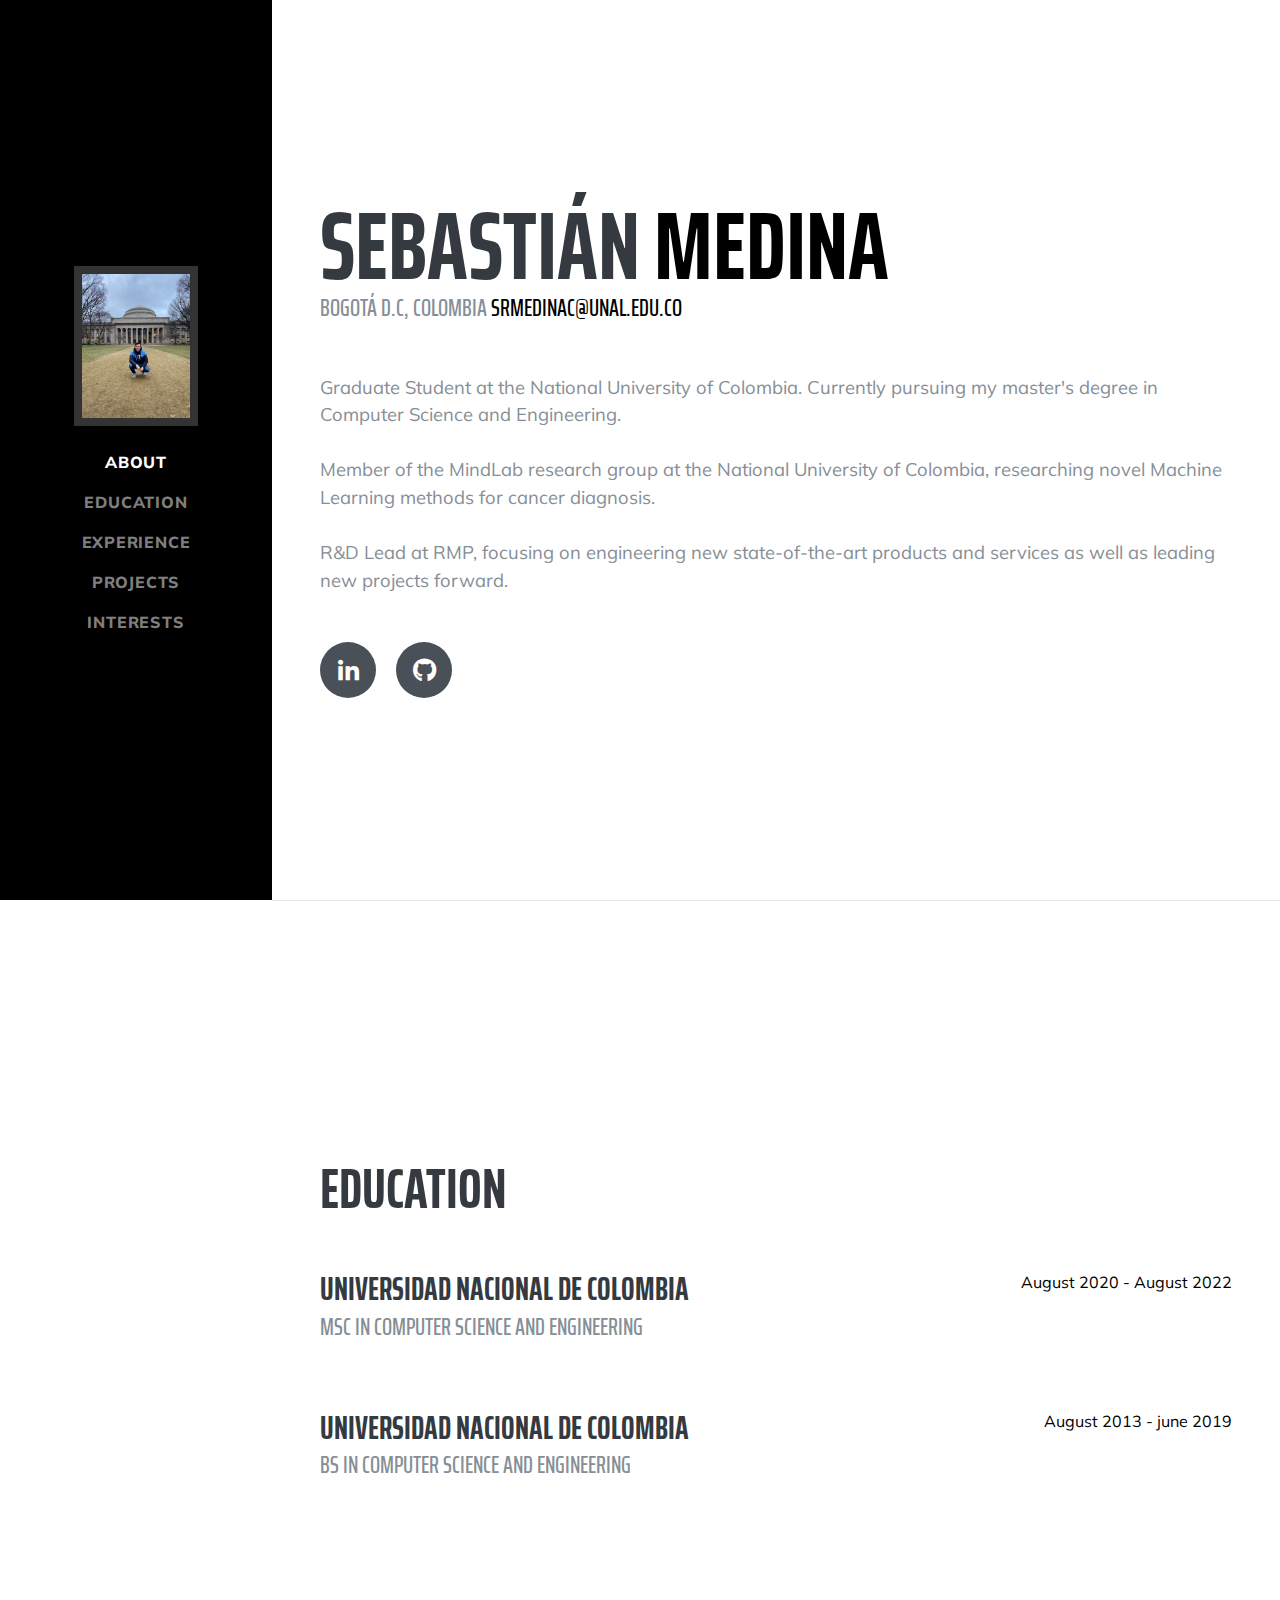
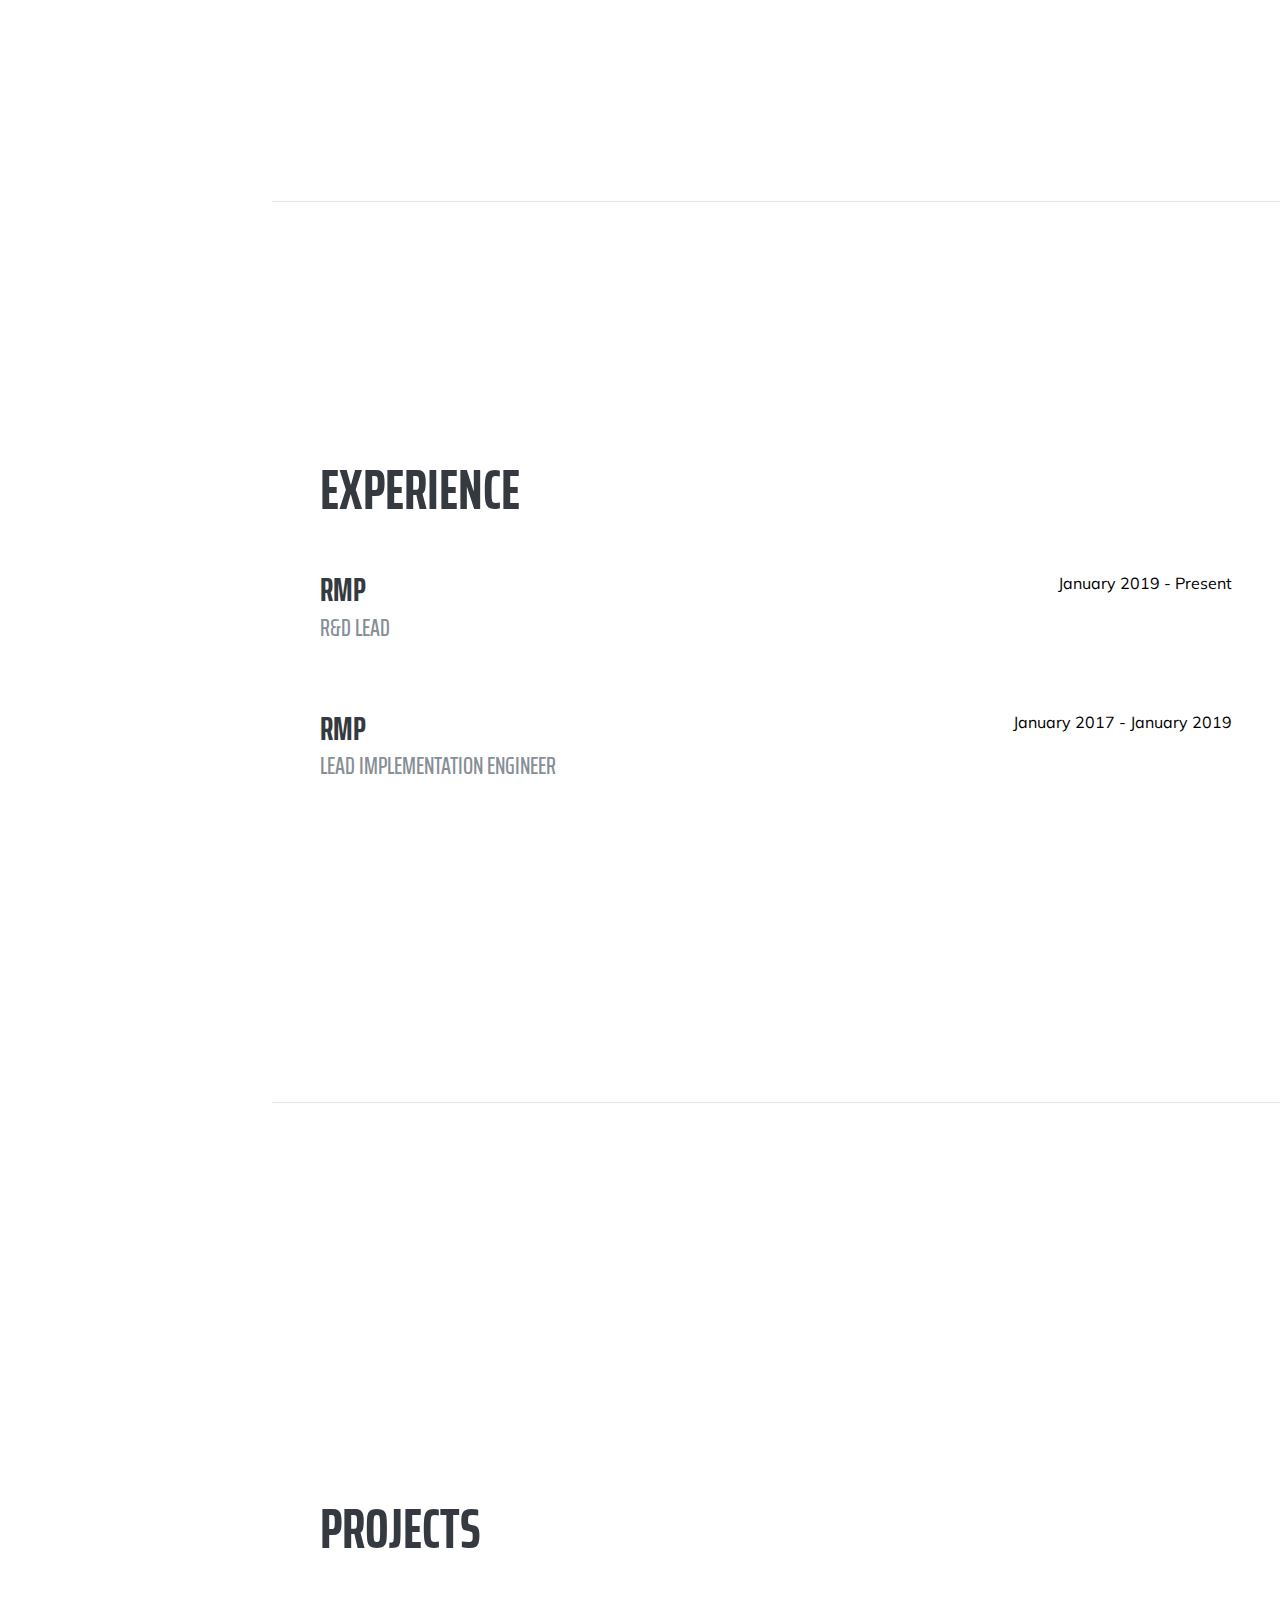
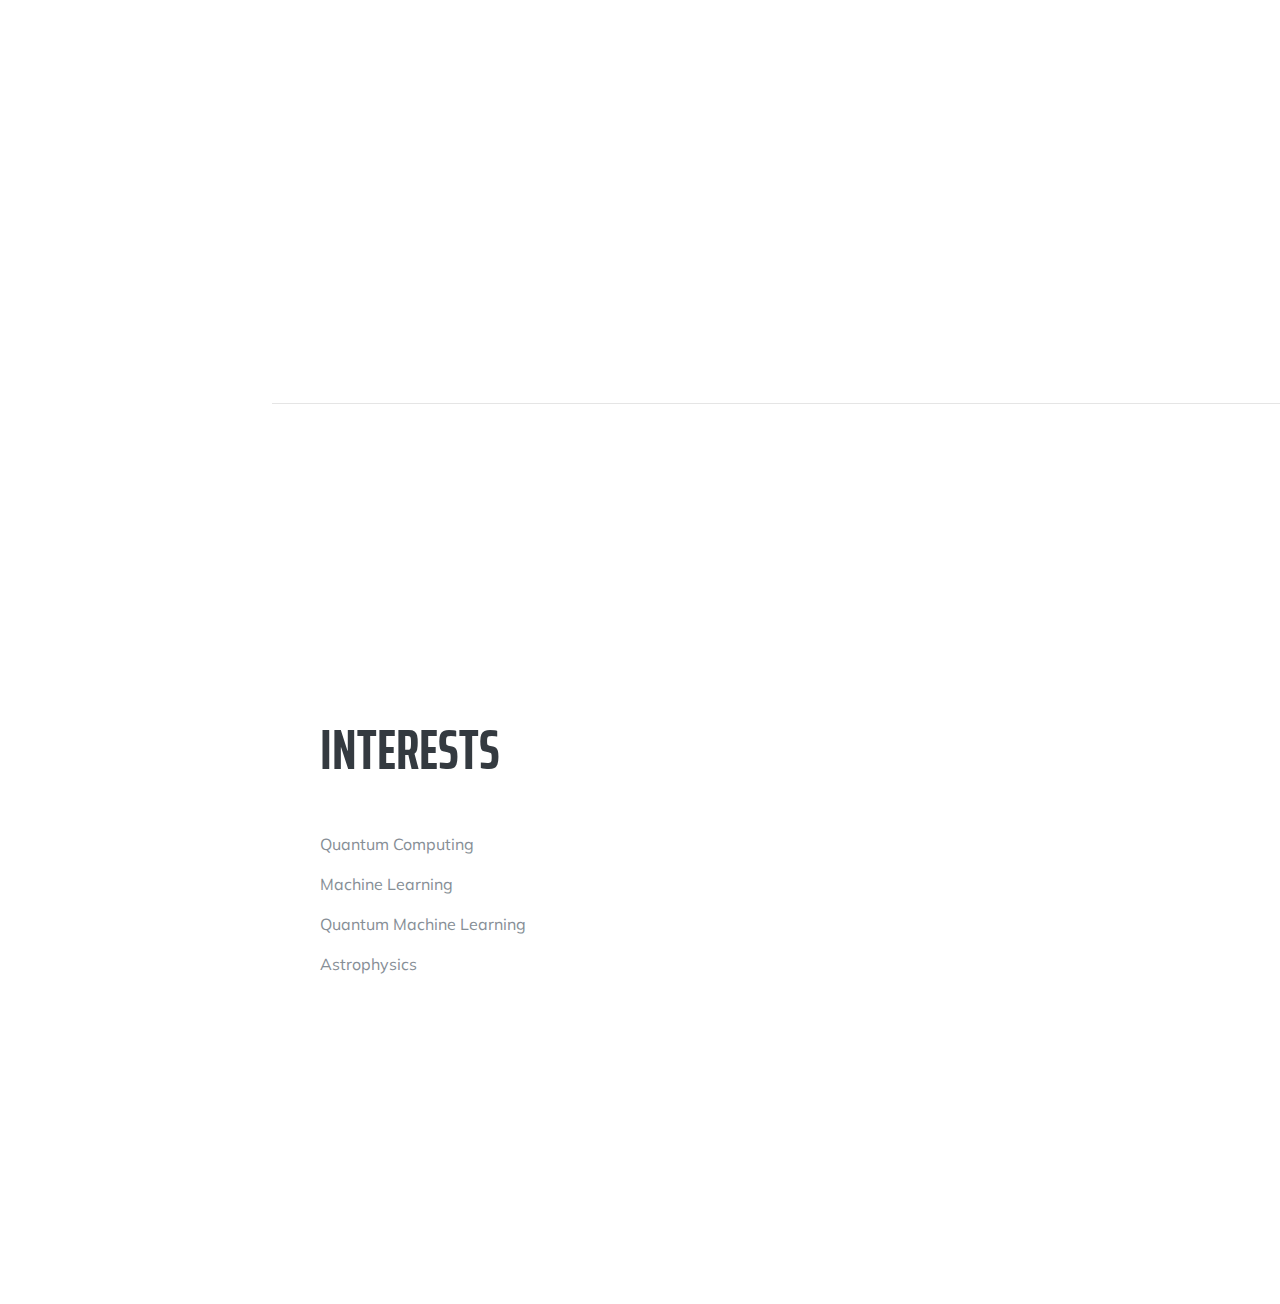
<file: index.html>
<!DOCTYPE html>
<html lang="en">

  <head>
    <link rel="icon" type="image/png" href="/img/favicon.ico"/>
    <meta charset="utf-8">
    <meta name="viewport" content="width=device-width, initial-scale=1, shrink-to-fit=no">
    <meta name="description" content="">
    <meta name="author" content="">

    <title>Sebastián Medina</title>

    <!-- Bootstrap core CSS -->
    <link href="vendor/bootstrap/css/bootstrap.min.css" rel="stylesheet">

    <!-- Custom fonts for this template -->
    <link href="https://fonts.googleapis.com/css?family=Saira+Extra+Condensed:500,700" rel="stylesheet">
    <link href="https://fonts.googleapis.com/css?family=Muli:400,400i,800,800i" rel="stylesheet">
    <link href="vendor/fontawesome-free/css/all.min.css" rel="stylesheet">

    <!-- Custom styles for this template -->
    <link href="css/resume.min.css" rel="stylesheet">

  </head>

  <body id="page-top">

    <nav class="navbar navbar-expand-lg navbar-dark bg-primary fixed-top" id="sideNav">
      <a class="navbar-brand js-scroll-trigger" href="#page-top">
        <span class="d-block d-lg-none">Sebastián Medina</span>
        <span class="d-none d-lg-block">
          <img class="img-profile mb-2" src="img/MIT.jpg" alt="">
        </span>
      </a>
      <button class="navbar-toggler" type="button" data-toggle="collapse" data-target="#navbarSupportedContent" aria-controls="navbarSupportedContent" aria-expanded="false" aria-label="Toggle navigation">
        <span class="navbar-toggler-icon"></span>
      </button>
      <div class="collapse navbar-collapse" id="navbarSupportedContent">
        <ul class="navbar-nav">
          <li class="nav-item">
            <a class="nav-link js-scroll-trigger" href="#about">About</a>
          </li>
          <li class="nav-item">
            <a class="nav-link js-scroll-trigger" href="#education">Education</a>
          </li>
          <li class="nav-item">
            <a class="nav-link js-scroll-trigger" href="#experience">Experience</a>
          </li>
          <li class="nav-item">
            <a class="nav-link js-scroll-trigger" href="#skills">Projects</a>
          </li>
          <li class="nav-item">
            <a class="nav-link js-scroll-trigger" href="#interests">Interests</a>
          </li>
        </ul>
      </div>
    </nav>

    <div class="container-fluid p-0">

      <section class="resume-section p-3 p-lg-5 d-flex d-column" id="about">
        <div class="my-auto">
          <h1 class="mb-0">Sebastián
            <span class="text-primary">Medina</span>
          </h1>
          <div class="subheading mb-5">Bogotá D.C, Colombia
            <a href="mailto:srmedinac@unal.edu.co">srmedinac@unal.edu.co</a>
          </div>
          <p class="lead mb-5">Graduate Student at the National University of Colombia. Currently pursuing my master's degree in Computer Science and Engineering. <br><br>Member of the MindLab research group at the National University of Colombia, researching novel Machine Learning methods for cancer diagnosis.  <br><br> R&D Lead at RMP, focusing on engineering new state-of-the-art products and services as well as leading new projects forward.</p>
          <div class="social-icons">
            <a href="https://www.linkedin.com/in/srmedinac/">
              <i class="fab fa-linkedin-in"></i>
            </a>
            <a href="https://github.com/srmedinac">
              <i class="fab fa-github"></i>
            </a>
          </div>
        </div>
      </section>
      <hr class="m-0">

      <section class="resume-section p-3 p-lg-5 d-flex flex-column" id="education">
        <div class="my-auto">
          <h2 class="mb-5">Education</h2>
          <div class="resume-item d-flex flex-column flex-md-row mb-5">
            <div class="resume-content mr-auto">
              <h3 class="mb-0">Universidad Nacional de Colombia</h3>
              <div class="subheading mb-3">MSc in Computer Science and Engineering</div>
              
            </div>
            <div class="resume-date text-md-right">
              <span class="text-primary">August 2020 - August 2022</span>
            </div>
            </div>
          <div class="resume-item d-flex flex-column flex-md-row mb-5">
            <div class="resume-content mr-auto">
              <h3 class="mb-0">Universidad Nacional de Colombia</h3>
              <div class="subheading mb-3">BS in Computer Science and Engineering</div>
              
            </div>
            <div class="resume-date text-md-right">
              <span class="text-primary">August 2013 - june 2019</span>
            </div>
            </div>
        </div>
      </section>
      <hr class="m-0">
      <section class="resume-section p-3 p-lg-5 d-flex flex-column" id="experience">
        <div class="my-auto">
          <h2 class="mb-5">Experience</h2>
          <div class="resume-item d-flex flex-column flex-md-row mb-5">
            <div class="resume-content mr-auto">
              <h3 class="mb-0">RMP</h3>
              <div class="subheading mb-3">R&D Lead</div>
              
            </div>
            <div class="resume-date text-md-right">
              <span class="text-primary">January 2019 - Present</span>
            </div>
            </div>
          <div class="resume-item d-flex flex-column flex-md-row mb-5">
            <div class="resume-content mr-auto">
              <h3 class="mb-0">RMP</h3>
              <div class="subheading mb-3">Lead Implementation Engineer</div>
              
            </div>
            <div class="resume-date text-md-right">
              <span class="text-primary">January 2017 - January 2019</span>
            </div>
            </div>
        </div>
      </section>

      <hr class="m-0">

      <section class="resume-section p-3 p-lg-5 d-flex flex-column" id="skills">
        <div class="my-auto">
          <h2 class="mb-5">Projects</h2>

          
      </section>

      <hr class="m-0">

      <section class="resume-section p-3 p-lg-5 d-flex flex-column" id="interests">
        <div class="my-auto">
          <h2 class="mb-5">Interests</h2>
          <p>Quantum Computing</p><p>Machine Learning</p><p>Quantum Machine Learning</p><p>Astrophysics</p>
          
        </div>
      </section>
    </div>

    <!-- Bootstrap core JavaScript -->
    <script src="vendor/jquery/jquery.min.js"></script>
    <script src="vendor/bootstrap/js/bootstrap.bundle.min.js"></script>

    <!-- Plugin JavaScript -->
    <script src="vendor/jquery-easing/jquery.easing.min.js"></script>

    <!-- Custom scripts for this template -->
    <script src="js/resume.min.js"></script>

  </body>

</html>
</file>
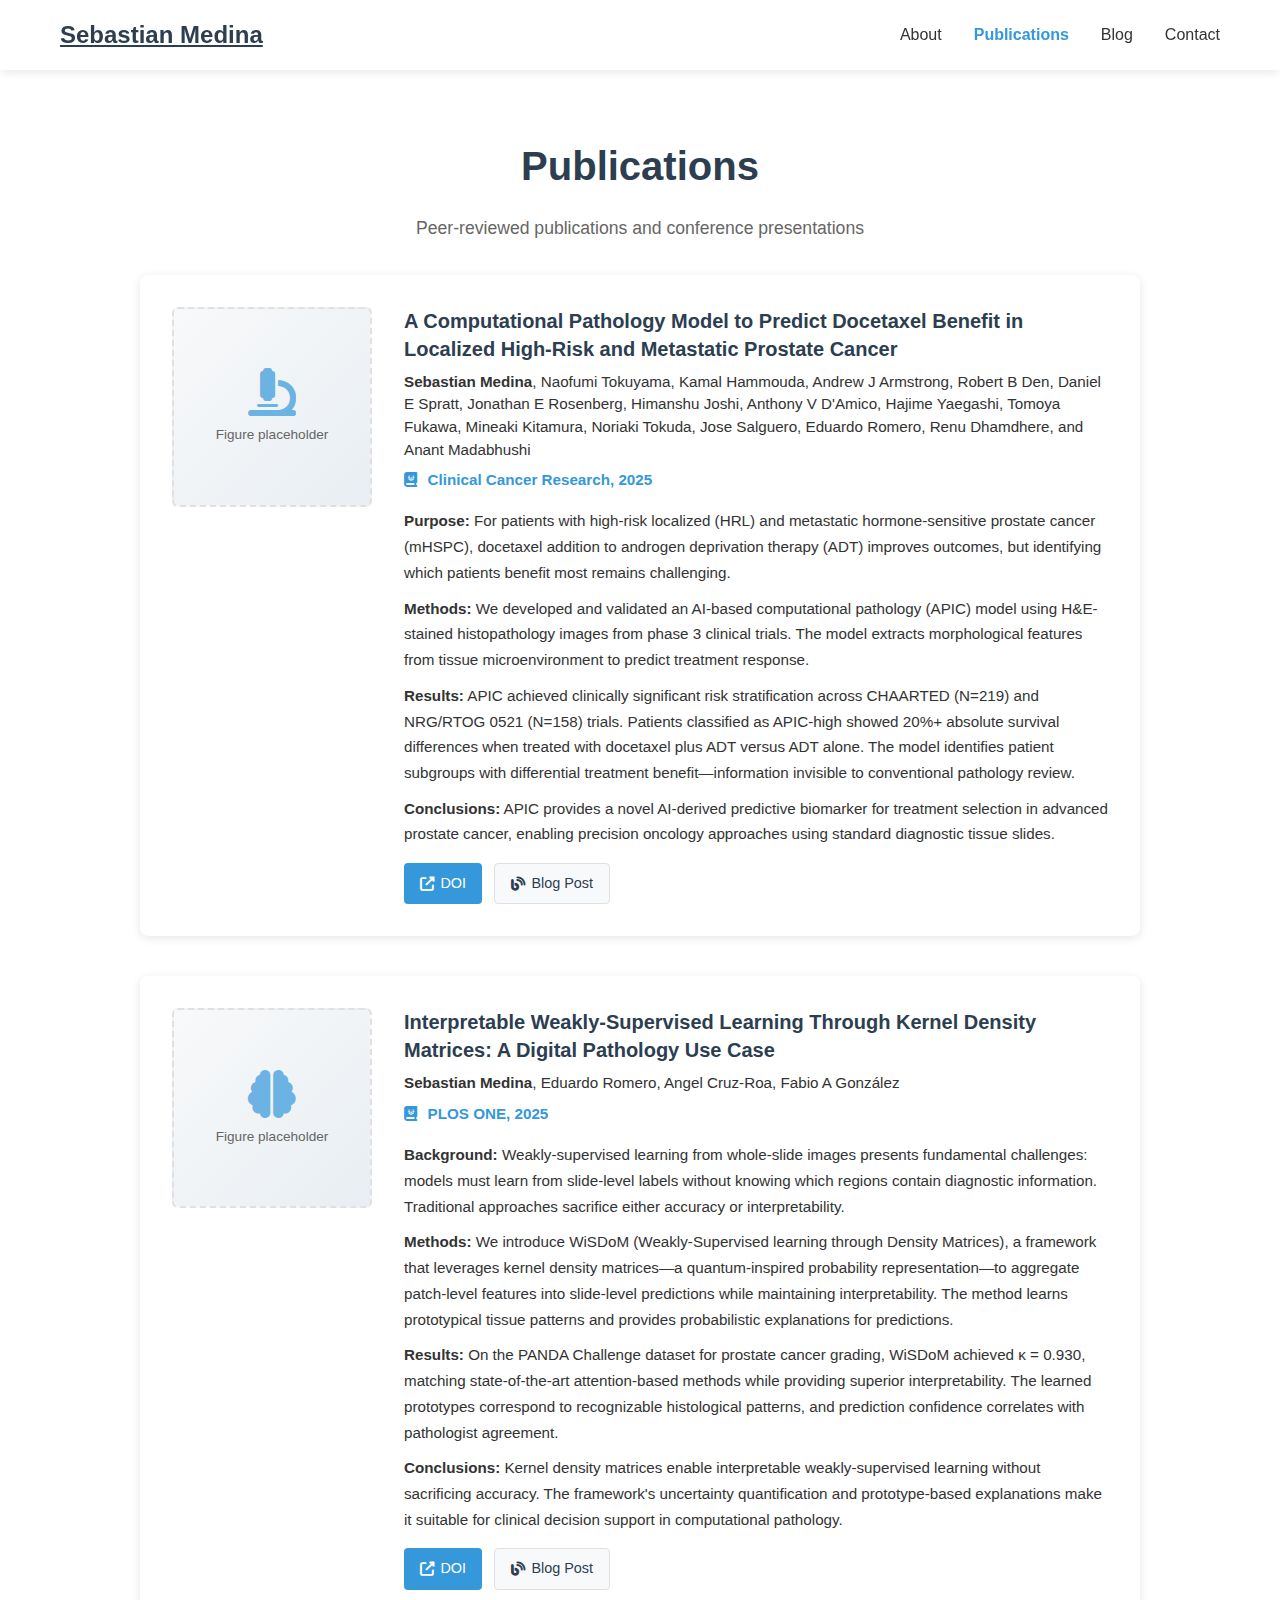
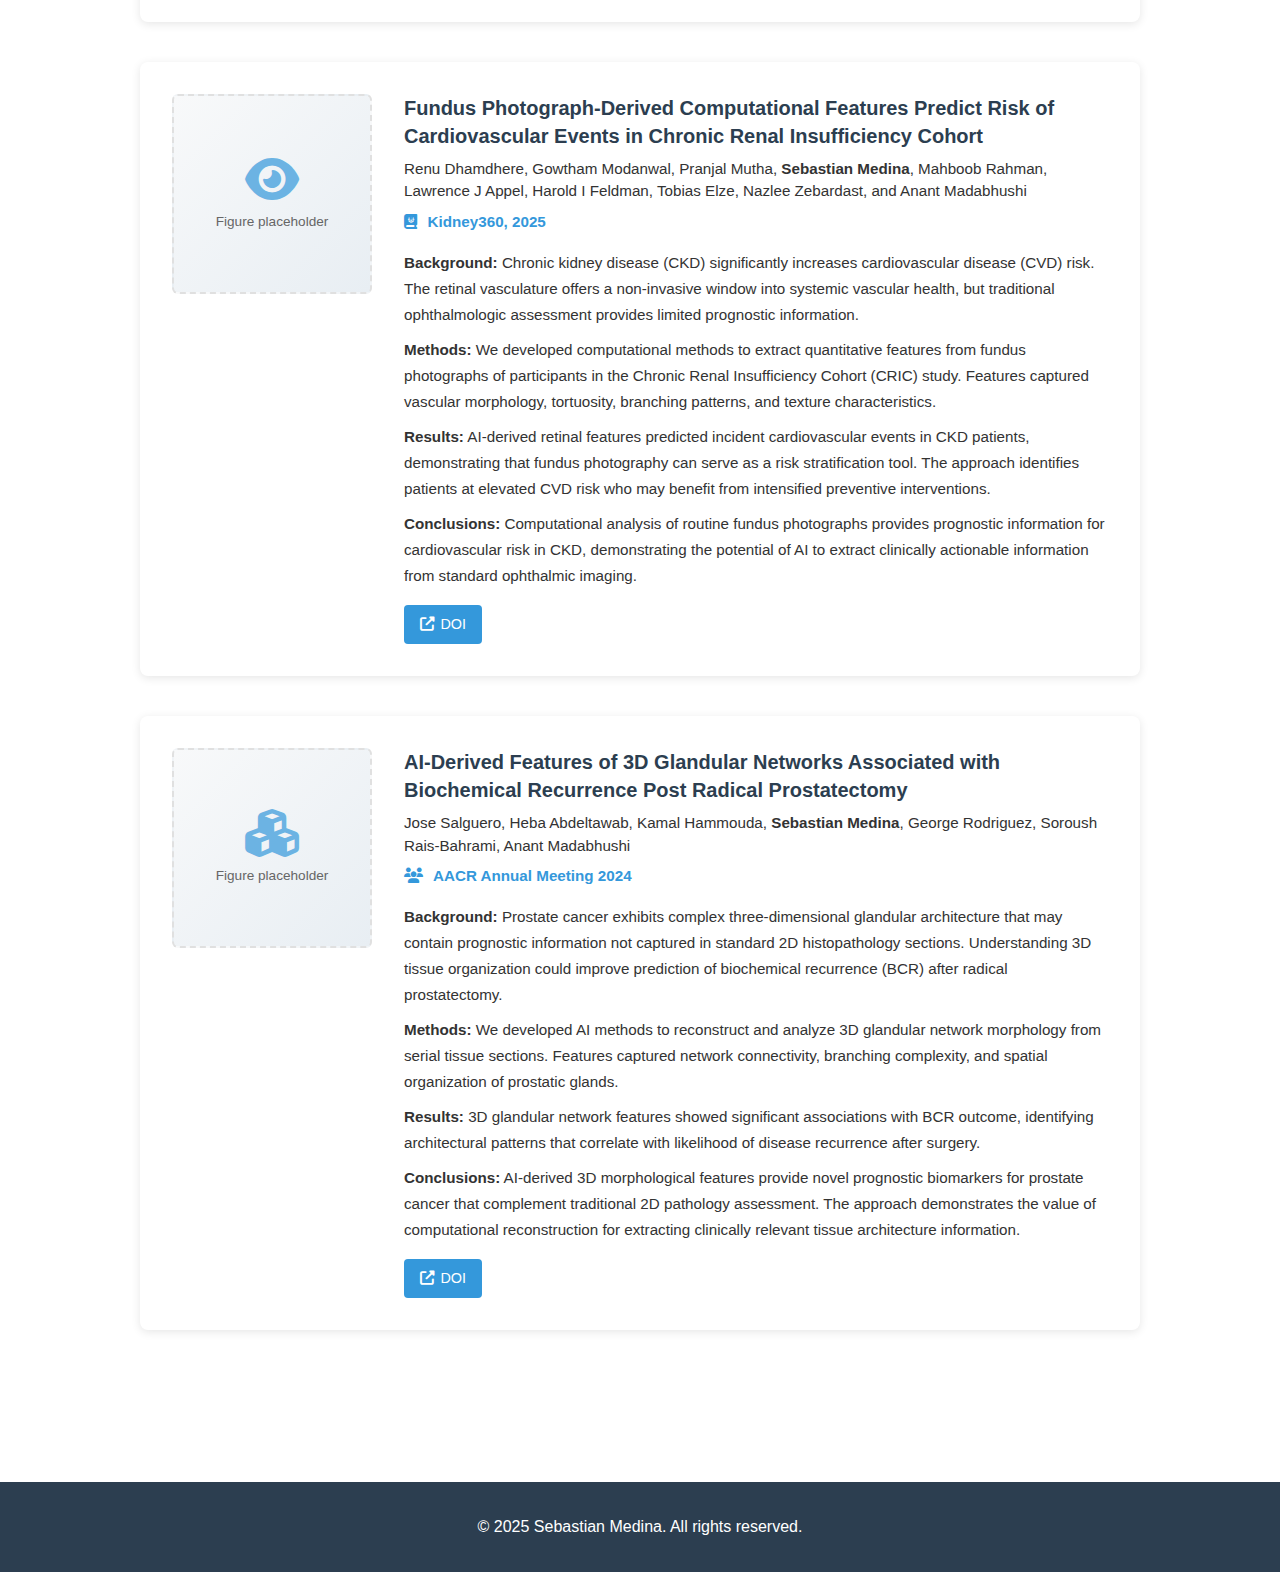
<file: publications.html>
<!DOCTYPE html>
<html lang="en">
<head>
    <meta charset="UTF-8">
    <meta name="viewport" content="width=device-width, initial-scale=1.0">
    <title>Publications - Sebastian Medina</title>

    <!-- SEO Meta Tags -->
    <meta name="description" content="Publications by Sebastian Medina in computational pathology, AI-based precision oncology, and machine learning for medical imaging.">
    <meta name="author" content="Sebastian Medina">
    <meta name="keywords" content="Sebastian Medina, publications, computational pathology, AI, machine learning, prostate cancer, precision oncology">

    <!-- Open Graph Meta Tags -->
    <meta property="og:title" content="Publications - Sebastian Medina">
    <meta property="og:description" content="Publications in computational pathology and AI-based precision oncology">
    <meta property="og:type" content="website">
    <meta property="og:url" content="https://srmedinac.github.io/publications.html">
    <meta property="og:site_name" content="Sebastian Medina">

    <!-- Twitter Card Meta Tags -->
    <meta name="twitter:card" content="summary">
    <meta name="twitter:title" content="Publications - Sebastian Medina">
    <meta name="twitter:description" content="Publications in computational pathology and AI-based precision oncology">

    <!-- Canonical URL -->
    <link rel="canonical" href="https://srmedinac.github.io/publications.html">

    <!-- Favicon -->
    <link rel="icon" type="image/svg+xml" href="/favicon.svg">
    <link rel="icon" type="image/x-icon" href="/favicon.ico">
    <link rel="icon" type="image/png" sizes="32x32" href="/favicon-32x32.png">
    <link rel="icon" type="image/png" sizes="16x16" href="/favicon-16x16.png">
    <link rel="apple-touch-icon" sizes="180x180" href="/apple-touch-icon.png">

    <link rel="stylesheet" href="styles.css">
    <link rel="stylesheet" href="https://cdnjs.cloudflare.com/ajax/libs/font-awesome/6.4.0/css/all.min.css">
</head>
<body>
    <nav class="navbar">
        <div class="container">
            <a href="index.html" class="nav-brand">Sebastian Medina</a>
            <ul class="nav-menu">
                <li><a href="index.html#about">About</a></li>
                <li><a href="publications.html" class="active">Publications</a></li>
                <li><a href="index.html#blog">Blog</a></li>
                <li><a href="index.html#contact">Contact</a></li>
            </ul>
        </div>
    </nav>

    <section class="section">
        <div class="container">
            <h2>Publications</h2>
            <p class="section-intro">Peer-reviewed publications and conference presentations</p>

            <div class="pub-list">
                <!-- Publication 1: APIC/Docetaxel -->
                <article class="pub-card">
                    <div class="pub-thumbnail">
                        <div class="pub-thumbnail-placeholder">
                            <i class="fas fa-microscope"></i>
                            <span>Figure placeholder</span>
                        </div>
                    </div>
                    <div class="pub-content">
                        <h3 class="pub-title">A Computational Pathology Model to Predict Docetaxel Benefit in Localized High-Risk and Metastatic Prostate Cancer</h3>
                        <p class="pub-authors"><strong>Sebastian Medina</strong>, Naofumi Tokuyama, Kamal Hammouda, Andrew J Armstrong, Robert B Den, Daniel E Spratt, Jonathan E Rosenberg, Himanshu Joshi, Anthony V D'Amico, Hajime Yaegashi, Tomoya Fukawa, Mineaki Kitamura, Noriaki Tokuda, Jose Salguero, Eduardo Romero, Renu Dhamdhere, and Anant Madabhushi</p>
                        <p class="pub-venue"><i class="fas fa-journal-whills"></i> Clinical Cancer Research, 2025</p>
                        <div class="pub-abstract">
                            <p><strong>Purpose:</strong> For patients with high-risk localized (HRL) and metastatic hormone-sensitive prostate cancer (mHSPC), docetaxel addition to androgen deprivation therapy (ADT) improves outcomes, but identifying which patients benefit most remains challenging.</p>
                            <p><strong>Methods:</strong> We developed and validated an AI-based computational pathology (APIC) model using H&E-stained histopathology images from phase 3 clinical trials. The model extracts morphological features from tissue microenvironment to predict treatment response.</p>
                            <p><strong>Results:</strong> APIC achieved clinically significant risk stratification across CHAARTED (N=219) and NRG/RTOG 0521 (N=158) trials. Patients classified as APIC-high showed 20%+ absolute survival differences when treated with docetaxel plus ADT versus ADT alone. The model identifies patient subgroups with differential treatment benefit—information invisible to conventional pathology review.</p>
                            <p><strong>Conclusions:</strong> APIC provides a novel AI-derived predictive biomarker for treatment selection in advanced prostate cancer, enabling precision oncology approaches using standard diagnostic tissue slides.</p>
                        </div>
                        <div class="pub-links">
                            <a href="https://doi.org/10.1158/1078-0432.CCR-25-3327" class="btn-pub" target="_blank"><i class="fas fa-external-link-alt"></i> DOI</a>
                            <a href="blog/apic-docetaxel-prediction.html" class="btn-pub btn-pub-secondary"><i class="fas fa-blog"></i> Blog Post</a>
                        </div>
                    </div>
                </article>

                <!-- Publication 2: WiSDoM/PLOS ONE -->
                <article class="pub-card">
                    <div class="pub-thumbnail">
                        <div class="pub-thumbnail-placeholder">
                            <i class="fas fa-brain"></i>
                            <span>Figure placeholder</span>
                        </div>
                    </div>
                    <div class="pub-content">
                        <h3 class="pub-title">Interpretable Weakly-Supervised Learning Through Kernel Density Matrices: A Digital Pathology Use Case</h3>
                        <p class="pub-authors"><strong>Sebastian Medina</strong>, Eduardo Romero, Angel Cruz-Roa, Fabio A González</p>
                        <p class="pub-venue"><i class="fas fa-journal-whills"></i> PLOS ONE, 2025</p>
                        <div class="pub-abstract">
                            <p><strong>Background:</strong> Weakly-supervised learning from whole-slide images presents fundamental challenges: models must learn from slide-level labels without knowing which regions contain diagnostic information. Traditional approaches sacrifice either accuracy or interpretability.</p>
                            <p><strong>Methods:</strong> We introduce WiSDoM (Weakly-Supervised learning through Density Matrices), a framework that leverages kernel density matrices—a quantum-inspired probability representation—to aggregate patch-level features into slide-level predictions while maintaining interpretability. The method learns prototypical tissue patterns and provides probabilistic explanations for predictions.</p>
                            <p><strong>Results:</strong> On the PANDA Challenge dataset for prostate cancer grading, WiSDoM achieved κ = 0.930, matching state-of-the-art attention-based methods while providing superior interpretability. The learned prototypes correspond to recognizable histological patterns, and prediction confidence correlates with pathologist agreement.</p>
                            <p><strong>Conclusions:</strong> Kernel density matrices enable interpretable weakly-supervised learning without sacrificing accuracy. The framework's uncertainty quantification and prototype-based explanations make it suitable for clinical decision support in computational pathology.</p>
                        </div>
                        <div class="pub-links">
                            <a href="https://doi.org/10.1371/journal.pone.0335826" class="btn-pub" target="_blank"><i class="fas fa-external-link-alt"></i> DOI</a>
                            <a href="blog/wisdom-kernel-density-matrices.html" class="btn-pub btn-pub-secondary"><i class="fas fa-blog"></i> Blog Post</a>
                        </div>
                    </div>
                </article>

                <!-- Publication 3: Fundus/Kidney360 -->
                <article class="pub-card">
                    <div class="pub-thumbnail">
                        <div class="pub-thumbnail-placeholder">
                            <i class="fas fa-eye"></i>
                            <span>Figure placeholder</span>
                        </div>
                    </div>
                    <div class="pub-content">
                        <h3 class="pub-title">Fundus Photograph-Derived Computational Features Predict Risk of Cardiovascular Events in Chronic Renal Insufficiency Cohort</h3>
                        <p class="pub-authors">Renu Dhamdhere, Gowtham Modanwal, Pranjal Mutha, <strong>Sebastian Medina</strong>, Mahboob Rahman, Lawrence J Appel, Harold I Feldman, Tobias Elze, Nazlee Zebardast, and Anant Madabhushi</p>
                        <p class="pub-venue"><i class="fas fa-journal-whills"></i> Kidney360, 2025</p>
                        <div class="pub-abstract">
                            <p><strong>Background:</strong> Chronic kidney disease (CKD) significantly increases cardiovascular disease (CVD) risk. The retinal vasculature offers a non-invasive window into systemic vascular health, but traditional ophthalmologic assessment provides limited prognostic information.</p>
                            <p><strong>Methods:</strong> We developed computational methods to extract quantitative features from fundus photographs of participants in the Chronic Renal Insufficiency Cohort (CRIC) study. Features captured vascular morphology, tortuosity, branching patterns, and texture characteristics.</p>
                            <p><strong>Results:</strong> AI-derived retinal features predicted incident cardiovascular events in CKD patients, demonstrating that fundus photography can serve as a risk stratification tool. The approach identifies patients at elevated CVD risk who may benefit from intensified preventive interventions.</p>
                            <p><strong>Conclusions:</strong> Computational analysis of routine fundus photographs provides prognostic information for cardiovascular risk in CKD, demonstrating the potential of AI to extract clinically actionable information from standard ophthalmic imaging.</p>
                        </div>
                        <div class="pub-links">
                            <a href="https://doi.org/10.34067/kid.0000000955" class="btn-pub" target="_blank"><i class="fas fa-external-link-alt"></i> DOI</a>
                        </div>
                    </div>
                </article>

                <!-- Publication 4: AACR 3D Glandular -->
                <article class="pub-card">
                    <div class="pub-thumbnail">
                        <div class="pub-thumbnail-placeholder">
                            <i class="fas fa-cubes"></i>
                            <span>Figure placeholder</span>
                        </div>
                    </div>
                    <div class="pub-content">
                        <h3 class="pub-title">AI-Derived Features of 3D Glandular Networks Associated with Biochemical Recurrence Post Radical Prostatectomy</h3>
                        <p class="pub-authors">Jose Salguero, Heba Abdeltawab, Kamal Hammouda, <strong>Sebastian Medina</strong>, George Rodriguez, Soroush Rais-Bahrami, Anant Madabhushi</p>
                        <p class="pub-venue"><i class="fas fa-users"></i> AACR Annual Meeting 2024</p>
                        <div class="pub-abstract">
                            <p><strong>Background:</strong> Prostate cancer exhibits complex three-dimensional glandular architecture that may contain prognostic information not captured in standard 2D histopathology sections. Understanding 3D tissue organization could improve prediction of biochemical recurrence (BCR) after radical prostatectomy.</p>
                            <p><strong>Methods:</strong> We developed AI methods to reconstruct and analyze 3D glandular network morphology from serial tissue sections. Features captured network connectivity, branching complexity, and spatial organization of prostatic glands.</p>
                            <p><strong>Results:</strong> 3D glandular network features showed significant associations with BCR outcome, identifying architectural patterns that correlate with likelihood of disease recurrence after surgery.</p>
                            <p><strong>Conclusions:</strong> AI-derived 3D morphological features provide novel prognostic biomarkers for prostate cancer that complement traditional 2D pathology assessment. The approach demonstrates the value of computational reconstruction for extracting clinically relevant tissue architecture information.</p>
                        </div>
                        <div class="pub-links">
                            <a href="https://doi.org/10.1158/1538-7445.AM2024-3516" class="btn-pub" target="_blank"><i class="fas fa-external-link-alt"></i> DOI</a>
                        </div>
                    </div>
                </article>
            </div>
        </div>
    </section>

    <footer class="footer">
        <div class="container">
            <p>&copy; 2025 Sebastian Medina. All rights reserved.</p>
        </div>
    </footer>
</body>
</html>
</file>
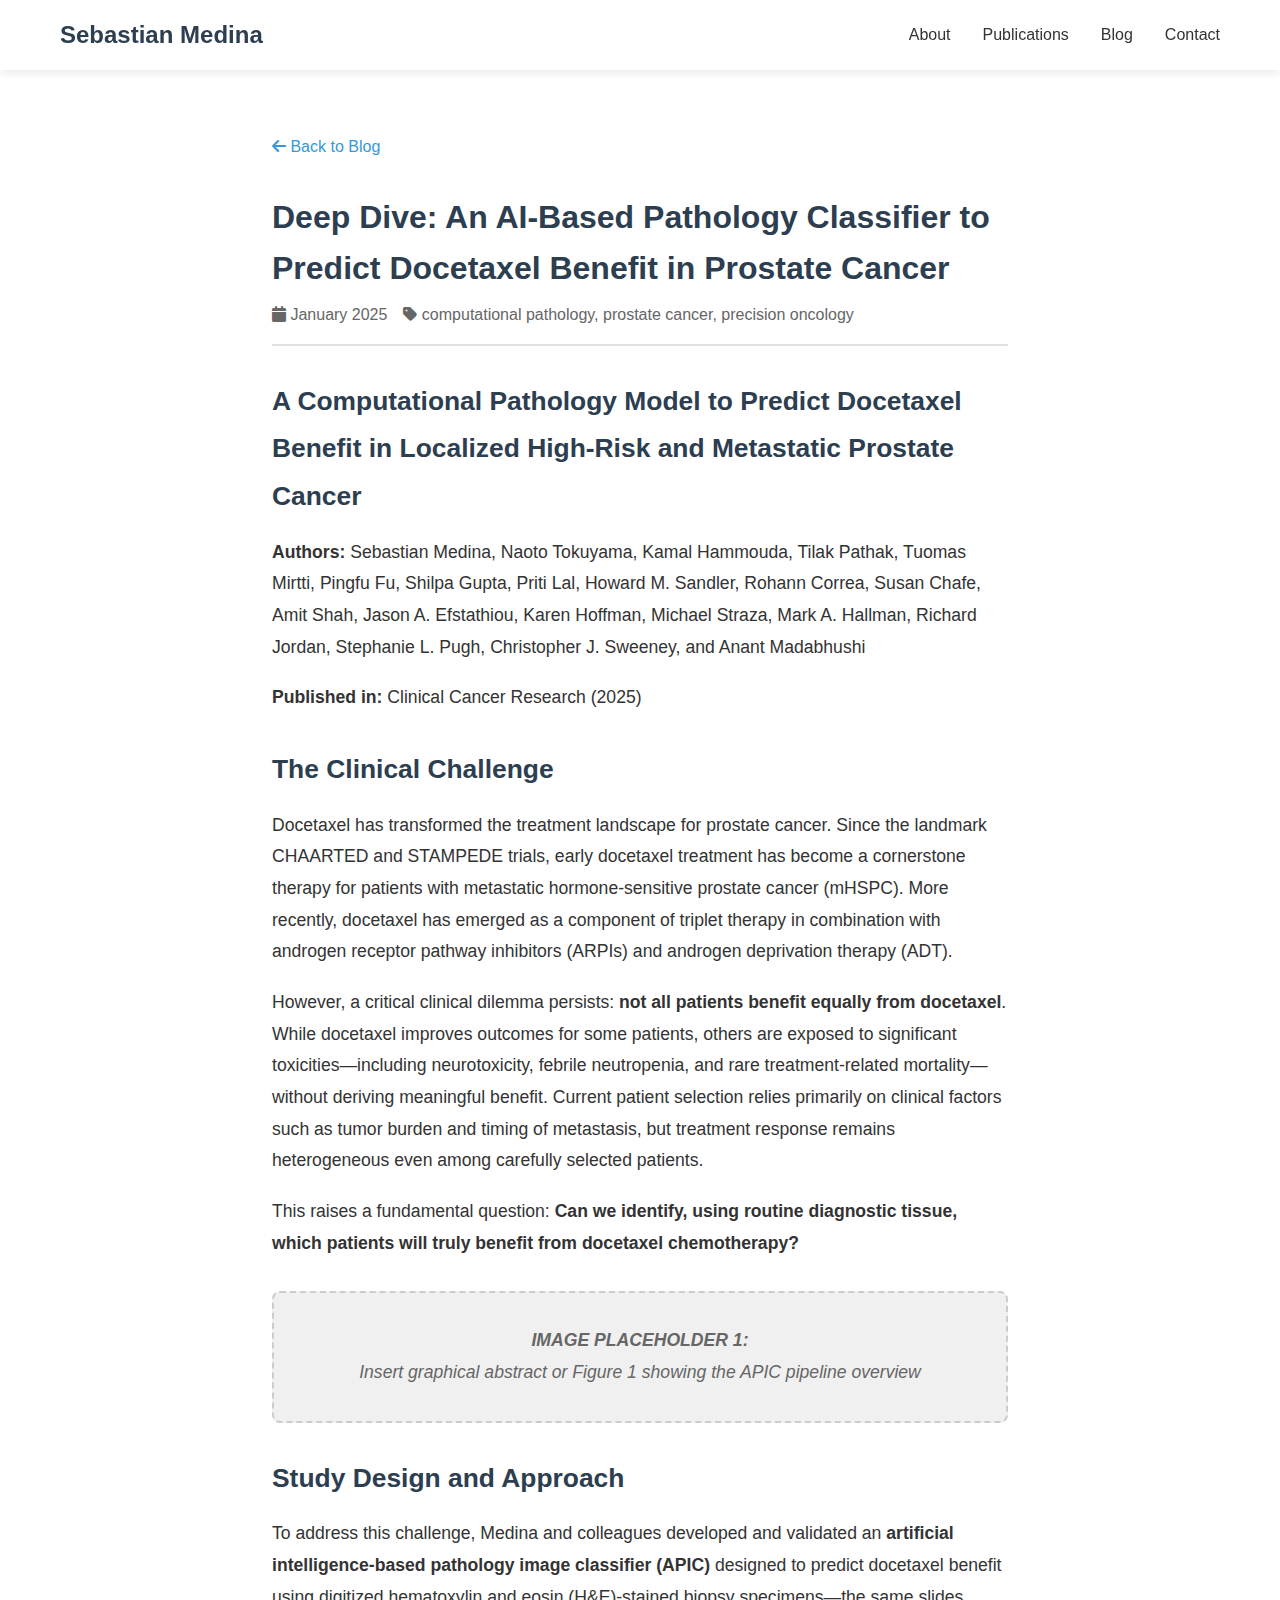
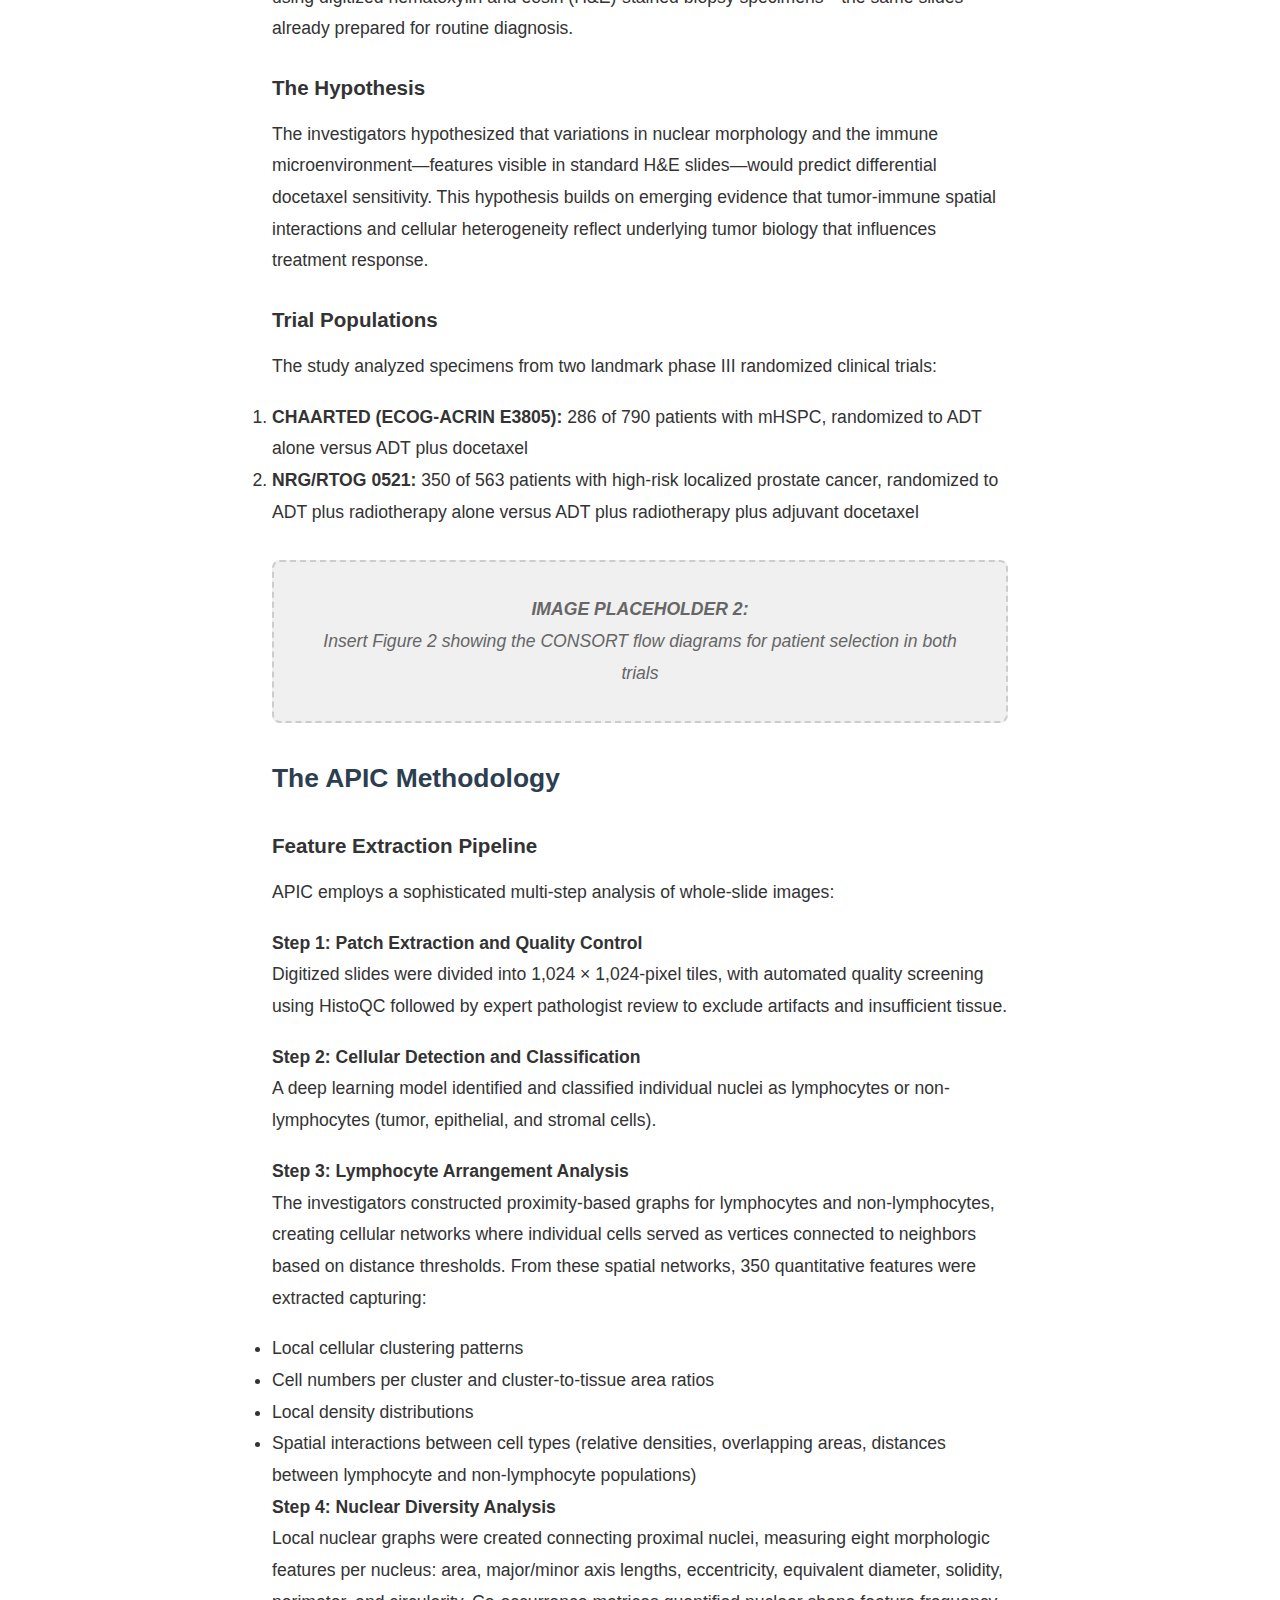
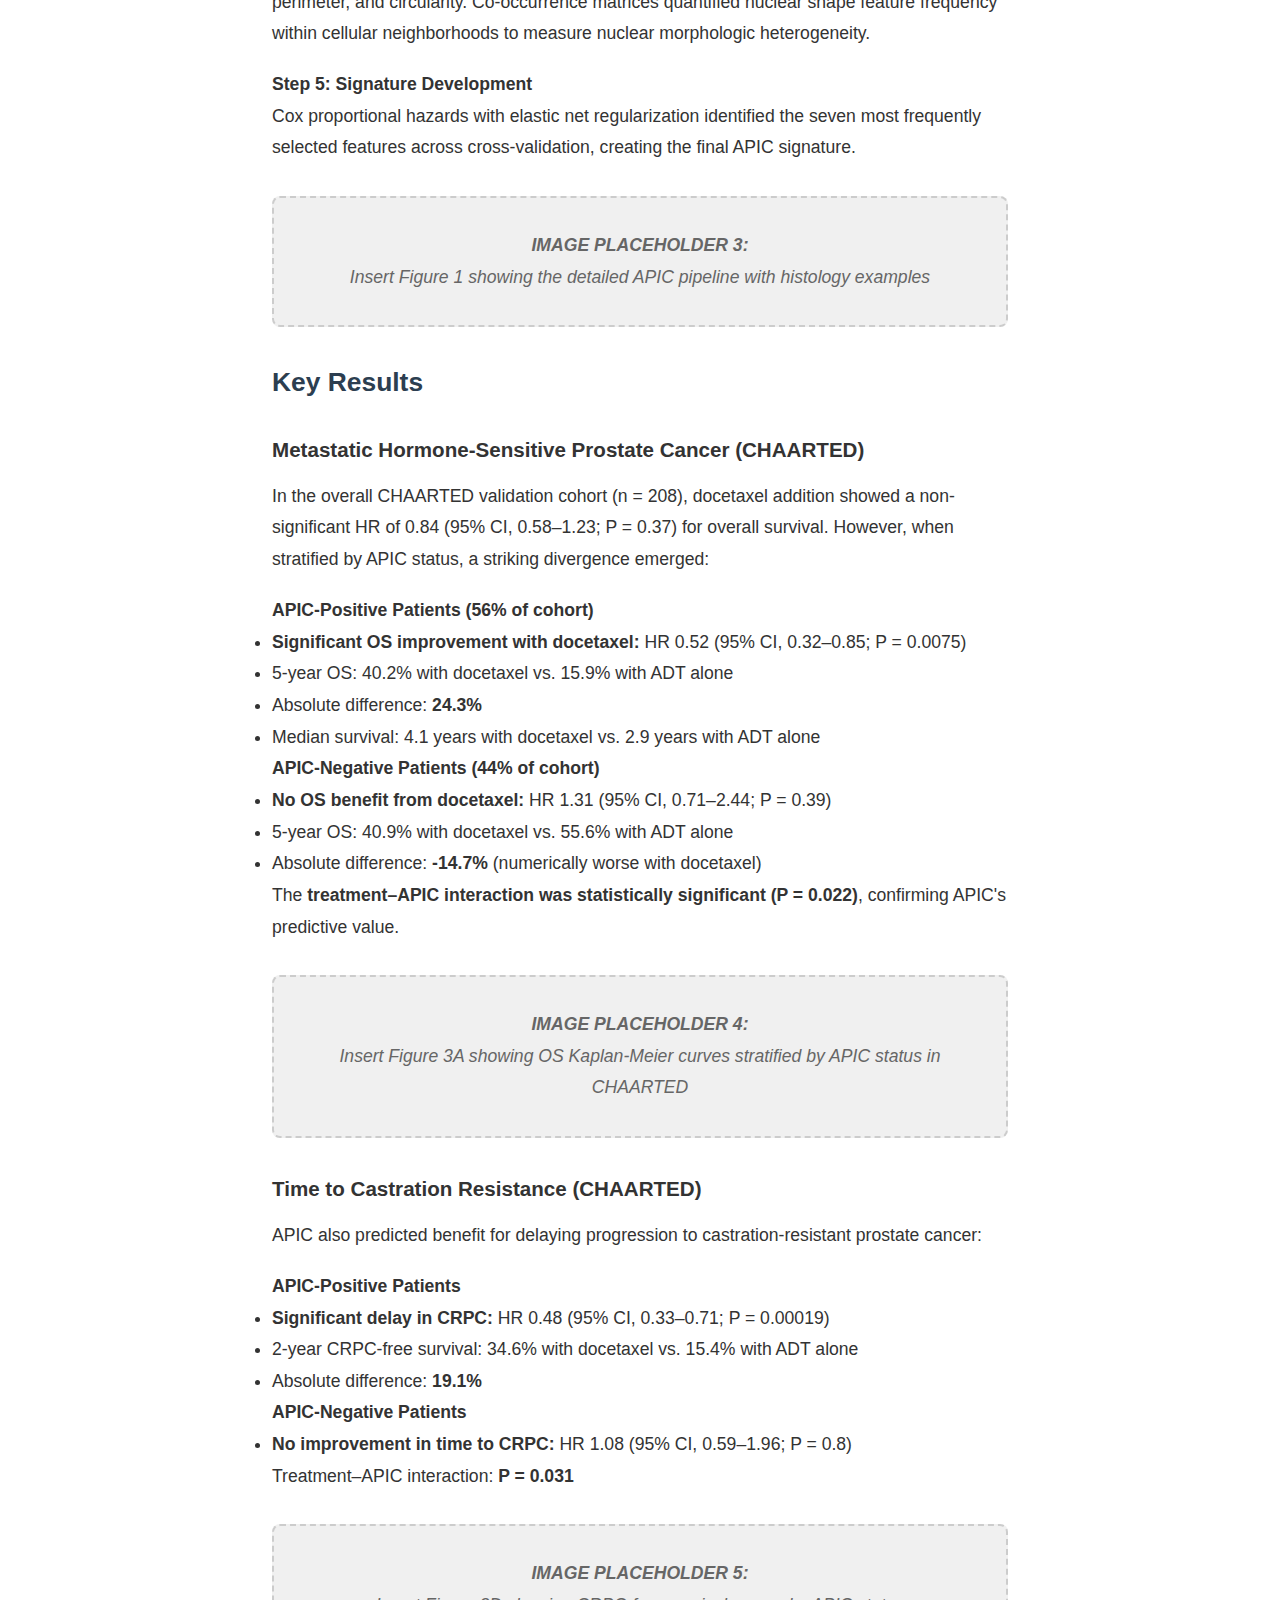
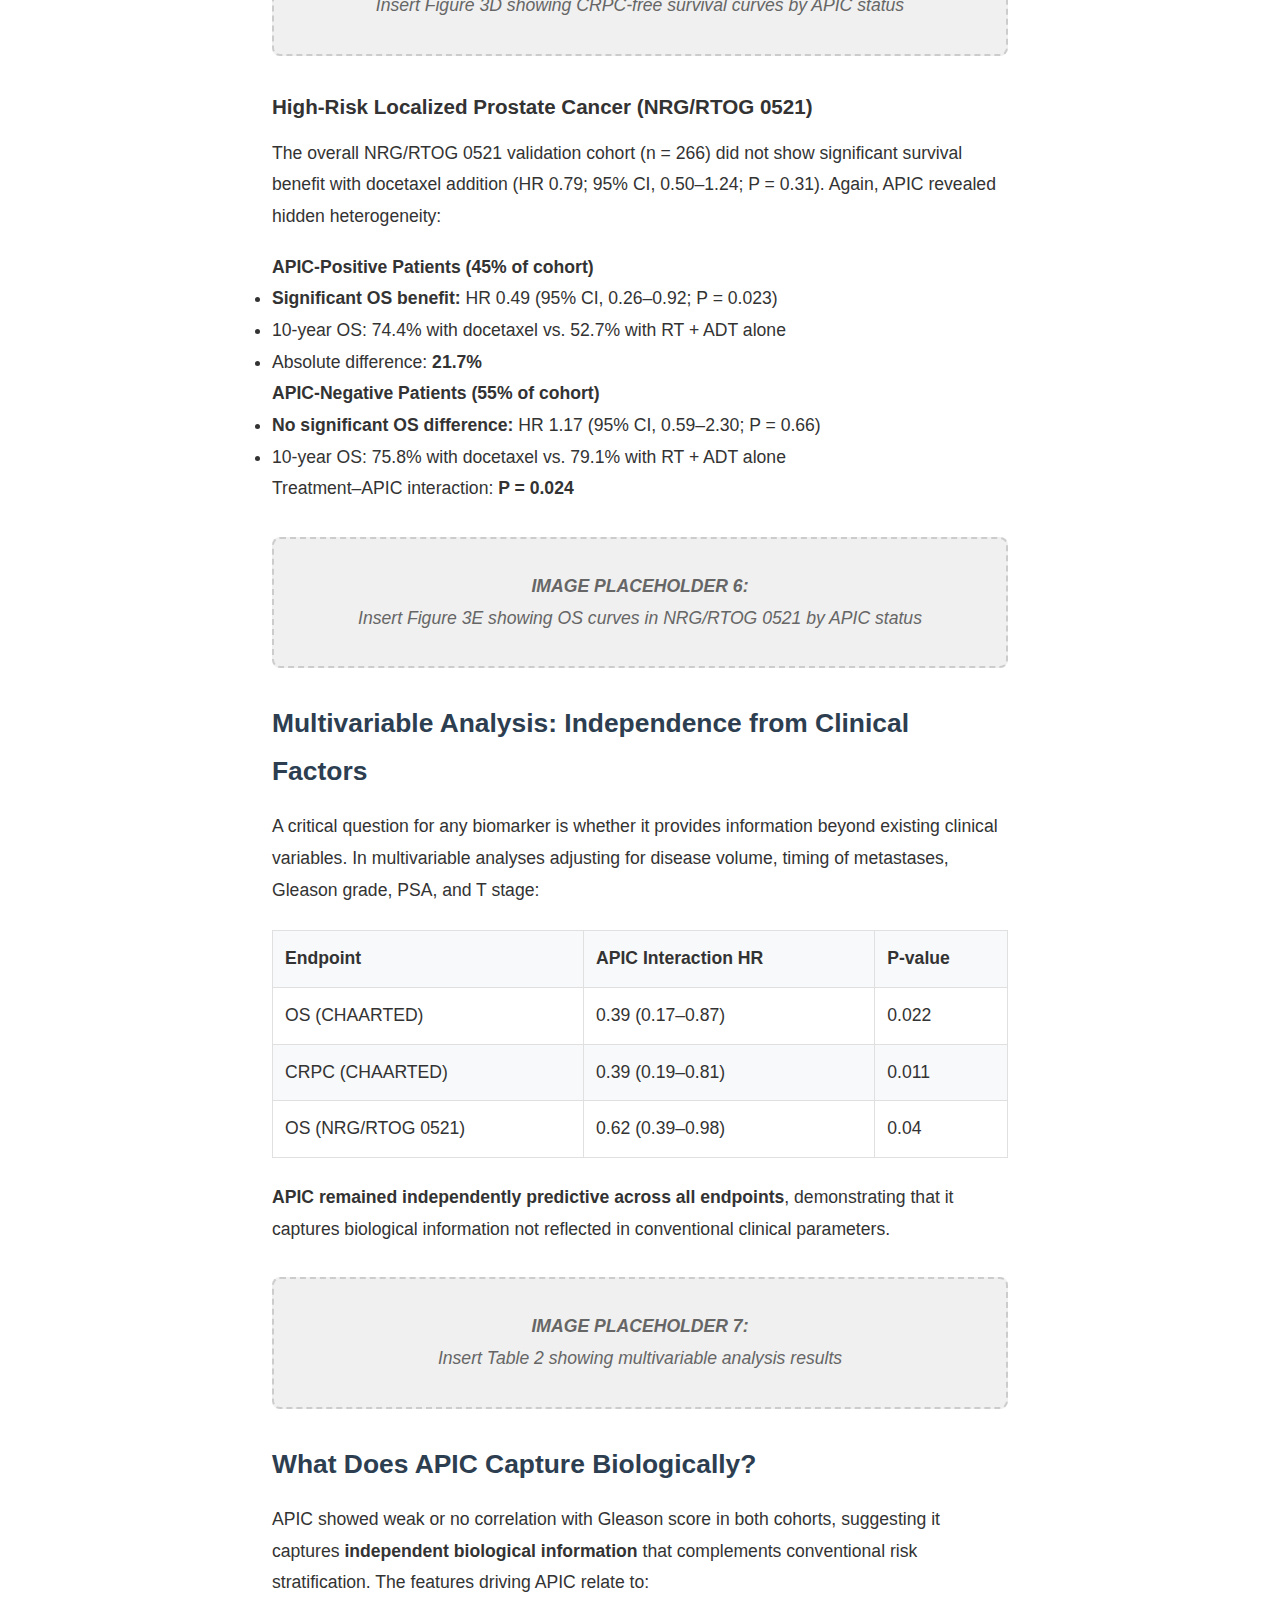
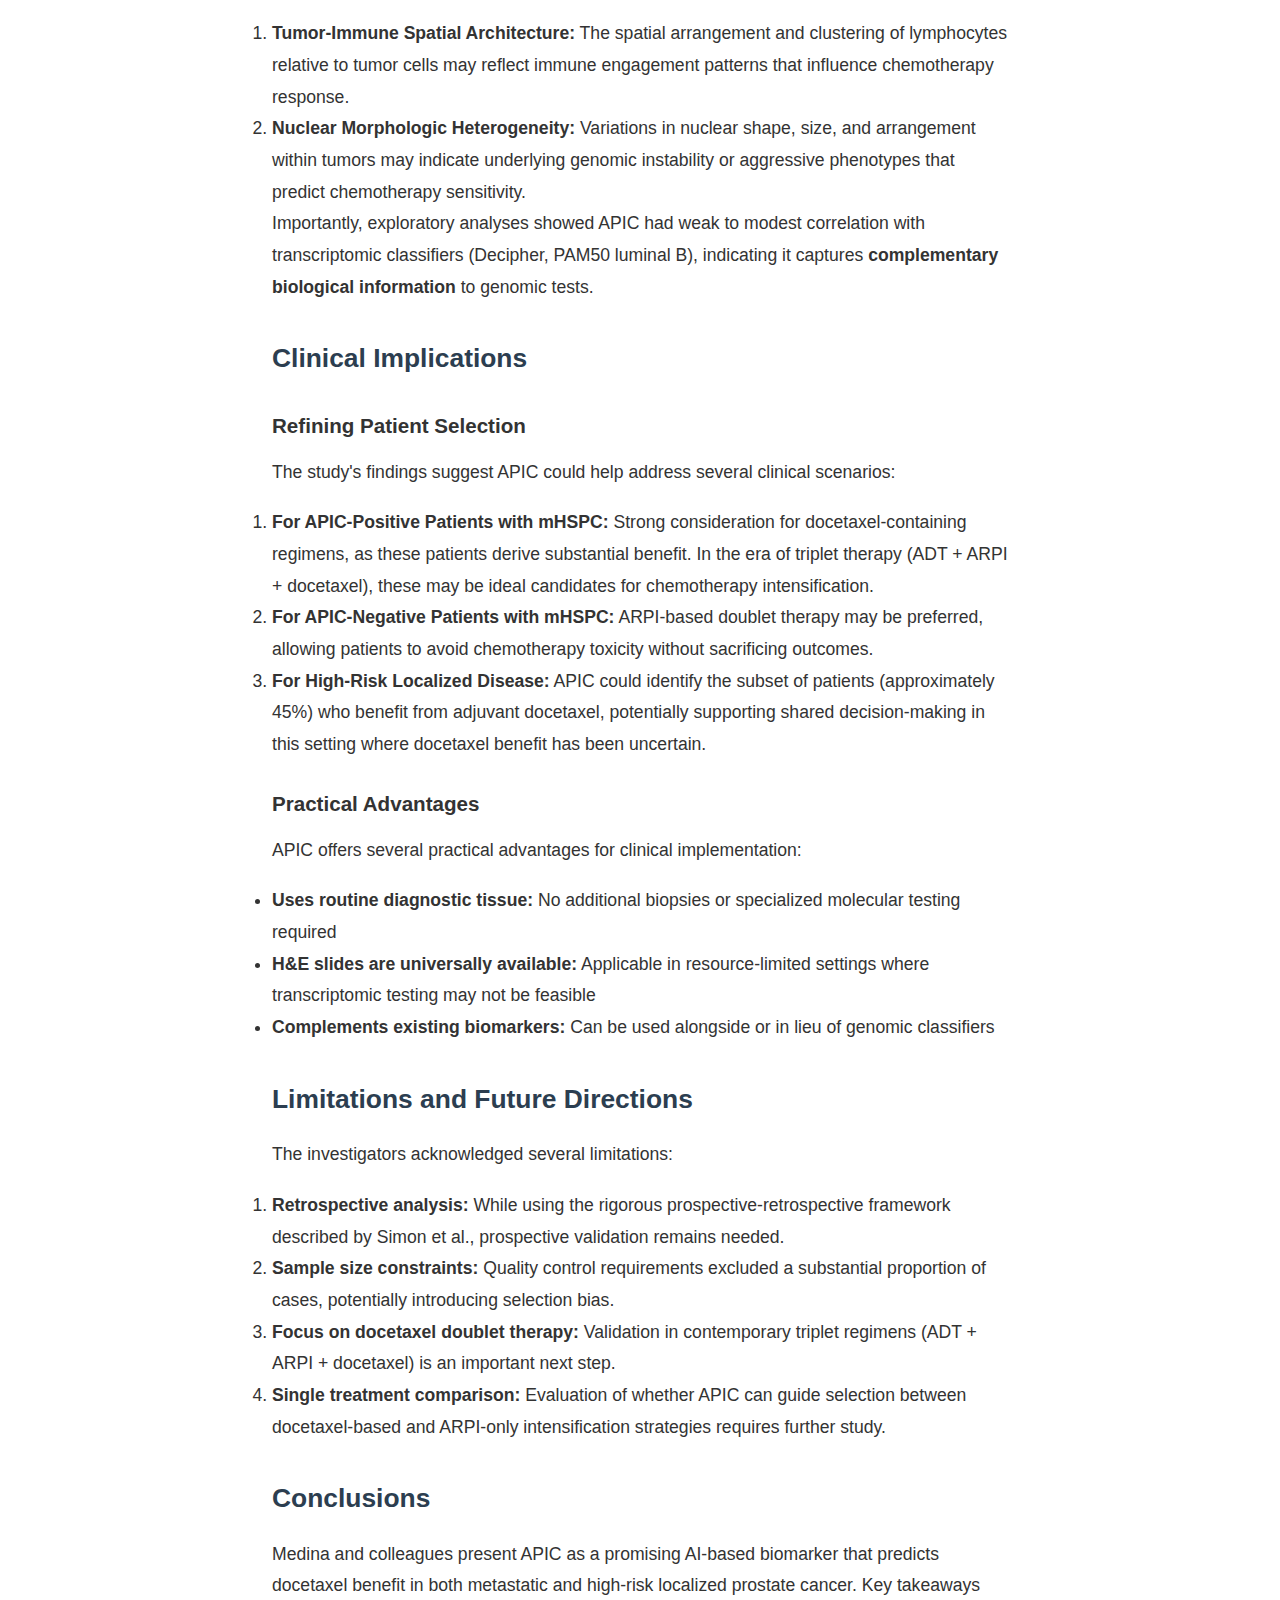
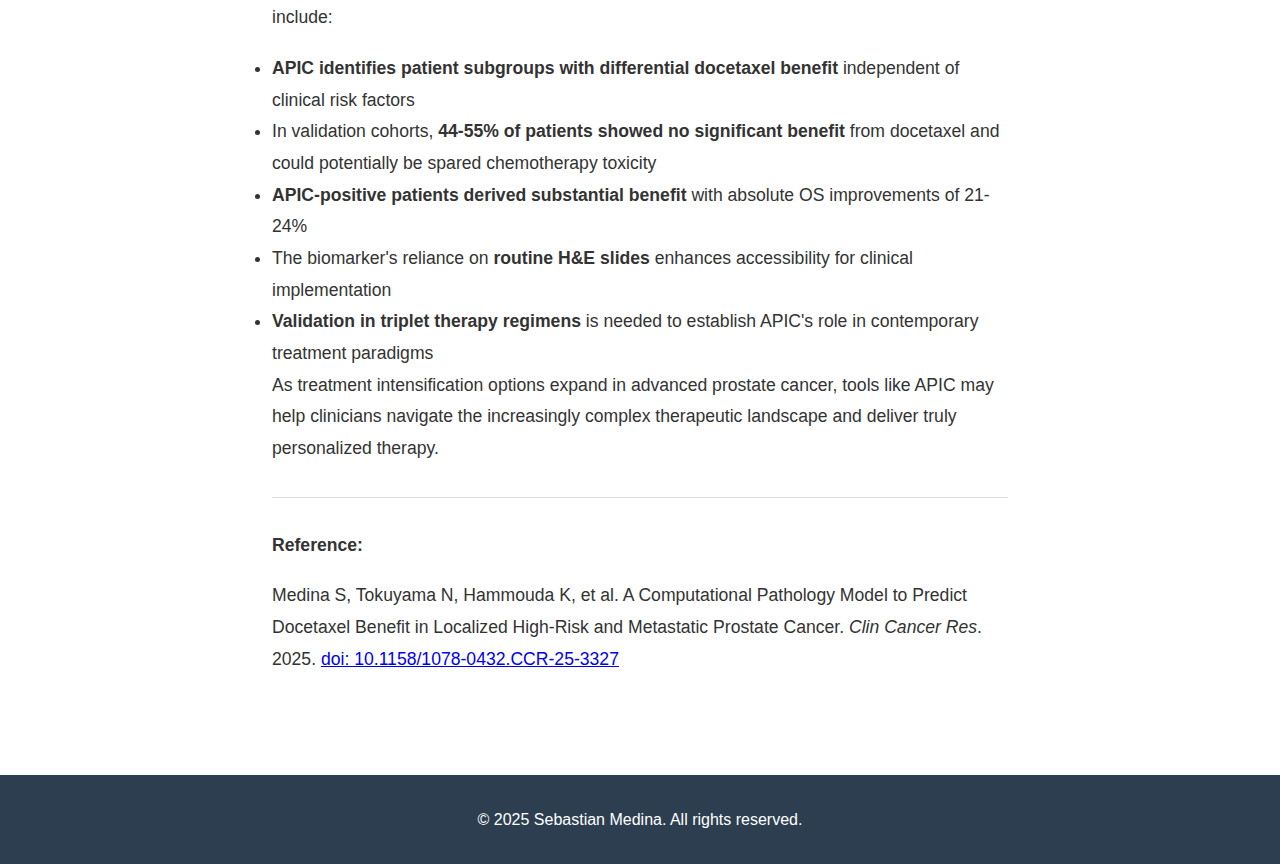
<file: blog/apic-docetaxel-prediction.html>
<!DOCTYPE html>
<html lang="en">
<head>
    <meta charset="UTF-8">
    <meta name="viewport" content="width=device-width, initial-scale=1.0">
    <title>Deep Dive: AI Classifier to Predict Docetaxel Benefit in Prostate Cancer - Sebastian Medina</title>

    <!-- SEO Meta Tags -->
    <meta name="description" content="A detailed analysis of our Clinical Cancer Research paper on using artificial intelligence to predict which prostate cancer patients will benefit from docetaxel chemotherapy.">
    <meta name="author" content="Sebastian Medina">
    <meta name="keywords" content="computational pathology, prostate cancer, precision oncology, APIC, docetaxel, AI, machine learning, biomarker">

    <!-- Highwire Press / Google Scholar Meta Tags -->
    <meta name="citation_title" content="A Computational Pathology Model to Predict Docetaxel Benefit in Localized High-Risk and Metastatic Prostate Cancer">
    <meta name="citation_author" content="Medina, Sebastian">
    <meta name="citation_author" content="Tokuyama, Naoto">
    <meta name="citation_author" content="Hammouda, Kamal">
    <meta name="citation_author" content="Pathak, Tilak">
    <meta name="citation_author" content="Mirtti, Tuomas">
    <meta name="citation_author" content="Madabhushi, Anant">
    <meta name="citation_publication_date" content="2025">
    <meta name="citation_journal_title" content="Clinical Cancer Research">
    <meta name="citation_issn" content="1078-0432">
    <meta name="citation_doi" content="10.1158/1078-0432.CCR-25-3327">
    <meta name="citation_pdf_url" content="https://doi.org/10.1158/1078-0432.CCR-25-3327">

    <!-- Dublin Core Meta Tags for Altmetric -->
    <meta name="DC.identifier" content="doi:10.1158/1078-0432.CCR-25-3327">
    <meta name="DC.title" content="A Computational Pathology Model to Predict Docetaxel Benefit in Localized High-Risk and Metastatic Prostate Cancer">
    <meta name="DC.creator" content="Medina, Sebastian">
    <meta name="DC.date" content="2025">
    <meta name="DC.publisher" content="Clinical Cancer Research">
    <meta name="DC.type" content="article">

    <!-- Open Graph Meta Tags for Social Sharing -->
    <meta property="og:title" content="Deep Dive: AI Classifier to Predict Docetaxel Benefit in Prostate Cancer">
    <meta property="og:description" content="Analysis of our Clinical Cancer Research paper on AI-based predictive biomarkers for prostate cancer treatment selection.">
    <meta property="og:type" content="article">
    <meta property="og:url" content="https://srmedinac.github.io/blog/apic-docetaxel-prediction.html">
    <meta property="og:site_name" content="Sebastian Medina">
    <meta property="article:published_time" content="2025-01-05">
    <meta property="article:author" content="Sebastian Medina">
    <meta property="article:tag" content="computational pathology">
    <meta property="article:tag" content="prostate cancer">
    <meta property="article:tag" content="precision oncology">

    <!-- Twitter Card Meta Tags -->
    <meta name="twitter:card" content="summary_large_image">
    <meta name="twitter:title" content="Deep Dive: AI Classifier to Predict Docetaxel Benefit in Prostate Cancer">
    <meta name="twitter:description" content="Analysis of our Clinical Cancer Research paper on AI-based predictive biomarkers for prostate cancer treatment selection.">

    <!-- Canonical URL -->
    <link rel="canonical" href="https://srmedinac.github.io/blog/apic-docetaxel-prediction.html">

    <!-- Favicon -->
    <link rel="icon" type="image/svg+xml" href="/favicon.svg">
    <link rel="icon" type="image/x-icon" href="/favicon.ico">
    <link rel="icon" type="image/png" sizes="32x32" href="/favicon-32x32.png">
    <link rel="icon" type="image/png" sizes="16x16" href="/favicon-16x16.png">
    <link rel="apple-touch-icon" sizes="180x180" href="/apple-touch-icon.png">

    <link rel="stylesheet" href="../styles.css">
    <link rel="stylesheet" href="https://cdnjs.cloudflare.com/ajax/libs/font-awesome/6.4.0/css/all.min.css">

    <!-- Structured Data for Search Engines and Altmetric -->
    <script type="application/ld+json">
    {
      "@context": "https://schema.org",
      "@type": "BlogPosting",
      "headline": "Deep Dive: An AI-Based Pathology Classifier to Predict Docetaxel Benefit in Prostate Cancer",
      "author": {
        "@type": "Person",
        "name": "Sebastian Medina",
        "url": "https://srmedinac.github.io",
        "affiliation": {
          "@type": "Organization",
          "name": "Georgia Institute of Technology and Emory University"
        }
      },
      "datePublished": "2025-01-05",
      "description": "A detailed analysis of our Clinical Cancer Research paper on using artificial intelligence to predict which prostate cancer patients will benefit from docetaxel chemotherapy.",
      "keywords": ["computational pathology", "prostate cancer", "precision oncology", "APIC", "docetaxel", "AI biomarker"],
      "mainEntityOfPage": {
        "@type": "WebPage",
        "@id": "https://srmedinac.github.io/blog/apic-docetaxel-prediction.html"
      },
      "about": {
        "@type": "ScholarlyArticle",
        "@id": "https://doi.org/10.1158/1078-0432.CCR-25-3327",
        "name": "A Computational Pathology Model to Predict Docetaxel Benefit in Localized High-Risk and Metastatic Prostate Cancer",
        "headline": "A Computational Pathology Model to Predict Docetaxel Benefit in Localized High-Risk and Metastatic Prostate Cancer",
        "author": [
          {"@type": "Person", "name": "Sebastian Medina"},
          {"@type": "Person", "name": "Naoto Tokuyama"},
          {"@type": "Person", "name": "Kamal Hammouda"},
          {"@type": "Person", "name": "Tilak Pathak"},
          {"@type": "Person", "name": "Tuomas Mirtti"},
          {"@type": "Person", "name": "Anant Madabhushi"}
        ],
        "datePublished": "2025",
        "isPartOf": {
          "@type": "PublicationIssue",
          "isPartOf": {
            "@type": "Periodical",
            "name": "Clinical Cancer Research",
            "issn": "1078-0432",
            "publisher": {
              "@type": "Organization",
              "name": "American Association for Cancer Research"
            }
          }
        },
        "url": "https://doi.org/10.1158/1078-0432.CCR-25-3327",
        "sameAs": [
          "https://doi.org/10.1158/1078-0432.CCR-25-3327",
          "https://aacrjournals.org/clincancerres/article/doi/10.1158/1078-0432.CCR-25-3327"
        ],
        "identifier": {
          "@type": "PropertyValue",
          "propertyID": "doi",
          "value": "10.1158/1078-0432.CCR-25-3327"
        }
      }
    }
    </script>
</head>
<body>
    <nav class="navbar">
        <div class="container">
            <div class="nav-brand">Sebastian Medina</div>
            <ul class="nav-menu">
                <li><a href="../index.html#about">About</a></li>
                <li><a href="../publications.html">Publications</a></li>
                <li><a href="../index.html#blog">Blog</a></li>
                <li><a href="../index.html#contact">Contact</a></li>
            </ul>
        </div>
    </nav>

    <div class="container">
        <article class="blog-post">
            <a href="../index.html#blog" class="back-link">
                <i class="fas fa-arrow-left"></i> Back to Blog
            </a>

            <div class="blog-post-header">
                <h1>Deep Dive: An AI-Based Pathology Classifier to Predict Docetaxel Benefit in Prostate Cancer</h1>
                <div class="blog-post-meta">
                    <span><i class="fas fa-calendar"></i> January 2025</span>
                    <span><i class="fas fa-tag"></i> computational pathology, prostate cancer, precision oncology</span>
                </div>
            </div>

            <div class="blog-post-content">
                <h2>A Computational Pathology Model to Predict Docetaxel Benefit in Localized High-Risk and Metastatic Prostate Cancer</h2>

                <p><strong>Authors:</strong> Sebastian Medina, Naoto Tokuyama, Kamal Hammouda, Tilak Pathak, Tuomas Mirtti, Pingfu Fu, Shilpa Gupta, Priti Lal, Howard M. Sandler, Rohann Correa, Susan Chafe, Amit Shah, Jason A. Efstathiou, Karen Hoffman, Michael Straza, Mark A. Hallman, Richard Jordan, Stephanie L. Pugh, Christopher J. Sweeney, and Anant Madabhushi</p>

                <p><strong>Published in:</strong> Clinical Cancer Research (2025)</p>

                <h2>The Clinical Challenge</h2>

                <p>
                    Docetaxel has transformed the treatment landscape for prostate cancer. Since the landmark CHAARTED and STAMPEDE trials, early docetaxel treatment has become a cornerstone therapy for patients with metastatic hormone-sensitive prostate cancer (mHSPC). More recently, docetaxel has emerged as a component of triplet therapy in combination with androgen receptor pathway inhibitors (ARPIs) and androgen deprivation therapy (ADT).
                </p>

                <p>
                    However, a critical clinical dilemma persists: <strong>not all patients benefit equally from docetaxel</strong>. While docetaxel improves outcomes for some patients, others are exposed to significant toxicities—including neurotoxicity, febrile neutropenia, and rare treatment-related mortality—without deriving meaningful benefit. Current patient selection relies primarily on clinical factors such as tumor burden and timing of metastasis, but treatment response remains heterogeneous even among carefully selected patients.
                </p>

                <p>
                    This raises a fundamental question: <strong>Can we identify, using routine diagnostic tissue, which patients will truly benefit from docetaxel chemotherapy?</strong>
                </p>

                <!-- IMAGE PLACEHOLDER 1: Graphical abstract or APIC pipeline overview -->
                <div style="background-color: #f0f0f0; border: 2px dashed #ccc; padding: 2rem; margin: 2rem 0; text-align: center; border-radius: 8px;">
                    <p style="color: #666; font-style: italic; margin: 0;">
                        <strong>IMAGE PLACEHOLDER 1:</strong><br>
                        Insert graphical abstract or Figure 1 showing the APIC pipeline overview
                    </p>
                </div>

                <h2>Study Design and Approach</h2>

                <p>
                    To address this challenge, Medina and colleagues developed and validated an <strong>artificial intelligence-based pathology image classifier (APIC)</strong> designed to predict docetaxel benefit using digitized hematoxylin and eosin (H&E)-stained biopsy specimens—the same slides already prepared for routine diagnosis.
                </p>

                <h3>The Hypothesis</h3>

                <p>
                    The investigators hypothesized that variations in nuclear morphology and the immune microenvironment—features visible in standard H&E slides—would predict differential docetaxel sensitivity. This hypothesis builds on emerging evidence that tumor-immune spatial interactions and cellular heterogeneity reflect underlying tumor biology that influences treatment response.
                </p>

                <h3>Trial Populations</h3>

                <p>The study analyzed specimens from two landmark phase III randomized clinical trials:</p>

                <ol>
                    <li><strong>CHAARTED (ECOG-ACRIN E3805):</strong> 286 of 790 patients with mHSPC, randomized to ADT alone versus ADT plus docetaxel</li>
                    <li><strong>NRG/RTOG 0521:</strong> 350 of 563 patients with high-risk localized prostate cancer, randomized to ADT plus radiotherapy alone versus ADT plus radiotherapy plus adjuvant docetaxel</li>
                </ol>

                <!-- IMAGE PLACEHOLDER 2: CONSORT flow diagrams -->
                <div style="background-color: #f0f0f0; border: 2px dashed #ccc; padding: 2rem; margin: 2rem 0; text-align: center; border-radius: 8px;">
                    <p style="color: #666; font-style: italic; margin: 0;">
                        <strong>IMAGE PLACEHOLDER 2:</strong><br>
                        Insert Figure 2 showing the CONSORT flow diagrams for patient selection in both trials
                    </p>
                </div>

                <h2>The APIC Methodology</h2>

                <h3>Feature Extraction Pipeline</h3>

                <p>APIC employs a sophisticated multi-step analysis of whole-slide images:</p>

                <p><strong>Step 1: Patch Extraction and Quality Control</strong><br>
                Digitized slides were divided into 1,024 × 1,024-pixel tiles, with automated quality screening using HistoQC followed by expert pathologist review to exclude artifacts and insufficient tissue.</p>

                <p><strong>Step 2: Cellular Detection and Classification</strong><br>
                A deep learning model identified and classified individual nuclei as lymphocytes or non-lymphocytes (tumor, epithelial, and stromal cells).</p>

                <p><strong>Step 3: Lymphocyte Arrangement Analysis</strong><br>
                The investigators constructed proximity-based graphs for lymphocytes and non-lymphocytes, creating cellular networks where individual cells served as vertices connected to neighbors based on distance thresholds. From these spatial networks, 350 quantitative features were extracted capturing:</p>
                <ul>
                    <li>Local cellular clustering patterns</li>
                    <li>Cell numbers per cluster and cluster-to-tissue area ratios</li>
                    <li>Local density distributions</li>
                    <li>Spatial interactions between cell types (relative densities, overlapping areas, distances between lymphocyte and non-lymphocyte populations)</li>
                </ul>

                <p><strong>Step 4: Nuclear Diversity Analysis</strong><br>
                Local nuclear graphs were created connecting proximal nuclei, measuring eight morphologic features per nucleus: area, major/minor axis lengths, eccentricity, equivalent diameter, solidity, perimeter, and circularity. Co-occurrence matrices quantified nuclear shape feature frequency within cellular neighborhoods to measure nuclear morphologic heterogeneity.</p>

                <p><strong>Step 5: Signature Development</strong><br>
                Cox proportional hazards with elastic net regularization identified the seven most frequently selected features across cross-validation, creating the final APIC signature.</p>

                <!-- IMAGE PLACEHOLDER 3: APIC pipeline with histology examples -->
                <div style="background-color: #f0f0f0; border: 2px dashed #ccc; padding: 2rem; margin: 2rem 0; text-align: center; border-radius: 8px;">
                    <p style="color: #666; font-style: italic; margin: 0;">
                        <strong>IMAGE PLACEHOLDER 3:</strong><br>
                        Insert Figure 1 showing the detailed APIC pipeline with histology examples
                    </p>
                </div>

                <h2>Key Results</h2>

                <h3>Metastatic Hormone-Sensitive Prostate Cancer (CHAARTED)</h3>

                <p>
                    In the overall CHAARTED validation cohort (n = 208), docetaxel addition showed a non-significant HR of 0.84 (95% CI, 0.58–1.23; P = 0.37) for overall survival. However, when stratified by APIC status, a striking divergence emerged:
                </p>

                <h4>APIC-Positive Patients (56% of cohort)</h4>
                <ul>
                    <li><strong>Significant OS improvement with docetaxel:</strong> HR 0.52 (95% CI, 0.32–0.85; P = 0.0075)</li>
                    <li>5-year OS: 40.2% with docetaxel vs. 15.9% with ADT alone</li>
                    <li>Absolute difference: <strong>24.3%</strong></li>
                    <li>Median survival: 4.1 years with docetaxel vs. 2.9 years with ADT alone</li>
                </ul>

                <h4>APIC-Negative Patients (44% of cohort)</h4>
                <ul>
                    <li><strong>No OS benefit from docetaxel:</strong> HR 1.31 (95% CI, 0.71–2.44; P = 0.39)</li>
                    <li>5-year OS: 40.9% with docetaxel vs. 55.6% with ADT alone</li>
                    <li>Absolute difference: <strong>-14.7%</strong> (numerically worse with docetaxel)</li>
                </ul>

                <p>
                    The <strong>treatment–APIC interaction was statistically significant (P = 0.022)</strong>, confirming APIC's predictive value.
                </p>

                <!-- IMAGE PLACEHOLDER 4: OS Kaplan-Meier curves CHAARTED -->
                <div style="background-color: #f0f0f0; border: 2px dashed #ccc; padding: 2rem; margin: 2rem 0; text-align: center; border-radius: 8px;">
                    <p style="color: #666; font-style: italic; margin: 0;">
                        <strong>IMAGE PLACEHOLDER 4:</strong><br>
                        Insert Figure 3A showing OS Kaplan-Meier curves stratified by APIC status in CHAARTED
                    </p>
                </div>

                <h3>Time to Castration Resistance (CHAARTED)</h3>

                <p>APIC also predicted benefit for delaying progression to castration-resistant prostate cancer:</p>

                <h4>APIC-Positive Patients</h4>
                <ul>
                    <li><strong>Significant delay in CRPC:</strong> HR 0.48 (95% CI, 0.33–0.71; P = 0.00019)</li>
                    <li>2-year CRPC-free survival: 34.6% with docetaxel vs. 15.4% with ADT alone</li>
                    <li>Absolute difference: <strong>19.1%</strong></li>
                </ul>

                <h4>APIC-Negative Patients</h4>
                <ul>
                    <li><strong>No improvement in time to CRPC:</strong> HR 1.08 (95% CI, 0.59–1.96; P = 0.8)</li>
                </ul>

                <p>Treatment–APIC interaction: <strong>P = 0.031</strong></p>

                <!-- IMAGE PLACEHOLDER 5: CRPC-free survival curves -->
                <div style="background-color: #f0f0f0; border: 2px dashed #ccc; padding: 2rem; margin: 2rem 0; text-align: center; border-radius: 8px;">
                    <p style="color: #666; font-style: italic; margin: 0;">
                        <strong>IMAGE PLACEHOLDER 5:</strong><br>
                        Insert Figure 3D showing CRPC-free survival curves by APIC status
                    </p>
                </div>

                <h3>High-Risk Localized Prostate Cancer (NRG/RTOG 0521)</h3>

                <p>
                    The overall NRG/RTOG 0521 validation cohort (n = 266) did not show significant survival benefit with docetaxel addition (HR 0.79; 95% CI, 0.50–1.24; P = 0.31). Again, APIC revealed hidden heterogeneity:
                </p>

                <h4>APIC-Positive Patients (45% of cohort)</h4>
                <ul>
                    <li><strong>Significant OS benefit:</strong> HR 0.49 (95% CI, 0.26–0.92; P = 0.023)</li>
                    <li>10-year OS: 74.4% with docetaxel vs. 52.7% with RT + ADT alone</li>
                    <li>Absolute difference: <strong>21.7%</strong></li>
                </ul>

                <h4>APIC-Negative Patients (55% of cohort)</h4>
                <ul>
                    <li><strong>No significant OS difference:</strong> HR 1.17 (95% CI, 0.59–2.30; P = 0.66)</li>
                    <li>10-year OS: 75.8% with docetaxel vs. 79.1% with RT + ADT alone</li>
                </ul>

                <p>Treatment–APIC interaction: <strong>P = 0.024</strong></p>

                <!-- IMAGE PLACEHOLDER 6: OS curves NRG/RTOG -->
                <div style="background-color: #f0f0f0; border: 2px dashed #ccc; padding: 2rem; margin: 2rem 0; text-align: center; border-radius: 8px;">
                    <p style="color: #666; font-style: italic; margin: 0;">
                        <strong>IMAGE PLACEHOLDER 6:</strong><br>
                        Insert Figure 3E showing OS curves in NRG/RTOG 0521 by APIC status
                    </p>
                </div>

                <h2>Multivariable Analysis: Independence from Clinical Factors</h2>

                <p>
                    A critical question for any biomarker is whether it provides information beyond existing clinical variables. In multivariable analyses adjusting for disease volume, timing of metastases, Gleason grade, PSA, and T stage:
                </p>

                <table style="width: 100%; border-collapse: collapse; margin: 1.5rem 0;">
                    <thead>
                        <tr style="background-color: var(--bg-light);">
                            <th style="border: 1px solid var(--border-color); padding: 0.75rem; text-align: left;">Endpoint</th>
                            <th style="border: 1px solid var(--border-color); padding: 0.75rem; text-align: left;">APIC Interaction HR</th>
                            <th style="border: 1px solid var(--border-color); padding: 0.75rem; text-align: left;">P-value</th>
                        </tr>
                    </thead>
                    <tbody>
                        <tr>
                            <td style="border: 1px solid var(--border-color); padding: 0.75rem;">OS (CHAARTED)</td>
                            <td style="border: 1px solid var(--border-color); padding: 0.75rem;">0.39 (0.17–0.87)</td>
                            <td style="border: 1px solid var(--border-color); padding: 0.75rem;">0.022</td>
                        </tr>
                        <tr style="background-color: var(--bg-light);">
                            <td style="border: 1px solid var(--border-color); padding: 0.75rem;">CRPC (CHAARTED)</td>
                            <td style="border: 1px solid var(--border-color); padding: 0.75rem;">0.39 (0.19–0.81)</td>
                            <td style="border: 1px solid var(--border-color); padding: 0.75rem;">0.011</td>
                        </tr>
                        <tr>
                            <td style="border: 1px solid var(--border-color); padding: 0.75rem;">OS (NRG/RTOG 0521)</td>
                            <td style="border: 1px solid var(--border-color); padding: 0.75rem;">0.62 (0.39–0.98)</td>
                            <td style="border: 1px solid var(--border-color); padding: 0.75rem;">0.04</td>
                        </tr>
                    </tbody>
                </table>

                <p>
                    <strong>APIC remained independently predictive across all endpoints</strong>, demonstrating that it captures biological information not reflected in conventional clinical parameters.
                </p>

                <!-- IMAGE PLACEHOLDER 7: Multivariable analysis table -->
                <div style="background-color: #f0f0f0; border: 2px dashed #ccc; padding: 2rem; margin: 2rem 0; text-align: center; border-radius: 8px;">
                    <p style="color: #666; font-style: italic; margin: 0;">
                        <strong>IMAGE PLACEHOLDER 7:</strong><br>
                        Insert Table 2 showing multivariable analysis results
                    </p>
                </div>

                <h2>What Does APIC Capture Biologically?</h2>

                <p>
                    APIC showed weak or no correlation with Gleason score in both cohorts, suggesting it captures <strong>independent biological information</strong> that complements conventional risk stratification. The features driving APIC relate to:
                </p>

                <ol>
                    <li><strong>Tumor-Immune Spatial Architecture:</strong> The spatial arrangement and clustering of lymphocytes relative to tumor cells may reflect immune engagement patterns that influence chemotherapy response.</li>
                    <li><strong>Nuclear Morphologic Heterogeneity:</strong> Variations in nuclear shape, size, and arrangement within tumors may indicate underlying genomic instability or aggressive phenotypes that predict chemotherapy sensitivity.</li>
                </ol>

                <p>
                    Importantly, exploratory analyses showed APIC had weak to modest correlation with transcriptomic classifiers (Decipher, PAM50 luminal B), indicating it captures <strong>complementary biological information</strong> to genomic tests.
                </p>

                <h2>Clinical Implications</h2>

                <h3>Refining Patient Selection</h3>

                <p>The study's findings suggest APIC could help address several clinical scenarios:</p>

                <ol>
                    <li><strong>For APIC-Positive Patients with mHSPC:</strong> Strong consideration for docetaxel-containing regimens, as these patients derive substantial benefit. In the era of triplet therapy (ADT + ARPI + docetaxel), these may be ideal candidates for chemotherapy intensification.</li>
                    <li><strong>For APIC-Negative Patients with mHSPC:</strong> ARPI-based doublet therapy may be preferred, allowing patients to avoid chemotherapy toxicity without sacrificing outcomes.</li>
                    <li><strong>For High-Risk Localized Disease:</strong> APIC could identify the subset of patients (approximately 45%) who benefit from adjuvant docetaxel, potentially supporting shared decision-making in this setting where docetaxel benefit has been uncertain.</li>
                </ol>

                <h3>Practical Advantages</h3>

                <p>APIC offers several practical advantages for clinical implementation:</p>

                <ul>
                    <li><strong>Uses routine diagnostic tissue:</strong> No additional biopsies or specialized molecular testing required</li>
                    <li><strong>H&E slides are universally available:</strong> Applicable in resource-limited settings where transcriptomic testing may not be feasible</li>
                    <li><strong>Complements existing biomarkers:</strong> Can be used alongside or in lieu of genomic classifiers</li>
                </ul>

                <h2>Limitations and Future Directions</h2>

                <p>The investigators acknowledged several limitations:</p>

                <ol>
                    <li><strong>Retrospective analysis:</strong> While using the rigorous prospective-retrospective framework described by Simon et al., prospective validation remains needed.</li>
                    <li><strong>Sample size constraints:</strong> Quality control requirements excluded a substantial proportion of cases, potentially introducing selection bias.</li>
                    <li><strong>Focus on docetaxel doublet therapy:</strong> Validation in contemporary triplet regimens (ADT + ARPI + docetaxel) is an important next step.</li>
                    <li><strong>Single treatment comparison:</strong> Evaluation of whether APIC can guide selection between docetaxel-based and ARPI-only intensification strategies requires further study.</li>
                </ol>

                <h2>Conclusions</h2>

                <p>
                    Medina and colleagues present APIC as a promising AI-based biomarker that predicts docetaxel benefit in both metastatic and high-risk localized prostate cancer. Key takeaways include:
                </p>

                <ul>
                    <li><strong>APIC identifies patient subgroups with differential docetaxel benefit</strong> independent of clinical risk factors</li>
                    <li>In validation cohorts, <strong>44-55% of patients showed no significant benefit</strong> from docetaxel and could potentially be spared chemotherapy toxicity</li>
                    <li><strong>APIC-positive patients derived substantial benefit</strong> with absolute OS improvements of 21-24%</li>
                    <li>The biomarker's reliance on <strong>routine H&E slides</strong> enhances accessibility for clinical implementation</li>
                    <li><strong>Validation in triplet therapy regimens</strong> is needed to establish APIC's role in contemporary treatment paradigms</li>
                </ul>

                <p>
                    As treatment intensification options expand in advanced prostate cancer, tools like APIC may help clinicians navigate the increasingly complex therapeutic landscape and deliver truly personalized therapy.
                </p>

                <hr style="margin: 2rem 0; border: none; border-top: 1px solid var(--border-color);">

                <p><strong>Reference:</strong></p>
                <p>
                    Medina S, Tokuyama N, Hammouda K, et al. A Computational Pathology Model to Predict Docetaxel Benefit in Localized High-Risk and Metastatic Prostate Cancer. <em>Clin Cancer Res</em>. 2025.
                    <a href="https://doi.org/10.1158/1078-0432.CCR-25-3327" target="_blank">doi: 10.1158/1078-0432.CCR-25-3327</a>
                </p>
            </div>
        </article>
    </div>

    <footer class="footer">
        <div class="container">
            <p>&copy; 2025 Sebastian Medina. All rights reserved.</p>
        </div>
    </footer>
</body>
</html>
</file>
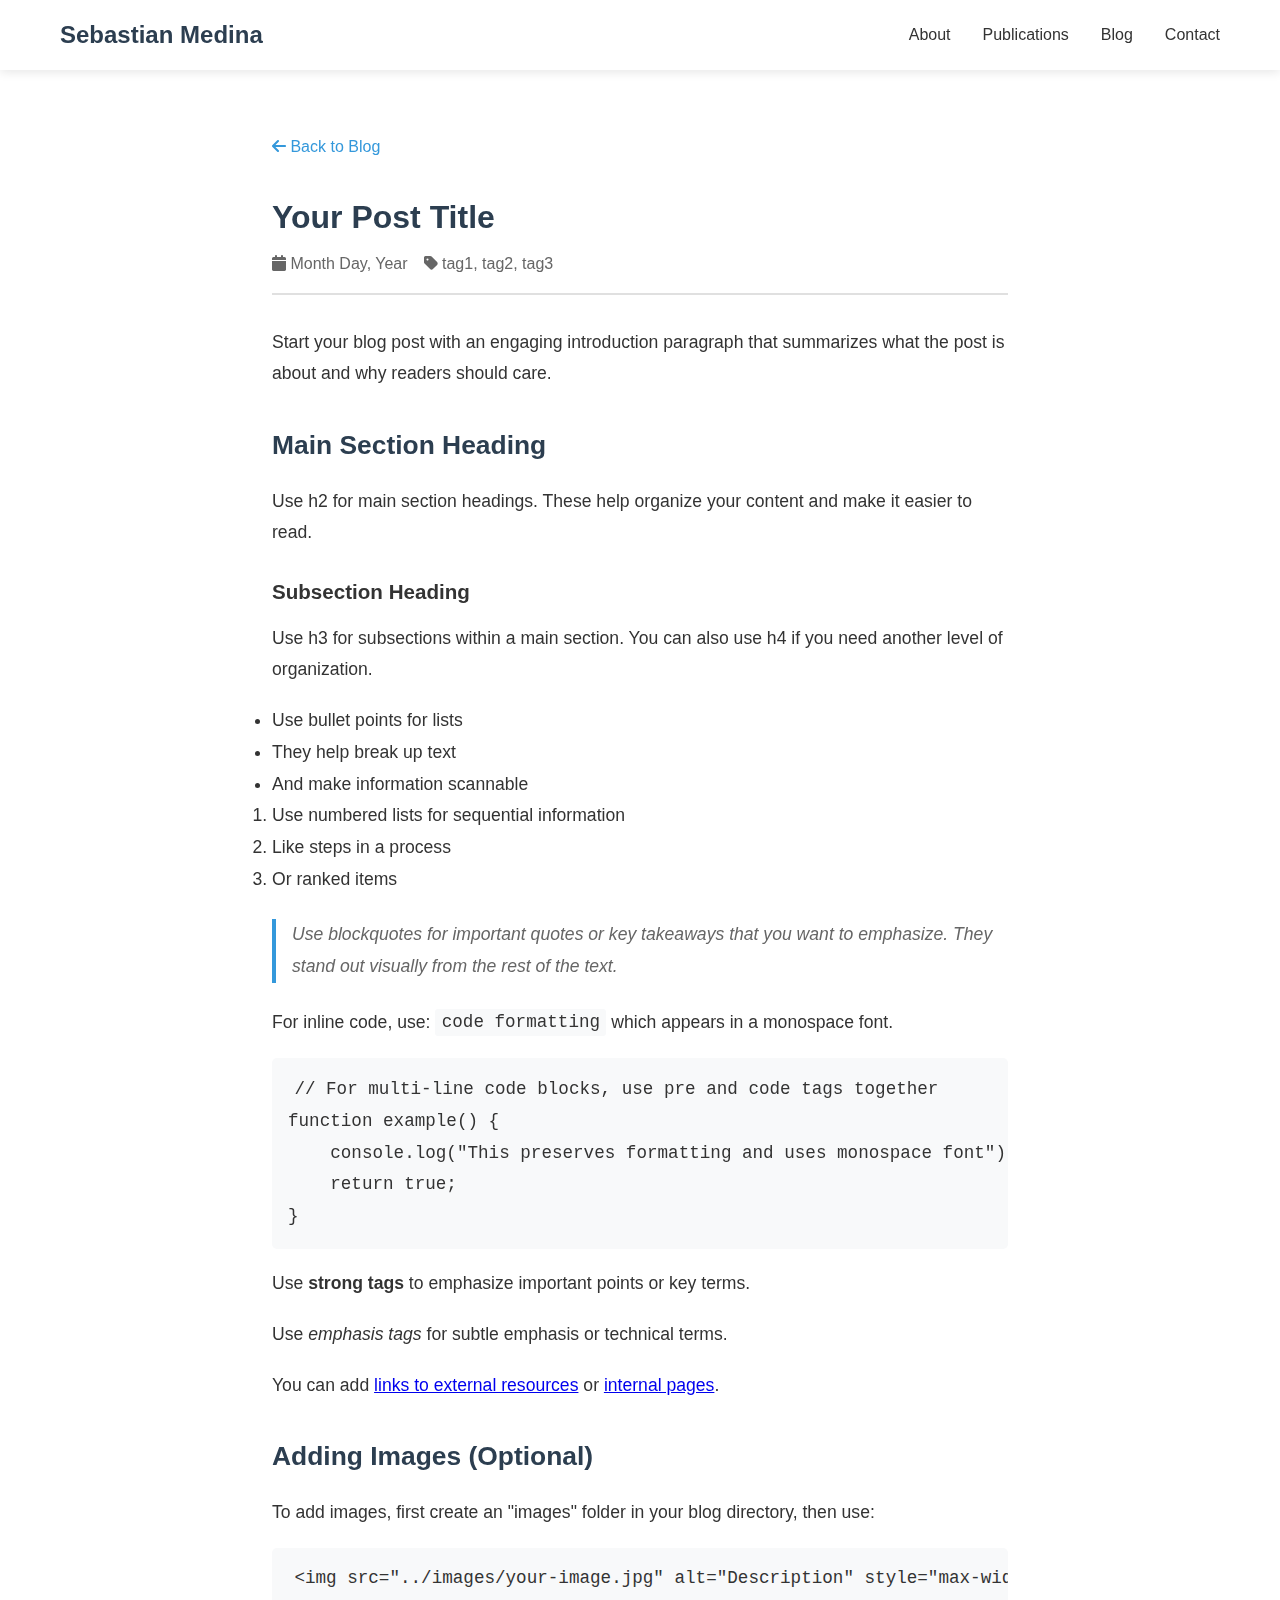
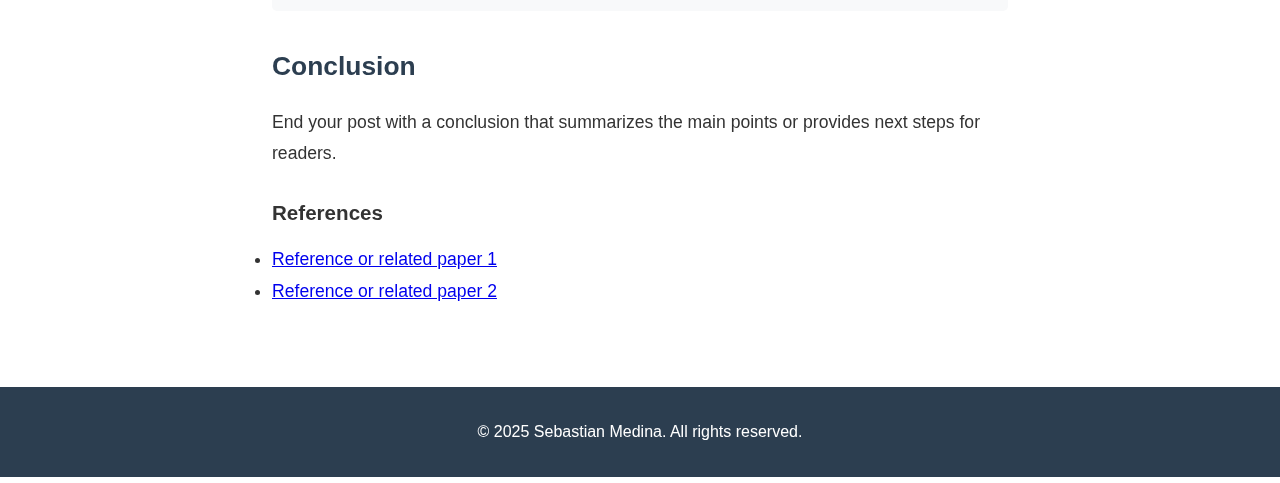
<file: blog/blog-post-template.html>
<!DOCTYPE html>
<html lang="en">
<head>
    <meta charset="UTF-8">
    <meta name="viewport" content="width=device-width, initial-scale=1.0">
    <title>Your Post Title - Sebastian Medina</title>

    <!-- SEO Meta Tags - UPDATE THESE FOR YOUR POST -->
    <meta name="description" content="Brief description of your blog post">
    <meta name="author" content="Sebastian Medina">
    <meta name="keywords" content="keyword1, keyword2, keyword3">

    <!-- If referencing a paper, add citation meta tags (uncomment and update) -->
    <!--
    <meta name="citation_title" content="Your Paper Title">
    <meta name="citation_author" content="Medina, Sebastian">
    <meta name="citation_publication_date" content="2025">
    <meta name="citation_journal_title" content="Journal Name">
    <meta name="citation_doi" content="10.xxxx/xxxxx">
    -->

    <!-- Open Graph for Social Sharing - UPDATE THESE -->
    <meta property="og:title" content="Your Post Title">
    <meta property="og:description" content="Brief description">
    <meta property="og:type" content="article">
    <meta property="og:url" content="https://srmedinac.github.io/blog/your-slug.html">
    <meta property="article:published_time" content="2025-01-15">

    <!-- Canonical URL - UPDATE THIS -->
    <link rel="canonical" href="https://srmedinac.github.io/blog/your-slug.html">

    <link rel="stylesheet" href="../styles.css">
    <link rel="stylesheet" href="https://cdnjs.cloudflare.com/ajax/libs/font-awesome/6.4.0/css/all.min.css">
</head>
<body>
    <nav class="navbar">
        <div class="container">
            <div class="nav-brand">Sebastian Medina</div>
            <ul class="nav-menu">
                <li><a href="../index.html#about">About</a></li>
                <li><a href="../publications.html">Publications</a></li>
                <li><a href="../index.html#blog">Blog</a></li>
                <li><a href="../index.html#contact">Contact</a></li>
            </ul>
        </div>
    </nav>

    <div class="container">
        <article class="blog-post">
            <a href="../index.html#blog" class="back-link">
                <i class="fas fa-arrow-left"></i> Back to Blog
            </a>

            <div class="blog-post-header">
                <h1>Your Post Title</h1>
                <div class="blog-post-meta">
                    <span><i class="fas fa-calendar"></i> Month Day, Year</span>
                    <span><i class="fas fa-tag"></i> tag1, tag2, tag3</span>
                </div>
            </div>

            <div class="blog-post-content">
                <!--
                    INSTRUCTIONS:
                    1. Replace "Your Post Title" above with your actual title
                    2. Update the date and tags in the meta section
                    3. Write your content below using the provided HTML elements
                    4. Save this file with a descriptive name (e.g., my-research-post.html)
                    5. Add an entry to blog/posts.json with matching information
                -->

                <p>
                    Start your blog post with an engaging introduction paragraph that summarizes
                    what the post is about and why readers should care.
                </p>

                <h2>Main Section Heading</h2>
                <p>
                    Use h2 for main section headings. These help organize your content and make
                    it easier to read.
                </p>

                <h3>Subsection Heading</h3>
                <p>
                    Use h3 for subsections within a main section. You can also use h4 if you need
                    another level of organization.
                </p>

                <!-- Unordered List -->
                <ul>
                    <li>Use bullet points for lists</li>
                    <li>They help break up text</li>
                    <li>And make information scannable</li>
                </ul>

                <!-- Ordered List -->
                <ol>
                    <li>Use numbered lists for sequential information</li>
                    <li>Like steps in a process</li>
                    <li>Or ranked items</li>
                </ol>

                <!-- Blockquote -->
                <blockquote>
                    Use blockquotes for important quotes or key takeaways that you want to
                    emphasize. They stand out visually from the rest of the text.
                </blockquote>

                <!-- Code Formatting -->
                <p>
                    For inline code, use: <code>code formatting</code> which appears in a monospace font.
                </p>

                <!-- Code Block -->
                <pre><code>// For multi-line code blocks, use pre and code tags together
function example() {
    console.log("This preserves formatting and uses monospace font");
    return true;
}</code></pre>

                <!-- Strong/Bold Text -->
                <p>
                    Use <strong>strong tags</strong> to emphasize important points or key terms.
                </p>

                <!-- Emphasis/Italic Text -->
                <p>
                    Use <em>emphasis tags</em> for subtle emphasis or technical terms.
                </p>

                <!-- Links -->
                <p>
                    You can add <a href="https://example.com">links to external resources</a> or
                    <a href="../index.html#publications">internal pages</a>.
                </p>

                <h2>Adding Images (Optional)</h2>
                <p>
                    To add images, first create an "images" folder in your blog directory, then use:
                </p>
                <pre><code>&lt;img src="../images/your-image.jpg" alt="Description" style="max-width: 100%; height: auto;"&gt;</code></pre>

                <h2>Conclusion</h2>
                <p>
                    End your post with a conclusion that summarizes the main points or provides
                    next steps for readers.
                </p>

                <!-- Optional: Related Links or References -->
                <h3>References</h3>
                <ul>
                    <li><a href="#">Reference or related paper 1</a></li>
                    <li><a href="#">Reference or related paper 2</a></li>
                </ul>
            </div>
        </article>
    </div>

    <footer class="footer">
        <div class="container">
            <p>&copy; 2025 Sebastian Medina. All rights reserved.</p>
        </div>
    </footer>
</body>
</html>
</file>
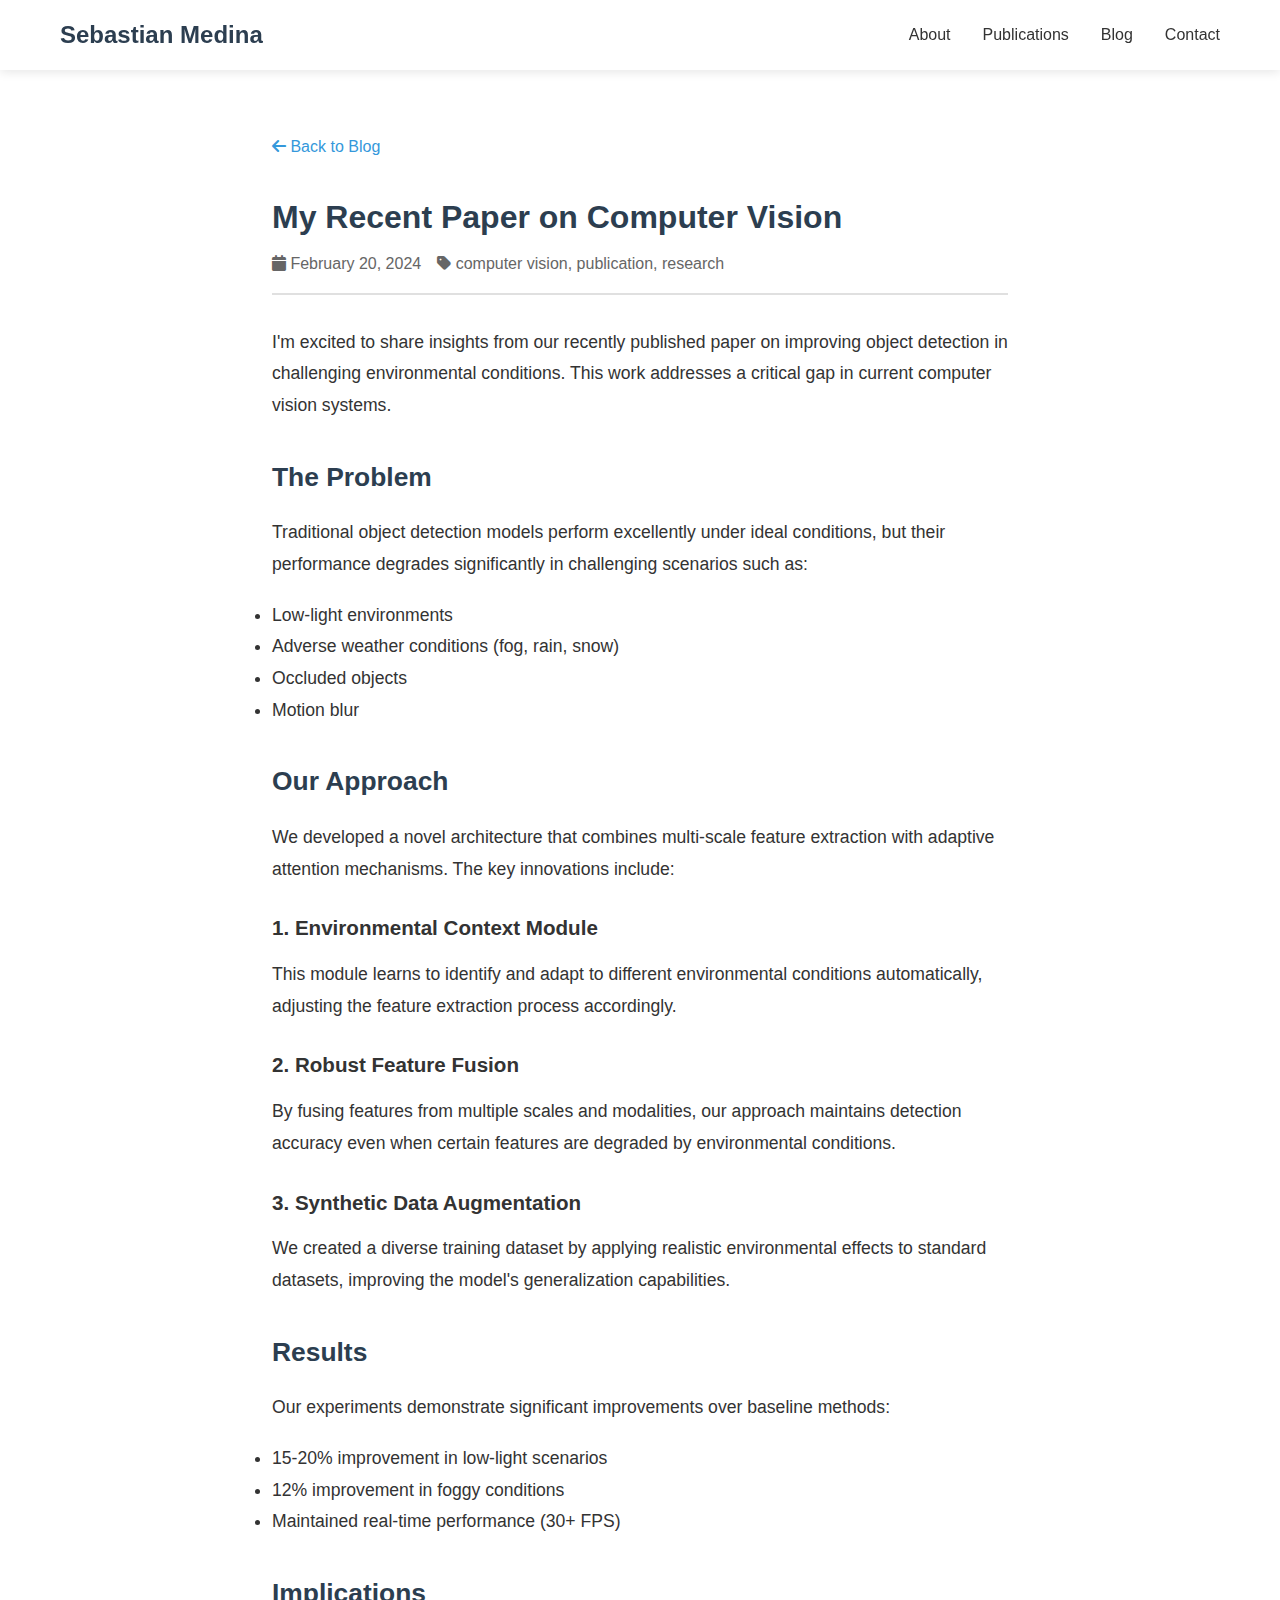
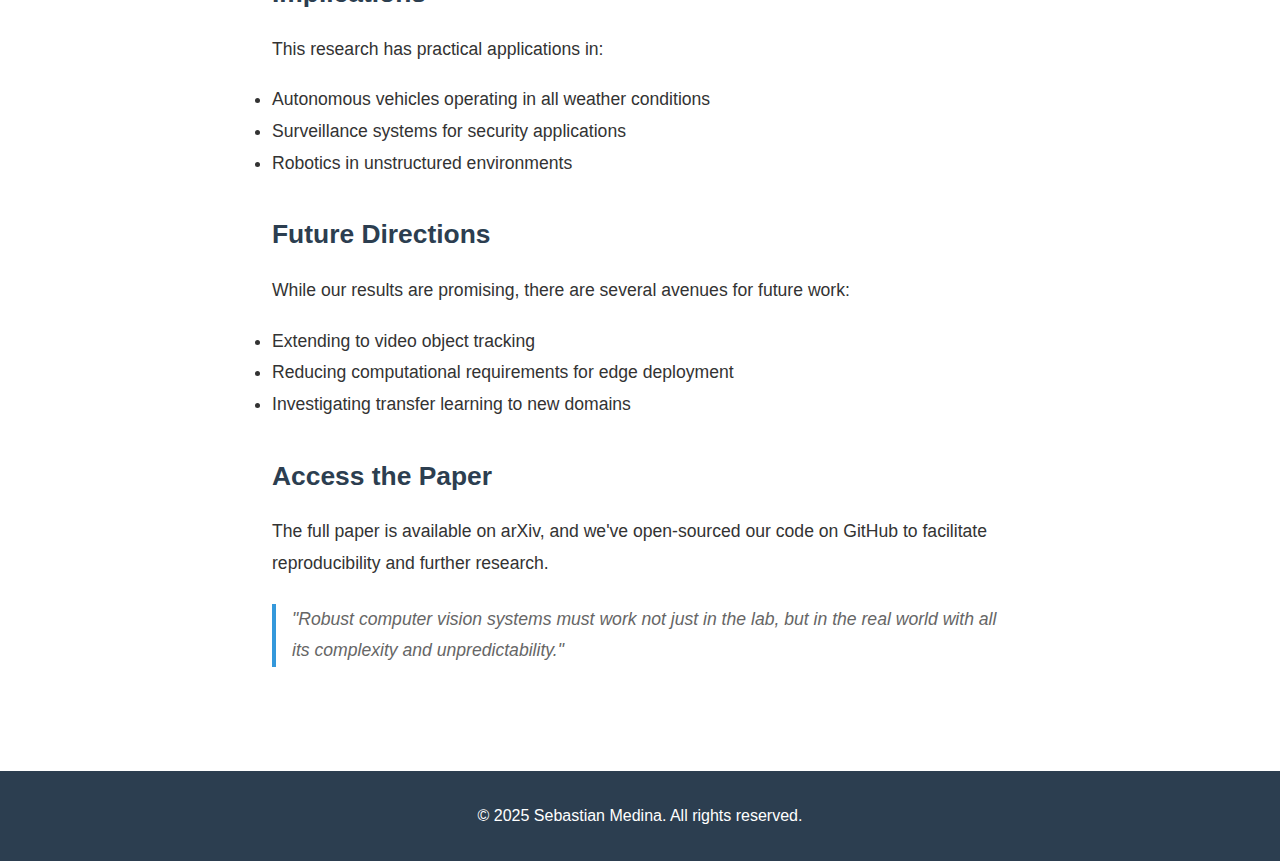
<file: blog/computer-vision-paper.html>
<!DOCTYPE html>
<html lang="en">
<head>
    <meta charset="UTF-8">
    <meta name="viewport" content="width=device-width, initial-scale=1.0">
    <title>My Recent Paper on Computer Vision - Sebastian Medina</title>
    <link rel="stylesheet" href="../styles.css">
    <link rel="stylesheet" href="https://cdnjs.cloudflare.com/ajax/libs/font-awesome/6.4.0/css/all.min.css">
</head>
<body>
    <nav class="navbar">
        <div class="container">
            <div class="nav-brand">Sebastian Medina</div>
            <ul class="nav-menu">
                <li><a href="../index.html#about">About</a></li>
                <li><a href="../index.html#publications">Publications</a></li>
                <li><a href="../index.html#blog">Blog</a></li>
                <li><a href="../index.html#contact">Contact</a></li>
            </ul>
        </div>
    </nav>

    <div class="container">
        <article class="blog-post">
            <a href="../index.html#blog" class="back-link">
                <i class="fas fa-arrow-left"></i> Back to Blog
            </a>

            <div class="blog-post-header">
                <h1>My Recent Paper on Computer Vision</h1>
                <div class="blog-post-meta">
                    <span><i class="fas fa-calendar"></i> February 20, 2024</span>
                    <span><i class="fas fa-tag"></i> computer vision, publication, research</span>
                </div>
            </div>

            <div class="blog-post-content">
                <p>
                    I'm excited to share insights from our recently published paper on improving object detection
                    in challenging environmental conditions. This work addresses a critical gap in current
                    computer vision systems.
                </p>

                <h2>The Problem</h2>
                <p>
                    Traditional object detection models perform excellently under ideal conditions, but their
                    performance degrades significantly in challenging scenarios such as:
                </p>
                <ul>
                    <li>Low-light environments</li>
                    <li>Adverse weather conditions (fog, rain, snow)</li>
                    <li>Occluded objects</li>
                    <li>Motion blur</li>
                </ul>

                <h2>Our Approach</h2>
                <p>
                    We developed a novel architecture that combines multi-scale feature extraction with
                    adaptive attention mechanisms. The key innovations include:
                </p>

                <h3>1. Environmental Context Module</h3>
                <p>
                    This module learns to identify and adapt to different environmental conditions automatically,
                    adjusting the feature extraction process accordingly.
                </p>

                <h3>2. Robust Feature Fusion</h3>
                <p>
                    By fusing features from multiple scales and modalities, our approach maintains detection
                    accuracy even when certain features are degraded by environmental conditions.
                </p>

                <h3>3. Synthetic Data Augmentation</h3>
                <p>
                    We created a diverse training dataset by applying realistic environmental effects to
                    standard datasets, improving the model's generalization capabilities.
                </p>

                <h2>Results</h2>
                <p>
                    Our experiments demonstrate significant improvements over baseline methods:
                </p>
                <ul>
                    <li>15-20% improvement in low-light scenarios</li>
                    <li>12% improvement in foggy conditions</li>
                    <li>Maintained real-time performance (30+ FPS)</li>
                </ul>

                <h2>Implications</h2>
                <p>
                    This research has practical applications in:
                </p>
                <ul>
                    <li>Autonomous vehicles operating in all weather conditions</li>
                    <li>Surveillance systems for security applications</li>
                    <li>Robotics in unstructured environments</li>
                </ul>

                <h2>Future Directions</h2>
                <p>
                    While our results are promising, there are several avenues for future work:
                </p>
                <ul>
                    <li>Extending to video object tracking</li>
                    <li>Reducing computational requirements for edge deployment</li>
                    <li>Investigating transfer learning to new domains</li>
                </ul>

                <h2>Access the Paper</h2>
                <p>
                    The full paper is available on arXiv, and we've open-sourced our code on GitHub to
                    facilitate reproducibility and further research.
                </p>

                <blockquote>
                    "Robust computer vision systems must work not just in the lab, but in the real world
                    with all its complexity and unpredictability."
                </blockquote>
            </div>
        </article>
    </div>

    <footer class="footer">
        <div class="container">
            <p>&copy; 2025 Sebastian Medina. All rights reserved.</p>
        </div>
    </footer>
</body>
</html>
</file>
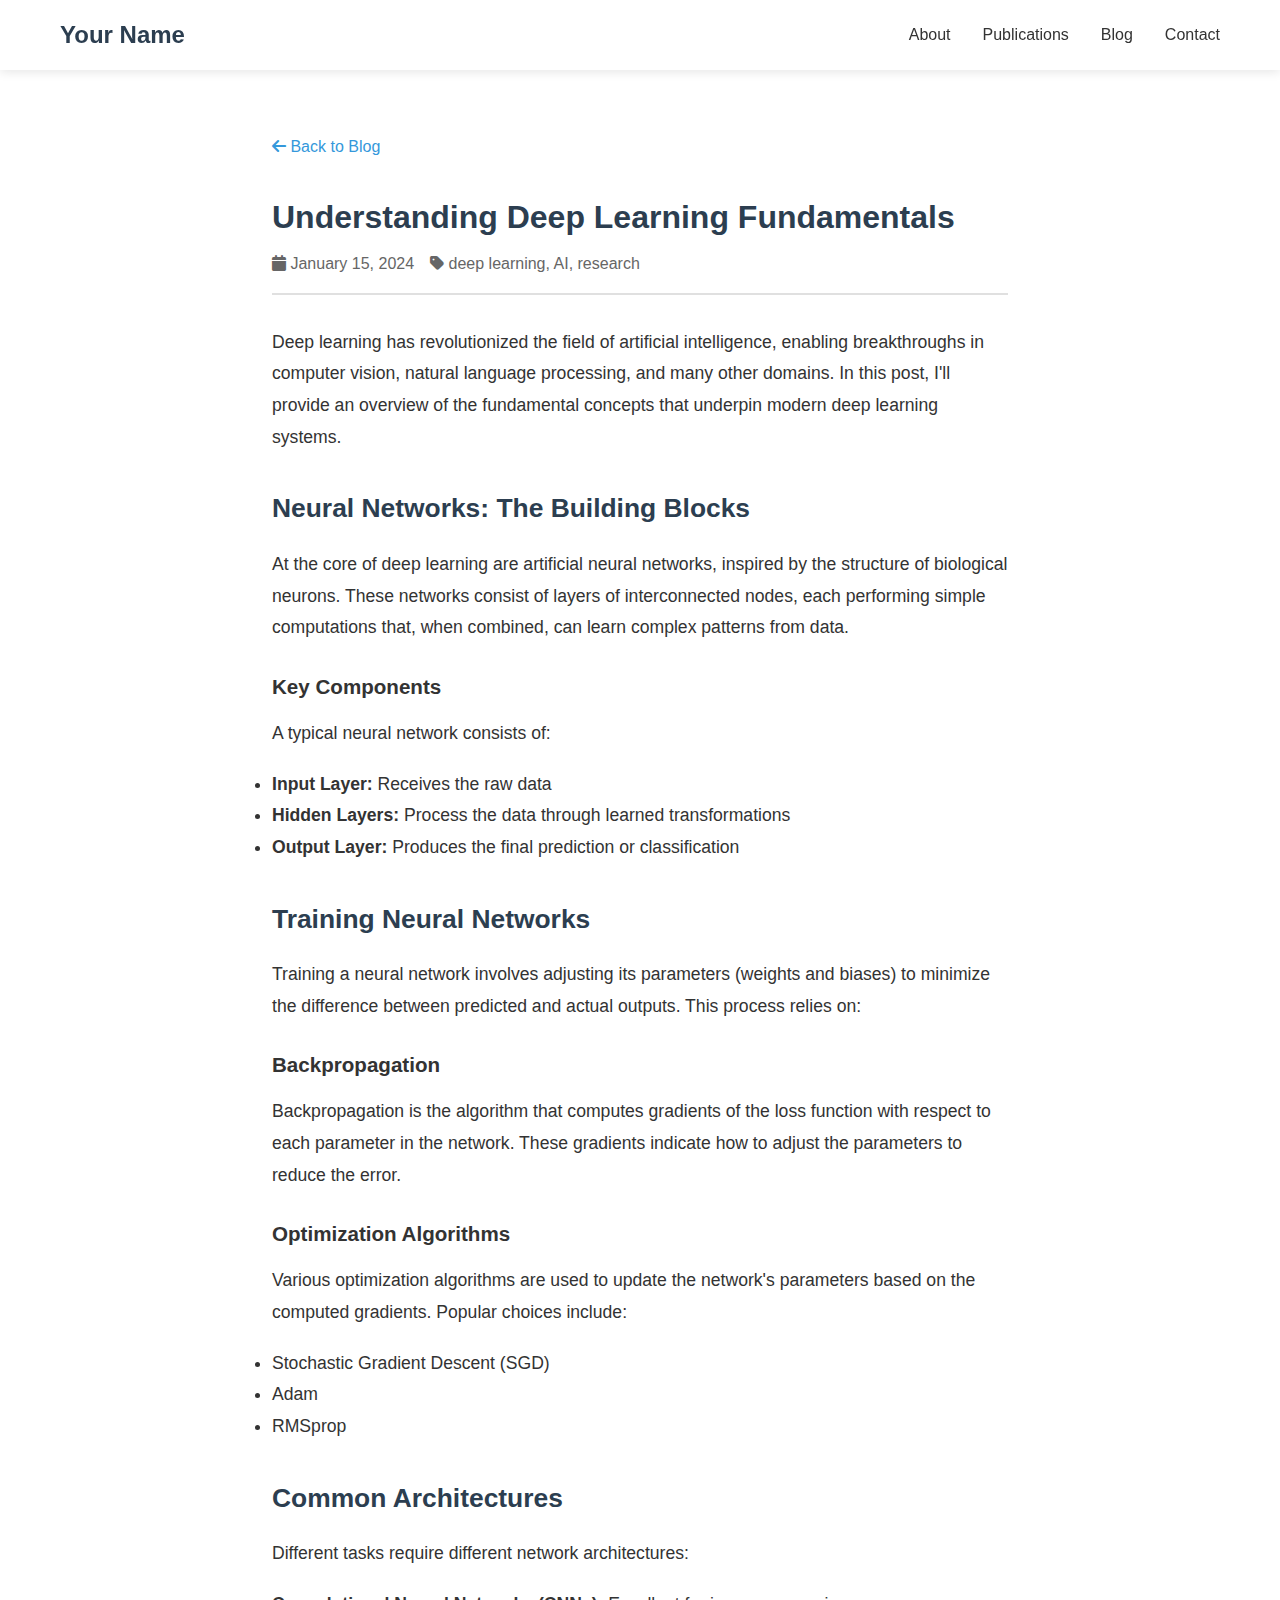
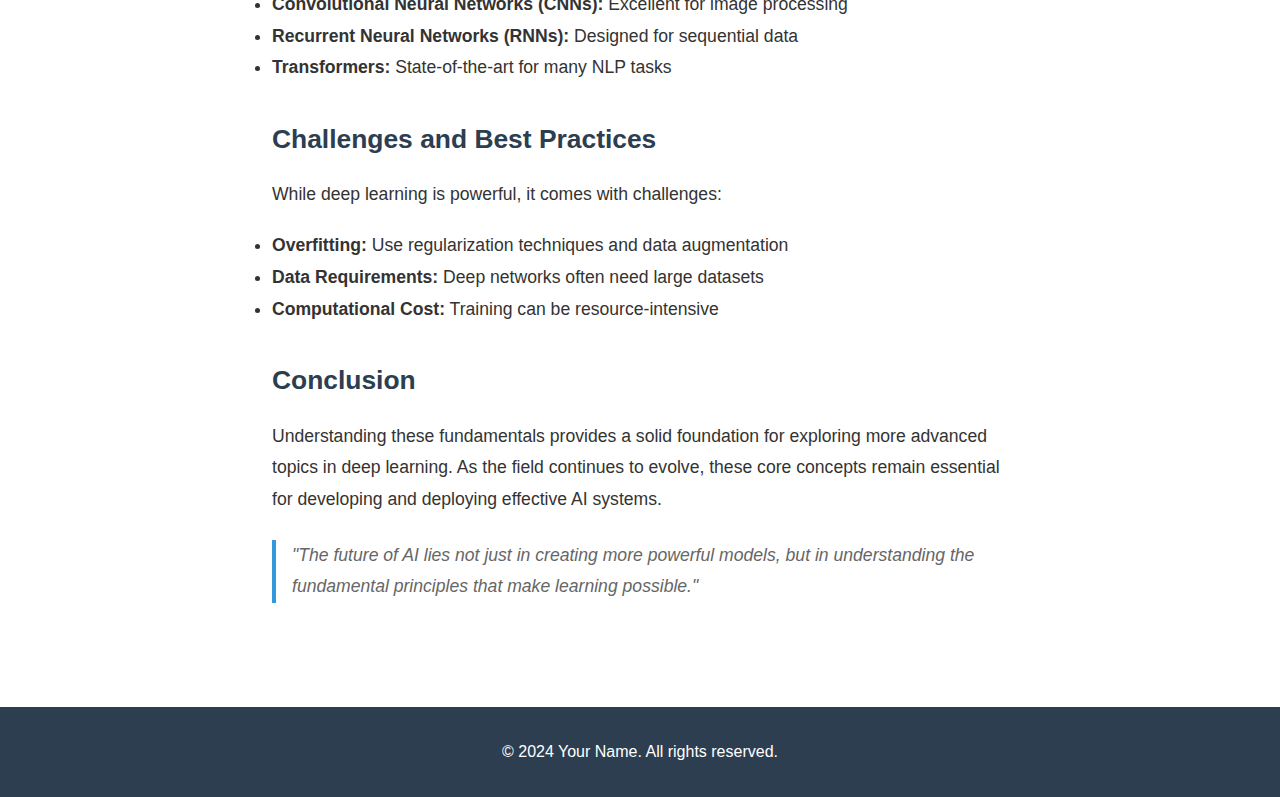
<file: blog/deep-learning-fundamentals.html>
<!DOCTYPE html>
<html lang="en">
<head>
    <meta charset="UTF-8">
    <meta name="viewport" content="width=device-width, initial-scale=1.0">
    <title>Understanding Deep Learning Fundamentals - Your Name</title>
    <link rel="stylesheet" href="../styles.css">
    <link rel="stylesheet" href="https://cdnjs.cloudflare.com/ajax/libs/font-awesome/6.4.0/css/all.min.css">
</head>
<body>
    <nav class="navbar">
        <div class="container">
            <div class="nav-brand">Your Name</div>
            <ul class="nav-menu">
                <li><a href="../index.html#about">About</a></li>
                <li><a href="../index.html#publications">Publications</a></li>
                <li><a href="../index.html#blog">Blog</a></li>
                <li><a href="../index.html#contact">Contact</a></li>
            </ul>
        </div>
    </nav>

    <div class="container">
        <article class="blog-post">
            <a href="../index.html#blog" class="back-link">
                <i class="fas fa-arrow-left"></i> Back to Blog
            </a>

            <div class="blog-post-header">
                <h1>Understanding Deep Learning Fundamentals</h1>
                <div class="blog-post-meta">
                    <span><i class="fas fa-calendar"></i> January 15, 2024</span>
                    <span><i class="fas fa-tag"></i> deep learning, AI, research</span>
                </div>
            </div>

            <div class="blog-post-content">
                <p>
                    Deep learning has revolutionized the field of artificial intelligence, enabling breakthroughs
                    in computer vision, natural language processing, and many other domains. In this post, I'll
                    provide an overview of the fundamental concepts that underpin modern deep learning systems.
                </p>

                <h2>Neural Networks: The Building Blocks</h2>
                <p>
                    At the core of deep learning are artificial neural networks, inspired by the structure of
                    biological neurons. These networks consist of layers of interconnected nodes, each performing
                    simple computations that, when combined, can learn complex patterns from data.
                </p>

                <h3>Key Components</h3>
                <p>
                    A typical neural network consists of:
                </p>
                <ul>
                    <li><strong>Input Layer:</strong> Receives the raw data</li>
                    <li><strong>Hidden Layers:</strong> Process the data through learned transformations</li>
                    <li><strong>Output Layer:</strong> Produces the final prediction or classification</li>
                </ul>

                <h2>Training Neural Networks</h2>
                <p>
                    Training a neural network involves adjusting its parameters (weights and biases) to minimize
                    the difference between predicted and actual outputs. This process relies on:
                </p>

                <h3>Backpropagation</h3>
                <p>
                    Backpropagation is the algorithm that computes gradients of the loss function with respect
                    to each parameter in the network. These gradients indicate how to adjust the parameters to
                    reduce the error.
                </p>

                <h3>Optimization Algorithms</h3>
                <p>
                    Various optimization algorithms are used to update the network's parameters based on the
                    computed gradients. Popular choices include:
                </p>
                <ul>
                    <li>Stochastic Gradient Descent (SGD)</li>
                    <li>Adam</li>
                    <li>RMSprop</li>
                </ul>

                <h2>Common Architectures</h2>
                <p>
                    Different tasks require different network architectures:
                </p>
                <ul>
                    <li><strong>Convolutional Neural Networks (CNNs):</strong> Excellent for image processing</li>
                    <li><strong>Recurrent Neural Networks (RNNs):</strong> Designed for sequential data</li>
                    <li><strong>Transformers:</strong> State-of-the-art for many NLP tasks</li>
                </ul>

                <h2>Challenges and Best Practices</h2>
                <p>
                    While deep learning is powerful, it comes with challenges:
                </p>
                <ul>
                    <li><strong>Overfitting:</strong> Use regularization techniques and data augmentation</li>
                    <li><strong>Data Requirements:</strong> Deep networks often need large datasets</li>
                    <li><strong>Computational Cost:</strong> Training can be resource-intensive</li>
                </ul>

                <h2>Conclusion</h2>
                <p>
                    Understanding these fundamentals provides a solid foundation for exploring more advanced
                    topics in deep learning. As the field continues to evolve, these core concepts remain
                    essential for developing and deploying effective AI systems.
                </p>

                <blockquote>
                    "The future of AI lies not just in creating more powerful models, but in understanding
                    the fundamental principles that make learning possible."
                </blockquote>
            </div>
        </article>
    </div>

    <footer class="footer">
        <div class="container">
            <p>&copy; 2024 Your Name. All rights reserved.</p>
        </div>
    </footer>
</body>
</html>
</file>
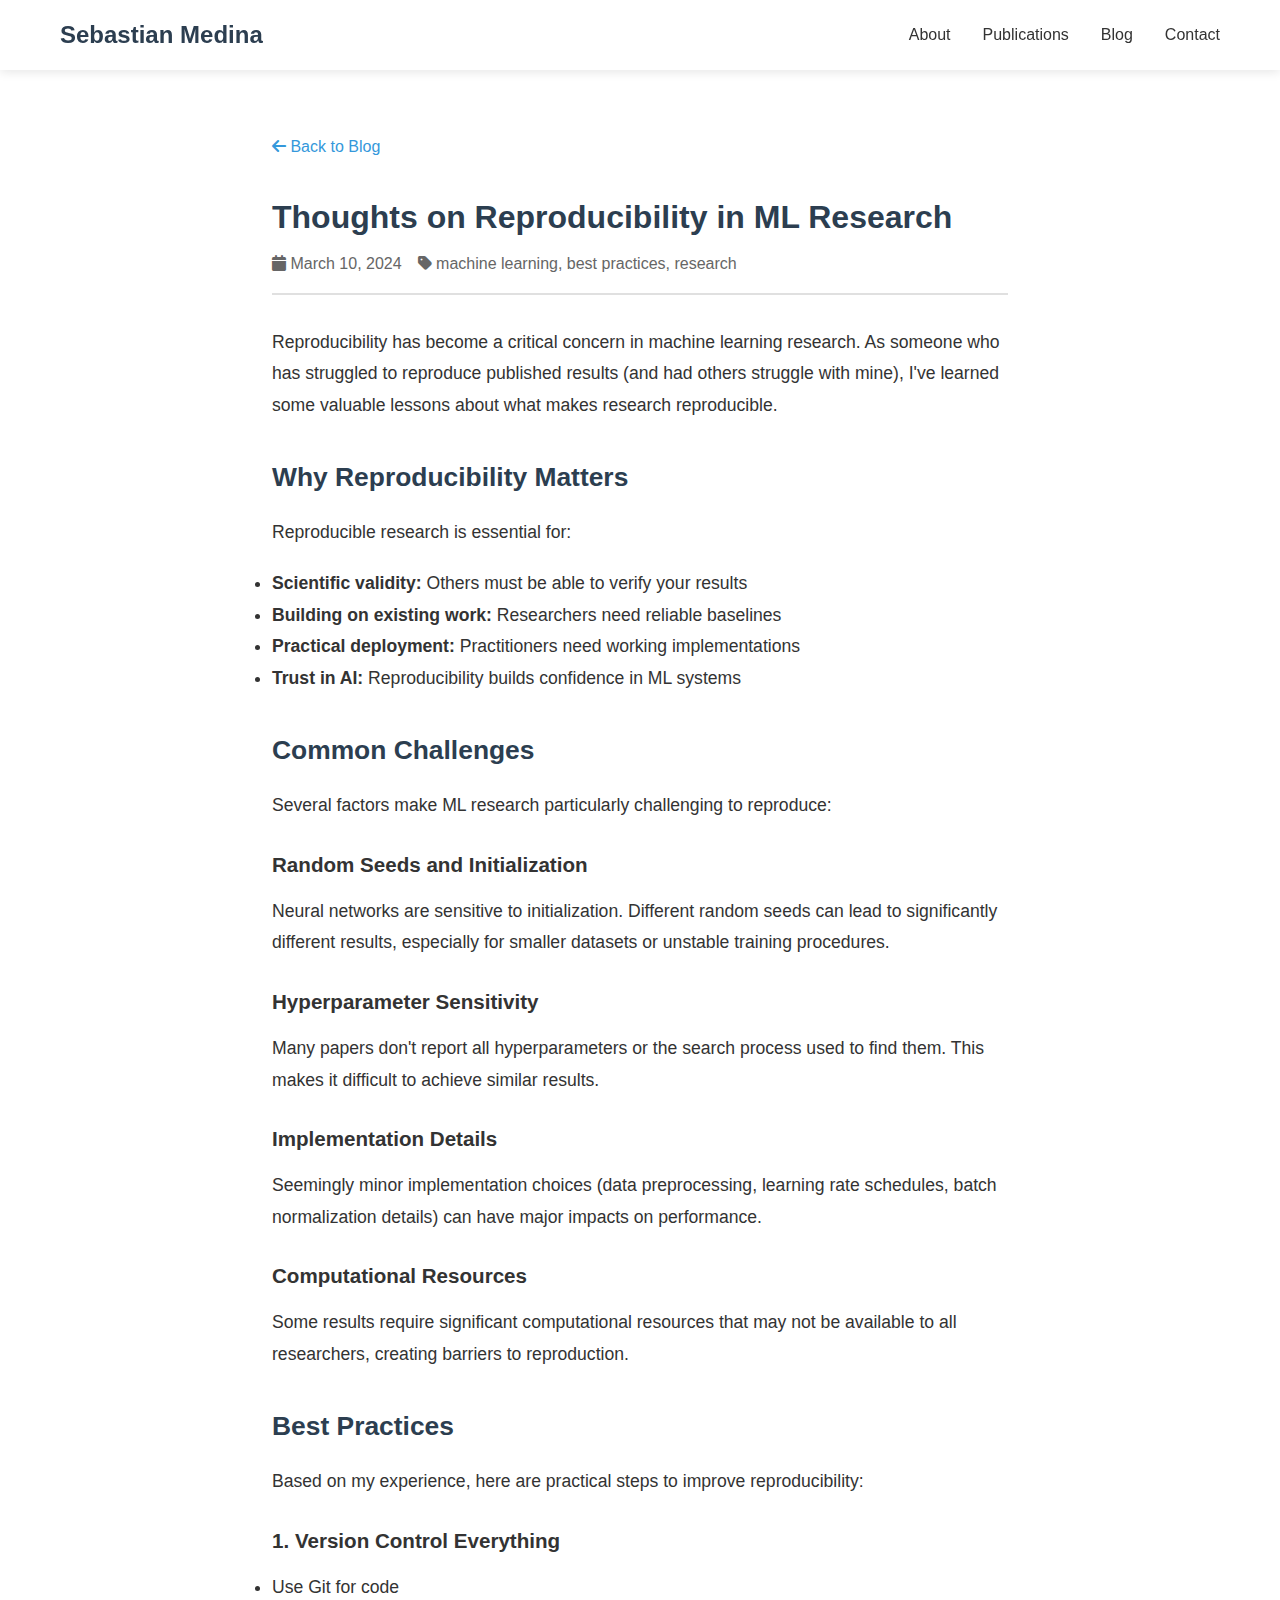
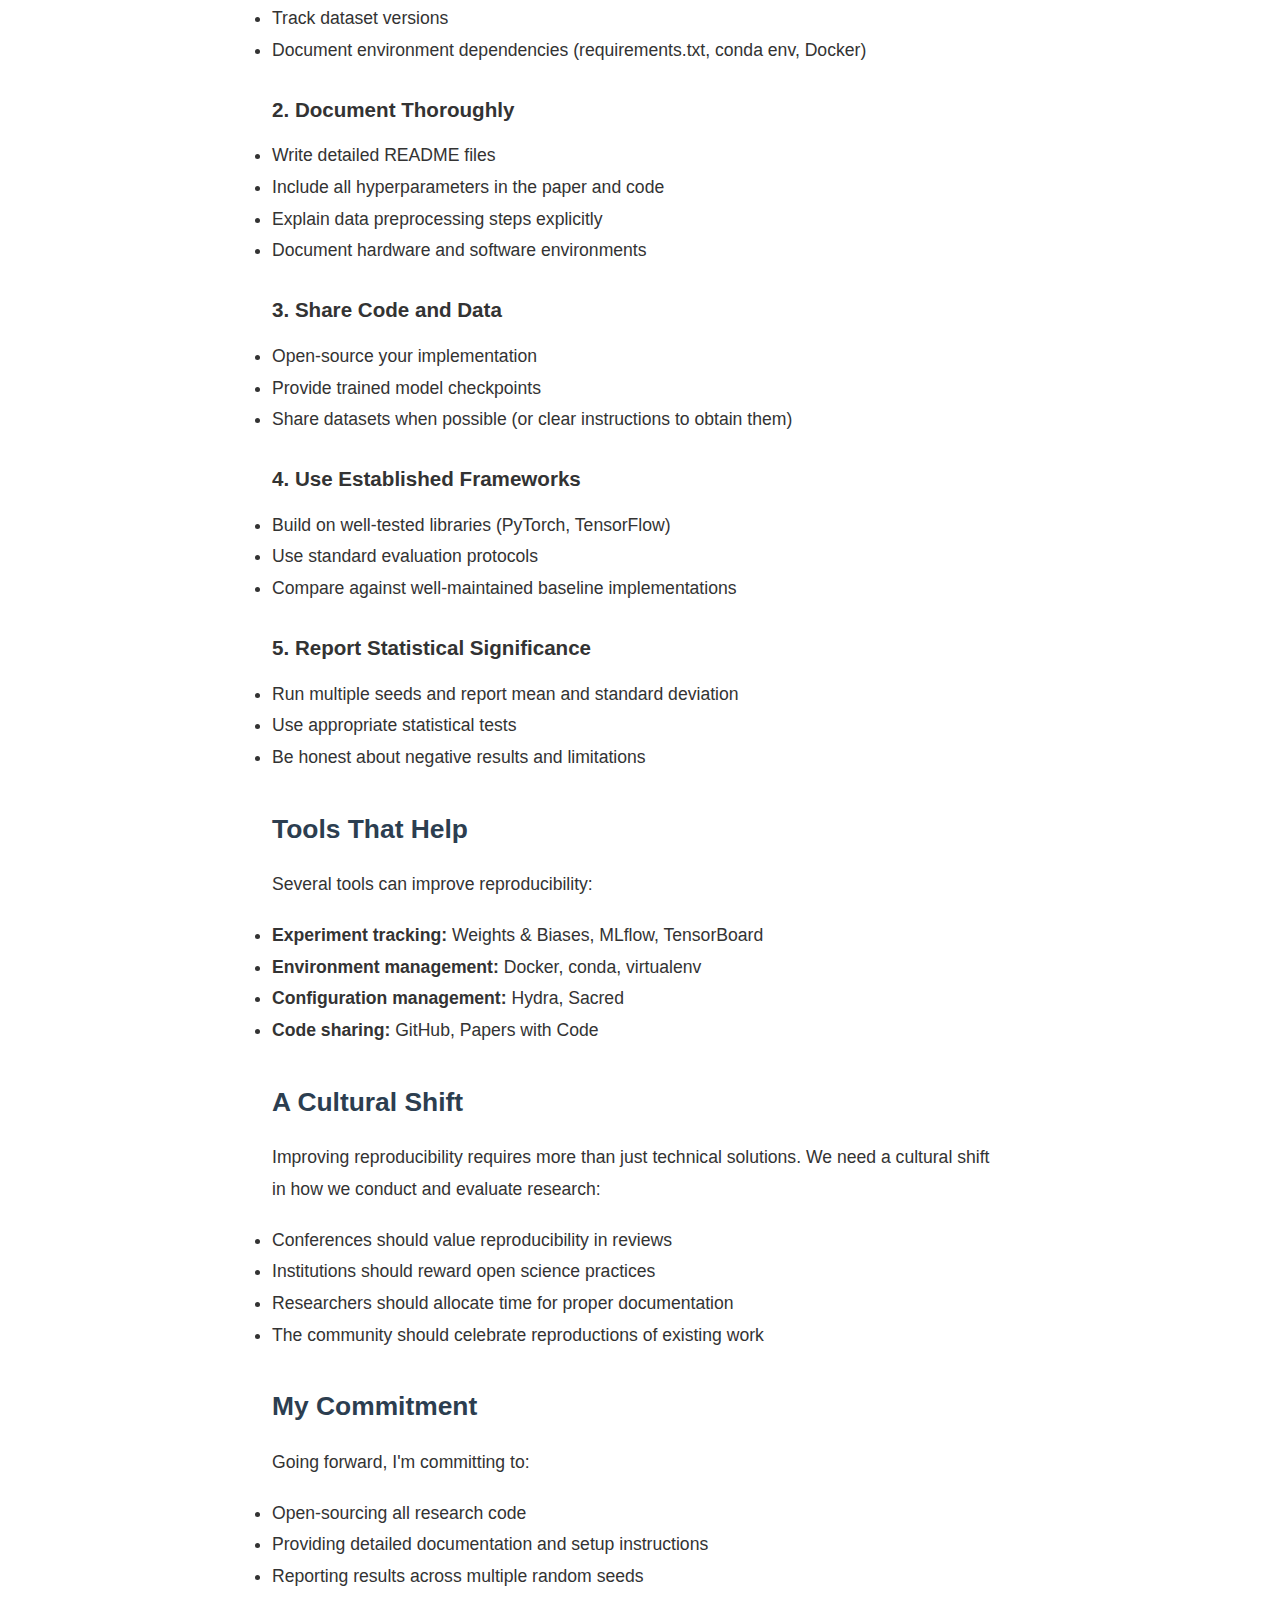
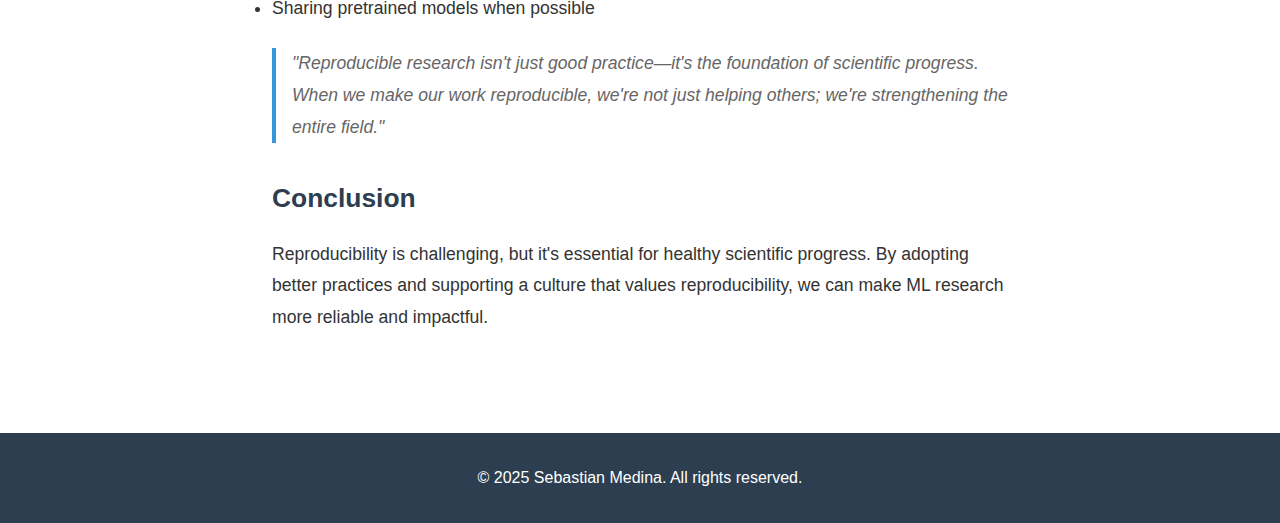
<file: blog/ml-reproducibility.html>
<!DOCTYPE html>
<html lang="en">
<head>
    <meta charset="UTF-8">
    <meta name="viewport" content="width=device-width, initial-scale=1.0">
    <title>Thoughts on Reproducibility in ML Research - Sebastian Medina</title>
    <link rel="stylesheet" href="../styles.css">
    <link rel="stylesheet" href="https://cdnjs.cloudflare.com/ajax/libs/font-awesome/6.4.0/css/all.min.css">
</head>
<body>
    <nav class="navbar">
        <div class="container">
            <div class="nav-brand">Sebastian Medina</div>
            <ul class="nav-menu">
                <li><a href="../index.html#about">About</a></li>
                <li><a href="../index.html#publications">Publications</a></li>
                <li><a href="../index.html#blog">Blog</a></li>
                <li><a href="../index.html#contact">Contact</a></li>
            </ul>
        </div>
    </nav>

    <div class="container">
        <article class="blog-post">
            <a href="../index.html#blog" class="back-link">
                <i class="fas fa-arrow-left"></i> Back to Blog
            </a>

            <div class="blog-post-header">
                <h1>Thoughts on Reproducibility in ML Research</h1>
                <div class="blog-post-meta">
                    <span><i class="fas fa-calendar"></i> March 10, 2024</span>
                    <span><i class="fas fa-tag"></i> machine learning, best practices, research</span>
                </div>
            </div>

            <div class="blog-post-content">
                <p>
                    Reproducibility has become a critical concern in machine learning research. As someone
                    who has struggled to reproduce published results (and had others struggle with mine),
                    I've learned some valuable lessons about what makes research reproducible.
                </p>

                <h2>Why Reproducibility Matters</h2>
                <p>
                    Reproducible research is essential for:
                </p>
                <ul>
                    <li><strong>Scientific validity:</strong> Others must be able to verify your results</li>
                    <li><strong>Building on existing work:</strong> Researchers need reliable baselines</li>
                    <li><strong>Practical deployment:</strong> Practitioners need working implementations</li>
                    <li><strong>Trust in AI:</strong> Reproducibility builds confidence in ML systems</li>
                </ul>

                <h2>Common Challenges</h2>
                <p>
                    Several factors make ML research particularly challenging to reproduce:
                </p>

                <h3>Random Seeds and Initialization</h3>
                <p>
                    Neural networks are sensitive to initialization. Different random seeds can lead to
                    significantly different results, especially for smaller datasets or unstable training
                    procedures.
                </p>

                <h3>Hyperparameter Sensitivity</h3>
                <p>
                    Many papers don't report all hyperparameters or the search process used to find them.
                    This makes it difficult to achieve similar results.
                </p>

                <h3>Implementation Details</h3>
                <p>
                    Seemingly minor implementation choices (data preprocessing, learning rate schedules,
                    batch normalization details) can have major impacts on performance.
                </p>

                <h3>Computational Resources</h3>
                <p>
                    Some results require significant computational resources that may not be available to
                    all researchers, creating barriers to reproduction.
                </p>

                <h2>Best Practices</h2>
                <p>
                    Based on my experience, here are practical steps to improve reproducibility:
                </p>

                <h3>1. Version Control Everything</h3>
                <ul>
                    <li>Use Git for code</li>
                    <li>Track dataset versions</li>
                    <li>Document environment dependencies (requirements.txt, conda env, Docker)</li>
                </ul>

                <h3>2. Document Thoroughly</h3>
                <ul>
                    <li>Write detailed README files</li>
                    <li>Include all hyperparameters in the paper and code</li>
                    <li>Explain data preprocessing steps explicitly</li>
                    <li>Document hardware and software environments</li>
                </ul>

                <h3>3. Share Code and Data</h3>
                <ul>
                    <li>Open-source your implementation</li>
                    <li>Provide trained model checkpoints</li>
                    <li>Share datasets when possible (or clear instructions to obtain them)</li>
                </ul>

                <h3>4. Use Established Frameworks</h3>
                <ul>
                    <li>Build on well-tested libraries (PyTorch, TensorFlow)</li>
                    <li>Use standard evaluation protocols</li>
                    <li>Compare against well-maintained baseline implementations</li>
                </ul>

                <h3>5. Report Statistical Significance</h3>
                <ul>
                    <li>Run multiple seeds and report mean and standard deviation</li>
                    <li>Use appropriate statistical tests</li>
                    <li>Be honest about negative results and limitations</li>
                </ul>

                <h2>Tools That Help</h2>
                <p>
                    Several tools can improve reproducibility:
                </p>
                <ul>
                    <li><strong>Experiment tracking:</strong> Weights & Biases, MLflow, TensorBoard</li>
                    <li><strong>Environment management:</strong> Docker, conda, virtualenv</li>
                    <li><strong>Configuration management:</strong> Hydra, Sacred</li>
                    <li><strong>Code sharing:</strong> GitHub, Papers with Code</li>
                </ul>

                <h2>A Cultural Shift</h2>
                <p>
                    Improving reproducibility requires more than just technical solutions. We need a
                    cultural shift in how we conduct and evaluate research:
                </p>
                <ul>
                    <li>Conferences should value reproducibility in reviews</li>
                    <li>Institutions should reward open science practices</li>
                    <li>Researchers should allocate time for proper documentation</li>
                    <li>The community should celebrate reproductions of existing work</li>
                </ul>

                <h2>My Commitment</h2>
                <p>
                    Going forward, I'm committing to:
                </p>
                <ul>
                    <li>Open-sourcing all research code</li>
                    <li>Providing detailed documentation and setup instructions</li>
                    <li>Reporting results across multiple random seeds</li>
                    <li>Sharing pretrained models when possible</li>
                </ul>

                <blockquote>
                    "Reproducible research isn't just good practice—it's the foundation of scientific
                    progress. When we make our work reproducible, we're not just helping others;
                    we're strengthening the entire field."
                </blockquote>

                <h2>Conclusion</h2>
                <p>
                    Reproducibility is challenging, but it's essential for healthy scientific progress.
                    By adopting better practices and supporting a culture that values reproducibility,
                    we can make ML research more reliable and impactful.
                </p>
            </div>
        </article>
    </div>

    <footer class="footer">
        <div class="container">
            <p>&copy; 2025 Sebastian Medina. All rights reserved.</p>
        </div>
    </footer>
</body>
</html>
</file>
<file: styles.css>
/* Root Variables */
:root {
    --primary-color: #2c3e50;
    --secondary-color: #3498db;
    --accent-color: #e74c3c;
    --text-color: #333;
    --text-light: #666;
    --bg-light: #f8f9fa;
    --bg-white: #ffffff;
    --border-color: #e0e0e0;
    --shadow: 0 2px 10px rgba(0,0,0,0.1);
    --shadow-hover: 0 4px 20px rgba(0,0,0,0.15);
}

/* Reset and Base Styles */
* {
    margin: 0;
    padding: 0;
    box-sizing: border-box;
}

body {
    font-family: -apple-system, BlinkMacSystemFont, 'Segoe UI', Roboto, 'Helvetica Neue', Arial, sans-serif;
    line-height: 1.6;
    color: var(--text-color);
    background-color: var(--bg-white);
}

.container {
    max-width: 1200px;
    margin: 0 auto;
    padding: 0 20px;
}

/* Navigation */
.navbar {
    background-color: var(--bg-white);
    box-shadow: var(--shadow);
    position: sticky;
    top: 0;
    z-index: 1000;
    padding: 1rem 0;
}

.navbar .container {
    display: flex;
    justify-content: space-between;
    align-items: center;
}

.nav-brand {
    font-size: 1.5rem;
    font-weight: 700;
    color: var(--primary-color);
}

.nav-menu {
    display: flex;
    list-style: none;
    gap: 2rem;
}

.nav-menu a {
    text-decoration: none;
    color: var(--text-color);
    font-weight: 500;
    transition: color 0.3s;
}

.nav-menu a:hover {
    color: var(--secondary-color);
}

/* Hero Section */
.hero {
    background: linear-gradient(135deg, var(--primary-color) 0%, var(--secondary-color) 100%);
    color: white;
    padding: 6rem 0;
    text-align: center;
}

.hero h1 {
    font-size: 3rem;
    margin-bottom: 0.5rem;
    font-weight: 700;
}

.hero .subtitle {
    font-size: 1.5rem;
    margin-bottom: 0.5rem;
    opacity: 0.95;
}

.hero .tagline {
    font-size: 1.1rem;
    margin-bottom: 2rem;
    opacity: 0.9;
}

.social-links {
    display: flex;
    gap: 1.5rem;
    justify-content: center;
    font-size: 1.5rem;
}

.social-links a {
    color: white;
    transition: transform 0.3s, opacity 0.3s;
}

.social-links a:hover {
    transform: translateY(-3px);
    opacity: 0.8;
}

/* Sections */
.section {
    padding: 4rem 0;
}

.section-alt {
    background-color: var(--bg-light);
}

.section h2 {
    font-size: 2.5rem;
    margin-bottom: 1rem;
    color: var(--primary-color);
    text-align: center;
}

.section-intro {
    text-align: center;
    color: var(--text-light);
    font-size: 1.1rem;
    margin-bottom: 2rem;
}

/* About Section */
.about-content {
    max-width: 800px;
    margin: 2rem auto;
}

.about-text p {
    margin-bottom: 1.5rem;
    font-size: 1.1rem;
    line-height: 1.8;
}

/* Publications */
.publications-list {
    max-width: 900px;
    margin: 2rem auto;
}

.publication-item {
    background: var(--bg-white);
    padding: 2rem;
    margin-bottom: 2rem;
    border-radius: 8px;
    box-shadow: var(--shadow);
    transition: transform 0.3s, box-shadow 0.3s;
}

.publication-item:hover {
    transform: translateY(-5px);
    box-shadow: var(--shadow-hover);
}

.publication-item h3 {
    color: var(--primary-color);
    margin-bottom: 0.5rem;
    font-size: 1.3rem;
}

.publication-item .authors {
    color: var(--text-light);
    margin-bottom: 0.3rem;
}

.publication-item .venue {
    color: var(--secondary-color);
    font-weight: 600;
    margin-bottom: 0.8rem;
}

.publication-item .description {
    margin-bottom: 1rem;
    line-height: 1.6;
}

.publication-links {
    display: flex;
    gap: 1rem;
}

.btn-small {
    display: inline-block;
    padding: 0.4rem 1rem;
    background-color: var(--secondary-color);
    color: white;
    text-decoration: none;
    border-radius: 4px;
    font-size: 0.9rem;
    transition: background-color 0.3s;
}

.btn-small:hover {
    background-color: var(--primary-color);
}

/* Blog Grid */
.blog-grid {
    display: grid;
    grid-template-columns: repeat(auto-fill, minmax(350px, 1fr));
    gap: 2rem;
    margin-top: 2rem;
}

.blog-card {
    background: var(--bg-white);
    border-radius: 8px;
    overflow: hidden;
    box-shadow: var(--shadow);
    transition: transform 0.3s, box-shadow 0.3s;
    cursor: pointer;
}

.blog-card:hover {
    transform: translateY(-5px);
    box-shadow: var(--shadow-hover);
}

.blog-card-image {
    width: 100%;
    height: 200px;
    object-fit: cover;
    background: linear-gradient(135deg, var(--secondary-color) 0%, var(--primary-color) 100%);
}

.blog-card-content {
    padding: 1.5rem;
}

.blog-card-date {
    color: var(--text-light);
    font-size: 0.9rem;
    margin-bottom: 0.5rem;
}

.blog-card h3 {
    color: var(--primary-color);
    margin-bottom: 0.5rem;
    font-size: 1.3rem;
}

.blog-card-excerpt {
    color: var(--text-color);
    line-height: 1.6;
    margin-bottom: 1rem;
}

.blog-card-tags {
    display: flex;
    flex-wrap: wrap;
    gap: 0.5rem;
}

.tag {
    background-color: var(--bg-light);
    color: var(--text-light);
    padding: 0.3rem 0.8rem;
    border-radius: 20px;
    font-size: 0.85rem;
}

/* Contact Section */
.contact-content {
    max-width: 600px;
    margin: 2rem auto;
    font-size: 1.1rem;
}

.contact-content p {
    margin-bottom: 1rem;
    display: flex;
    align-items: center;
    gap: 1rem;
}

.contact-content i {
    color: var(--secondary-color);
    width: 20px;
}

/* Footer */
.footer {
    background-color: var(--primary-color);
    color: white;
    text-align: center;
    padding: 2rem 0;
    margin-top: 3rem;
}

/* Blog Post Page */
.blog-post {
    max-width: 800px;
    margin: 2rem auto;
    padding: 2rem;
}

.blog-post-header {
    margin-bottom: 2rem;
    border-bottom: 2px solid var(--border-color);
    padding-bottom: 1rem;
}

.blog-post-header h1 {
    color: var(--primary-color);
    margin-bottom: 0.5rem;
}

.blog-post-meta {
    color: var(--text-light);
    display: flex;
    gap: 1rem;
    align-items: center;
}

.blog-post-content {
    line-height: 1.8;
    font-size: 1.1rem;
}

.blog-post-content h2 {
    color: var(--primary-color);
    margin-top: 2rem;
    margin-bottom: 1rem;
}

.blog-post-content h3 {
    color: var(--text-color);
    margin-top: 1.5rem;
    margin-bottom: 0.8rem;
}

.blog-post-content p {
    margin-bottom: 1.2rem;
}

.blog-post-content code {
    background-color: var(--bg-light);
    padding: 0.2rem 0.4rem;
    border-radius: 3px;
    font-family: 'Courier New', monospace;
}

.blog-post-content pre {
    background-color: var(--bg-light);
    padding: 1rem;
    border-radius: 5px;
    overflow-x: auto;
    margin-bottom: 1.2rem;
}

.blog-post-content blockquote {
    border-left: 4px solid var(--secondary-color);
    padding-left: 1rem;
    margin: 1.5rem 0;
    color: var(--text-light);
    font-style: italic;
}

.back-link {
    display: inline-block;
    margin-bottom: 2rem;
    color: var(--secondary-color);
    text-decoration: none;
    font-weight: 500;
}

.back-link:hover {
    text-decoration: underline;
}

/* Responsive Design */
@media (max-width: 768px) {
    .nav-menu {
        gap: 1rem;
        font-size: 0.9rem;
    }

    .hero h1 {
        font-size: 2rem;
    }

    .hero .subtitle {
        font-size: 1.2rem;
    }

    .section h2 {
        font-size: 2rem;
    }

    .blog-grid {
        grid-template-columns: 1fr;
    }

    .publication-links {
        flex-wrap: wrap;
    }
}

@media (max-width: 480px) {
    .navbar .container {
        flex-direction: column;
        gap: 1rem;
    }

    .hero {
        padding: 3rem 0;
    }

    .section {
        padding: 2rem 0;
    }
}

/* Publications Page Styles */
.pub-list {
    max-width: 1000px;
    margin: 2rem auto;
}

.pub-card {
    display: flex;
    gap: 2rem;
    background: var(--bg-white);
    padding: 2rem;
    margin-bottom: 2.5rem;
    border-radius: 8px;
    box-shadow: var(--shadow);
    transition: transform 0.3s, box-shadow 0.3s;
}

.pub-card:hover {
    transform: translateY(-3px);
    box-shadow: var(--shadow-hover);
}

.pub-thumbnail {
    flex-shrink: 0;
    width: 200px;
    height: 200px;
}

.pub-thumbnail-placeholder {
    width: 100%;
    height: 100%;
    background: linear-gradient(135deg, var(--bg-light) 0%, #e8eef3 100%);
    border: 2px dashed var(--border-color);
    border-radius: 6px;
    display: flex;
    flex-direction: column;
    align-items: center;
    justify-content: center;
    color: var(--text-light);
}

.pub-thumbnail-placeholder i {
    font-size: 3rem;
    margin-bottom: 0.5rem;
    color: var(--secondary-color);
    opacity: 0.7;
}

.pub-thumbnail-placeholder span {
    font-size: 0.85rem;
}

.pub-thumbnail img {
    width: 100%;
    height: 100%;
    object-fit: cover;
    border-radius: 6px;
}

.pub-content {
    flex: 1;
}

.pub-title {
    color: var(--primary-color);
    font-size: 1.25rem;
    margin-bottom: 0.5rem;
    line-height: 1.4;
}

.pub-authors {
    color: var(--text-color);
    font-size: 0.95rem;
    margin-bottom: 0.4rem;
    line-height: 1.5;
}

.pub-venue {
    color: var(--secondary-color);
    font-weight: 600;
    font-size: 0.95rem;
    margin-bottom: 1rem;
}

.pub-venue i {
    margin-right: 0.4rem;
}

.pub-abstract {
    font-size: 0.95rem;
    line-height: 1.7;
    color: var(--text-color);
    margin-bottom: 1rem;
}

.pub-abstract p {
    margin-bottom: 0.6rem;
}

.pub-abstract p:last-child {
    margin-bottom: 0;
}

.pub-links {
    display: flex;
    gap: 0.75rem;
    flex-wrap: wrap;
    margin-top: 1rem;
}

.btn-pub {
    display: inline-flex;
    align-items: center;
    gap: 0.4rem;
    padding: 0.5rem 1rem;
    background-color: var(--secondary-color);
    color: white;
    text-decoration: none;
    border-radius: 4px;
    font-size: 0.9rem;
    font-weight: 500;
    transition: background-color 0.3s, transform 0.2s;
}

.btn-pub:hover {
    background-color: var(--primary-color);
    transform: translateY(-1px);
}

.btn-pub-secondary {
    background-color: var(--bg-light);
    color: var(--primary-color);
    border: 1px solid var(--border-color);
}

.btn-pub-secondary:hover {
    background-color: var(--primary-color);
    color: white;
    border-color: var(--primary-color);
}

.nav-menu a.active {
    color: var(--secondary-color);
    font-weight: 600;
}

/* Publications page responsive */
@media (max-width: 768px) {
    .pub-card {
        flex-direction: column;
    }

    .pub-thumbnail {
        width: 100%;
        height: 180px;
    }

    .pub-links {
        justify-content: flex-start;
    }
}
</file>
<file: vendor/fontawesome-free/css/all.min.css>
/*!
 * Font Awesome Free 5.2.0 by @fontawesome - https://fontawesome.com
 * License - https://fontawesome.com/license (Icons: CC BY 4.0, Fonts: SIL OFL 1.1, Code: MIT License)
 */
.fa,.fab,.fal,.far,.fas{-moz-osx-font-smoothing:grayscale;-webkit-font-smoothing:antialiased;display:inline-block;font-style:normal;font-variant:normal;text-rendering:auto;line-height:1}.fa-lg{font-size:1.33333em;line-height:.75em;vertical-align:-.0667em}.fa-xs{font-size:.75em}.fa-sm{font-size:.875em}.fa-1x{font-size:1em}.fa-2x{font-size:2em}.fa-3x{font-size:3em}.fa-4x{font-size:4em}.fa-5x{font-size:5em}.fa-6x{font-size:6em}.fa-7x{font-size:7em}.fa-8x{font-size:8em}.fa-9x{font-size:9em}.fa-10x{font-size:10em}.fa-fw{text-align:center;width:1.25em}.fa-ul{list-style-type:none;margin-left:2.5em;padding-left:0}.fa-ul>li{position:relative}.fa-li{left:-2em;position:absolute;text-align:center;width:2em;line-height:inherit}.fa-border{border:.08em solid #eee;border-radius:.1em;padding:.2em .25em .15em}.fa-pull-left{float:left}.fa-pull-right{float:right}.fa.fa-pull-left,.fab.fa-pull-left,.fal.fa-pull-left,.far.fa-pull-left,.fas.fa-pull-left{margin-right:.3em}.fa.fa-pull-right,.fab.fa-pull-right,.fal.fa-pull-right,.far.fa-pull-right,.fas.fa-pull-right{margin-left:.3em}.fa-spin{animation:a 2s infinite linear}.fa-pulse{animation:a 1s infinite steps(8)}@keyframes a{0%{transform:rotate(0deg)}to{transform:rotate(1turn)}}.fa-rotate-90{-ms-filter:"progid:DXImageTransform.Microsoft.BasicImage(rotation=1)";transform:rotate(90deg)}.fa-rotate-180{-ms-filter:"progid:DXImageTransform.Microsoft.BasicImage(rotation=2)";transform:rotate(180deg)}.fa-rotate-270{-ms-filter:"progid:DXImageTransform.Microsoft.BasicImage(rotation=3)";transform:rotate(270deg)}.fa-flip-horizontal{-ms-filter:"progid:DXImageTransform.Microsoft.BasicImage(rotation=0, mirror=1)";transform:scaleX(-1)}.fa-flip-vertical{transform:scaleY(-1)}.fa-flip-horizontal.fa-flip-vertical,.fa-flip-vertical{-ms-filter:"progid:DXImageTransform.Microsoft.BasicImage(rotation=2, mirror=1)"}.fa-flip-horizontal.fa-flip-vertical{transform:scale(-1)}:root .fa-flip-horizontal,:root .fa-flip-vertical,:root .fa-rotate-90,:root .fa-rotate-180,:root .fa-rotate-270{-webkit-filter:none;filter:none}.fa-stack{display:inline-block;height:2em;line-height:2em;position:relative;vertical-align:middle;width:2em}.fa-stack-1x,.fa-stack-2x{left:0;position:absolute;text-align:center;width:100%}.fa-stack-1x{line-height:inherit}.fa-stack-2x{font-size:2em}.fa-inverse{color:#fff}.fa-500px:before{content:"\f26e"}.fa-accessible-icon:before{content:"\f368"}.fa-accusoft:before{content:"\f369"}.fa-address-book:before{content:"\f2b9"}.fa-address-card:before{content:"\f2bb"}.fa-adjust:before{content:"\f042"}.fa-adn:before{content:"\f170"}.fa-adversal:before{content:"\f36a"}.fa-affiliatetheme:before{content:"\f36b"}.fa-air-freshener:before{content:"\f5d0"}.fa-algolia:before{content:"\f36c"}.fa-align-center:before{content:"\f037"}.fa-align-justify:before{content:"\f039"}.fa-align-left:before{content:"\f036"}.fa-align-right:before{content:"\f038"}.fa-allergies:before{content:"\f461"}.fa-amazon:before{content:"\f270"}.fa-amazon-pay:before{content:"\f42c"}.fa-ambulance:before{content:"\f0f9"}.fa-american-sign-language-interpreting:before{content:"\f2a3"}.fa-amilia:before{content:"\f36d"}.fa-anchor:before{content:"\f13d"}.fa-android:before{content:"\f17b"}.fa-angellist:before{content:"\f209"}.fa-angle-double-down:before{content:"\f103"}.fa-angle-double-left:before{content:"\f100"}.fa-angle-double-right:before{content:"\f101"}.fa-angle-double-up:before{content:"\f102"}.fa-angle-down:before{content:"\f107"}.fa-angle-left:before{content:"\f104"}.fa-angle-right:before{content:"\f105"}.fa-angle-up:before{content:"\f106"}.fa-angry:before{content:"\f556"}.fa-angrycreative:before{content:"\f36e"}.fa-angular:before{content:"\f420"}.fa-app-store:before{content:"\f36f"}.fa-app-store-ios:before{content:"\f370"}.fa-apper:before{content:"\f371"}.fa-apple:before{content:"\f179"}.fa-apple-alt:before{content:"\f5d1"}.fa-apple-pay:before{content:"\f415"}.fa-archive:before{content:"\f187"}.fa-archway:before{content:"\f557"}.fa-arrow-alt-circle-down:before{content:"\f358"}.fa-arrow-alt-circle-left:before{content:"\f359"}.fa-arrow-alt-circle-right:before{content:"\f35a"}.fa-arrow-alt-circle-up:before{content:"\f35b"}.fa-arrow-circle-down:before{content:"\f0ab"}.fa-arrow-circle-left:before{content:"\f0a8"}.fa-arrow-circle-right:before{content:"\f0a9"}.fa-arrow-circle-up:before{content:"\f0aa"}.fa-arrow-down:before{content:"\f063"}.fa-arrow-left:before{content:"\f060"}.fa-arrow-right:before{content:"\f061"}.fa-arrow-up:before{content:"\f062"}.fa-arrows-alt:before{content:"\f0b2"}.fa-arrows-alt-h:before{content:"\f337"}.fa-arrows-alt-v:before{content:"\f338"}.fa-assistive-listening-systems:before{content:"\f2a2"}.fa-asterisk:before{content:"\f069"}.fa-asymmetrik:before{content:"\f372"}.fa-at:before{content:"\f1fa"}.fa-atlas:before{content:"\f558"}.fa-atom:before{content:"\f5d2"}.fa-audible:before{content:"\f373"}.fa-audio-description:before{content:"\f29e"}.fa-autoprefixer:before{content:"\f41c"}.fa-avianex:before{content:"\f374"}.fa-aviato:before{content:"\f421"}.fa-award:before{content:"\f559"}.fa-aws:before{content:"\f375"}.fa-backspace:before{content:"\f55a"}.fa-backward:before{content:"\f04a"}.fa-balance-scale:before{content:"\f24e"}.fa-ban:before{content:"\f05e"}.fa-band-aid:before{content:"\f462"}.fa-bandcamp:before{content:"\f2d5"}.fa-barcode:before{content:"\f02a"}.fa-bars:before{content:"\f0c9"}.fa-baseball-ball:before{content:"\f433"}.fa-basketball-ball:before{content:"\f434"}.fa-bath:before{content:"\f2cd"}.fa-battery-empty:before{content:"\f244"}.fa-battery-full:before{content:"\f240"}.fa-battery-half:before{content:"\f242"}.fa-battery-quarter:before{content:"\f243"}.fa-battery-three-quarters:before{content:"\f241"}.fa-bed:before{content:"\f236"}.fa-beer:before{content:"\f0fc"}.fa-behance:before{content:"\f1b4"}.fa-behance-square:before{content:"\f1b5"}.fa-bell:before{content:"\f0f3"}.fa-bell-slash:before{content:"\f1f6"}.fa-bezier-curve:before{content:"\f55b"}.fa-bicycle:before{content:"\f206"}.fa-bimobject:before{content:"\f378"}.fa-binoculars:before{content:"\f1e5"}.fa-birthday-cake:before{content:"\f1fd"}.fa-bitbucket:before{content:"\f171"}.fa-bitcoin:before{content:"\f379"}.fa-bity:before{content:"\f37a"}.fa-black-tie:before{content:"\f27e"}.fa-blackberry:before{content:"\f37b"}.fa-blender:before{content:"\f517"}.fa-blind:before{content:"\f29d"}.fa-blogger:before{content:"\f37c"}.fa-blogger-b:before{content:"\f37d"}.fa-bluetooth:before{content:"\f293"}.fa-bluetooth-b:before{content:"\f294"}.fa-bold:before{content:"\f032"}.fa-bolt:before{content:"\f0e7"}.fa-bomb:before{content:"\f1e2"}.fa-bone:before{content:"\f5d7"}.fa-bong:before{content:"\f55c"}.fa-book:before{content:"\f02d"}.fa-book-open:before{content:"\f518"}.fa-book-reader:before{content:"\f5da"}.fa-bookmark:before{content:"\f02e"}.fa-bowling-ball:before{content:"\f436"}.fa-box:before{content:"\f466"}.fa-box-open:before{content:"\f49e"}.fa-boxes:before{content:"\f468"}.fa-braille:before{content:"\f2a1"}.fa-brain:before{content:"\f5dc"}.fa-briefcase:before{content:"\f0b1"}.fa-briefcase-medical:before{content:"\f469"}.fa-broadcast-tower:before{content:"\f519"}.fa-broom:before{content:"\f51a"}.fa-brush:before{content:"\f55d"}.fa-btc:before{content:"\f15a"}.fa-bug:before{content:"\f188"}.fa-building:before{content:"\f1ad"}.fa-bullhorn:before{content:"\f0a1"}.fa-bullseye:before{content:"\f140"}.fa-burn:before{content:"\f46a"}.fa-buromobelexperte:before{content:"\f37f"}.fa-bus:before{content:"\f207"}.fa-bus-alt:before{content:"\f55e"}.fa-buysellads:before{content:"\f20d"}.fa-calculator:before{content:"\f1ec"}.fa-calendar:before{content:"\f133"}.fa-calendar-alt:before{content:"\f073"}.fa-calendar-check:before{content:"\f274"}.fa-calendar-minus:before{content:"\f272"}.fa-calendar-plus:before{content:"\f271"}.fa-calendar-times:before{content:"\f273"}.fa-camera:before{content:"\f030"}.fa-camera-retro:before{content:"\f083"}.fa-cannabis:before{content:"\f55f"}.fa-capsules:before{content:"\f46b"}.fa-car:before{content:"\f1b9"}.fa-car-alt:before{content:"\f5de"}.fa-car-battery:before{content:"\f5df"}.fa-car-crash:before{content:"\f5e1"}.fa-car-side:before{content:"\f5e4"}.fa-caret-down:before{content:"\f0d7"}.fa-caret-left:before{content:"\f0d9"}.fa-caret-right:before{content:"\f0da"}.fa-caret-square-down:before{content:"\f150"}.fa-caret-square-left:before{content:"\f191"}.fa-caret-square-right:before{content:"\f152"}.fa-caret-square-up:before{content:"\f151"}.fa-caret-up:before{content:"\f0d8"}.fa-cart-arrow-down:before{content:"\f218"}.fa-cart-plus:before{content:"\f217"}.fa-cc-amazon-pay:before{content:"\f42d"}.fa-cc-amex:before{content:"\f1f3"}.fa-cc-apple-pay:before{content:"\f416"}.fa-cc-diners-club:before{content:"\f24c"}.fa-cc-discover:before{content:"\f1f2"}.fa-cc-jcb:before{content:"\f24b"}.fa-cc-mastercard:before{content:"\f1f1"}.fa-cc-paypal:before{content:"\f1f4"}.fa-cc-stripe:before{content:"\f1f5"}.fa-cc-visa:before{content:"\f1f0"}.fa-centercode:before{content:"\f380"}.fa-certificate:before{content:"\f0a3"}.fa-chalkboard:before{content:"\f51b"}.fa-chalkboard-teacher:before{content:"\f51c"}.fa-charging-station:before{content:"\f5e7"}.fa-chart-area:before{content:"\f1fe"}.fa-chart-bar:before{content:"\f080"}.fa-chart-line:before{content:"\f201"}.fa-chart-pie:before{content:"\f200"}.fa-check:before{content:"\f00c"}.fa-check-circle:before{content:"\f058"}.fa-check-double:before{content:"\f560"}.fa-check-square:before{content:"\f14a"}.fa-chess:before{content:"\f439"}.fa-chess-bishop:before{content:"\f43a"}.fa-chess-board:before{content:"\f43c"}.fa-chess-king:before{content:"\f43f"}.fa-chess-knight:before{content:"\f441"}.fa-chess-pawn:before{content:"\f443"}.fa-chess-queen:before{content:"\f445"}.fa-chess-rook:before{content:"\f447"}.fa-chevron-circle-down:before{content:"\f13a"}.fa-chevron-circle-left:before{content:"\f137"}.fa-chevron-circle-right:before{content:"\f138"}.fa-chevron-circle-up:before{content:"\f139"}.fa-chevron-down:before{content:"\f078"}.fa-chevron-left:before{content:"\f053"}.fa-chevron-right:before{content:"\f054"}.fa-chevron-up:before{content:"\f077"}.fa-child:before{content:"\f1ae"}.fa-chrome:before{content:"\f268"}.fa-church:before{content:"\f51d"}.fa-circle:before{content:"\f111"}.fa-circle-notch:before{content:"\f1ce"}.fa-clipboard:before{content:"\f328"}.fa-clipboard-check:before{content:"\f46c"}.fa-clipboard-list:before{content:"\f46d"}.fa-clock:before{content:"\f017"}.fa-clone:before{content:"\f24d"}.fa-closed-captioning:before{content:"\f20a"}.fa-cloud:before{content:"\f0c2"}.fa-cloud-download-alt:before{content:"\f381"}.fa-cloud-upload-alt:before{content:"\f382"}.fa-cloudscale:before{content:"\f383"}.fa-cloudsmith:before{content:"\f384"}.fa-cloudversify:before{content:"\f385"}.fa-cocktail:before{content:"\f561"}.fa-code:before{content:"\f121"}.fa-code-branch:before{content:"\f126"}.fa-codepen:before{content:"\f1cb"}.fa-codiepie:before{content:"\f284"}.fa-coffee:before{content:"\f0f4"}.fa-cog:before{content:"\f013"}.fa-cogs:before{content:"\f085"}.fa-coins:before{content:"\f51e"}.fa-columns:before{content:"\f0db"}.fa-comment:before{content:"\f075"}.fa-comment-alt:before{content:"\f27a"}.fa-comment-dots:before{content:"\f4ad"}.fa-comment-slash:before{content:"\f4b3"}.fa-comments:before{content:"\f086"}.fa-compact-disc:before{content:"\f51f"}.fa-compass:before{content:"\f14e"}.fa-compress:before{content:"\f066"}.fa-concierge-bell:before{content:"\f562"}.fa-connectdevelop:before{content:"\f20e"}.fa-contao:before{content:"\f26d"}.fa-cookie:before{content:"\f563"}.fa-cookie-bite:before{content:"\f564"}.fa-copy:before{content:"\f0c5"}.fa-copyright:before{content:"\f1f9"}.fa-couch:before{content:"\f4b8"}.fa-cpanel:before{content:"\f388"}.fa-creative-commons:before{content:"\f25e"}.fa-creative-commons-by:before{content:"\f4e7"}.fa-creative-commons-nc:before{content:"\f4e8"}.fa-creative-commons-nc-eu:before{content:"\f4e9"}.fa-creative-commons-nc-jp:before{content:"\f4ea"}.fa-creative-commons-nd:before{content:"\f4eb"}.fa-creative-commons-pd:before{content:"\f4ec"}.fa-creative-commons-pd-alt:before{content:"\f4ed"}.fa-creative-commons-remix:before{content:"\f4ee"}.fa-creative-commons-sa:before{content:"\f4ef"}.fa-creative-commons-sampling:before{content:"\f4f0"}.fa-creative-commons-sampling-plus:before{content:"\f4f1"}.fa-creative-commons-share:before{content:"\f4f2"}.fa-credit-card:before{content:"\f09d"}.fa-crop:before{content:"\f125"}.fa-crop-alt:before{content:"\f565"}.fa-crosshairs:before{content:"\f05b"}.fa-crow:before{content:"\f520"}.fa-crown:before{content:"\f521"}.fa-css3:before{content:"\f13c"}.fa-css3-alt:before{content:"\f38b"}.fa-cube:before{content:"\f1b2"}.fa-cubes:before{content:"\f1b3"}.fa-cut:before{content:"\f0c4"}.fa-cuttlefish:before{content:"\f38c"}.fa-d-and-d:before{content:"\f38d"}.fa-dashcube:before{content:"\f210"}.fa-database:before{content:"\f1c0"}.fa-deaf:before{content:"\f2a4"}.fa-delicious:before{content:"\f1a5"}.fa-deploydog:before{content:"\f38e"}.fa-deskpro:before{content:"\f38f"}.fa-desktop:before{content:"\f108"}.fa-deviantart:before{content:"\f1bd"}.fa-diagnoses:before{content:"\f470"}.fa-dice:before{content:"\f522"}.fa-dice-five:before{content:"\f523"}.fa-dice-four:before{content:"\f524"}.fa-dice-one:before{content:"\f525"}.fa-dice-six:before{content:"\f526"}.fa-dice-three:before{content:"\f527"}.fa-dice-two:before{content:"\f528"}.fa-digg:before{content:"\f1a6"}.fa-digital-ocean:before{content:"\f391"}.fa-digital-tachograph:before{content:"\f566"}.fa-directions:before{content:"\f5eb"}.fa-discord:before{content:"\f392"}.fa-discourse:before{content:"\f393"}.fa-divide:before{content:"\f529"}.fa-dizzy:before{content:"\f567"}.fa-dna:before{content:"\f471"}.fa-dochub:before{content:"\f394"}.fa-docker:before{content:"\f395"}.fa-dollar-sign:before{content:"\f155"}.fa-dolly:before{content:"\f472"}.fa-dolly-flatbed:before{content:"\f474"}.fa-donate:before{content:"\f4b9"}.fa-door-closed:before{content:"\f52a"}.fa-door-open:before{content:"\f52b"}.fa-dot-circle:before{content:"\f192"}.fa-dove:before{content:"\f4ba"}.fa-download:before{content:"\f019"}.fa-draft2digital:before{content:"\f396"}.fa-drafting-compass:before{content:"\f568"}.fa-draw-polygon:before{content:"\f5ee"}.fa-dribbble:before{content:"\f17d"}.fa-dribbble-square:before{content:"\f397"}.fa-dropbox:before{content:"\f16b"}.fa-drum:before{content:"\f569"}.fa-drum-steelpan:before{content:"\f56a"}.fa-drupal:before{content:"\f1a9"}.fa-dumbbell:before{content:"\f44b"}.fa-dyalog:before{content:"\f399"}.fa-earlybirds:before{content:"\f39a"}.fa-ebay:before{content:"\f4f4"}.fa-edge:before{content:"\f282"}.fa-edit:before{content:"\f044"}.fa-eject:before{content:"\f052"}.fa-elementor:before{content:"\f430"}.fa-ellipsis-h:before{content:"\f141"}.fa-ellipsis-v:before{content:"\f142"}.fa-ello:before{content:"\f5f1"}.fa-ember:before{content:"\f423"}.fa-empire:before{content:"\f1d1"}.fa-envelope:before{content:"\f0e0"}.fa-envelope-open:before{content:"\f2b6"}.fa-envelope-square:before{content:"\f199"}.fa-envira:before{content:"\f299"}.fa-equals:before{content:"\f52c"}.fa-eraser:before{content:"\f12d"}.fa-erlang:before{content:"\f39d"}.fa-ethereum:before{content:"\f42e"}.fa-etsy:before{content:"\f2d7"}.fa-euro-sign:before{content:"\f153"}.fa-exchange-alt:before{content:"\f362"}.fa-exclamation:before{content:"\f12a"}.fa-exclamation-circle:before{content:"\f06a"}.fa-exclamation-triangle:before{content:"\f071"}.fa-expand:before{content:"\f065"}.fa-expand-arrows-alt:before{content:"\f31e"}.fa-expeditedssl:before{content:"\f23e"}.fa-external-link-alt:before{content:"\f35d"}.fa-external-link-square-alt:before{content:"\f360"}.fa-eye:before{content:"\f06e"}.fa-eye-dropper:before{content:"\f1fb"}.fa-eye-slash:before{content:"\f070"}.fa-facebook:before{content:"\f09a"}.fa-facebook-f:before{content:"\f39e"}.fa-facebook-messenger:before{content:"\f39f"}.fa-facebook-square:before{content:"\f082"}.fa-fast-backward:before{content:"\f049"}.fa-fast-forward:before{content:"\f050"}.fa-fax:before{content:"\f1ac"}.fa-feather:before{content:"\f52d"}.fa-feather-alt:before{content:"\f56b"}.fa-female:before{content:"\f182"}.fa-fighter-jet:before{content:"\f0fb"}.fa-file:before{content:"\f15b"}.fa-file-alt:before{content:"\f15c"}.fa-file-archive:before{content:"\f1c6"}.fa-file-audio:before{content:"\f1c7"}.fa-file-code:before{content:"\f1c9"}.fa-file-contract:before{content:"\f56c"}.fa-file-download:before{content:"\f56d"}.fa-file-excel:before{content:"\f1c3"}.fa-file-export:before{content:"\f56e"}.fa-file-image:before{content:"\f1c5"}.fa-file-import:before{content:"\f56f"}.fa-file-invoice:before{content:"\f570"}.fa-file-invoice-dollar:before{content:"\f571"}.fa-file-medical:before{content:"\f477"}.fa-file-medical-alt:before{content:"\f478"}.fa-file-pdf:before{content:"\f1c1"}.fa-file-powerpoint:before{content:"\f1c4"}.fa-file-prescription:before{content:"\f572"}.fa-file-signature:before{content:"\f573"}.fa-file-upload:before{content:"\f574"}.fa-file-video:before{content:"\f1c8"}.fa-file-word:before{content:"\f1c2"}.fa-fill:before{content:"\f575"}.fa-fill-drip:before{content:"\f576"}.fa-film:before{content:"\f008"}.fa-filter:before{content:"\f0b0"}.fa-fingerprint:before{content:"\f577"}.fa-fire:before{content:"\f06d"}.fa-fire-extinguisher:before{content:"\f134"}.fa-firefox:before{content:"\f269"}.fa-first-aid:before{content:"\f479"}.fa-first-order:before{content:"\f2b0"}.fa-first-order-alt:before{content:"\f50a"}.fa-firstdraft:before{content:"\f3a1"}.fa-fish:before{content:"\f578"}.fa-flag:before{content:"\f024"}.fa-flag-checkered:before{content:"\f11e"}.fa-flask:before{content:"\f0c3"}.fa-flickr:before{content:"\f16e"}.fa-flipboard:before{content:"\f44d"}.fa-flushed:before{content:"\f579"}.fa-fly:before{content:"\f417"}.fa-folder:before{content:"\f07b"}.fa-folder-open:before{content:"\f07c"}.fa-font:before{content:"\f031"}.fa-font-awesome:before{content:"\f2b4"}.fa-font-awesome-alt:before{content:"\f35c"}.fa-font-awesome-flag:before{content:"\f425"}.fa-font-awesome-logo-full:before{content:"\f4e6"}.fa-fonticons:before{content:"\f280"}.fa-fonticons-fi:before{content:"\f3a2"}.fa-football-ball:before{content:"\f44e"}.fa-fort-awesome:before{content:"\f286"}.fa-fort-awesome-alt:before{content:"\f3a3"}.fa-forumbee:before{content:"\f211"}.fa-forward:before{content:"\f04e"}.fa-foursquare:before{content:"\f180"}.fa-free-code-camp:before{content:"\f2c5"}.fa-freebsd:before{content:"\f3a4"}.fa-frog:before{content:"\f52e"}.fa-frown:before{content:"\f119"}.fa-frown-open:before{content:"\f57a"}.fa-fulcrum:before{content:"\f50b"}.fa-futbol:before{content:"\f1e3"}.fa-galactic-republic:before{content:"\f50c"}.fa-galactic-senate:before{content:"\f50d"}.fa-gamepad:before{content:"\f11b"}.fa-gas-pump:before{content:"\f52f"}.fa-gavel:before{content:"\f0e3"}.fa-gem:before{content:"\f3a5"}.fa-genderless:before{content:"\f22d"}.fa-get-pocket:before{content:"\f265"}.fa-gg:before{content:"\f260"}.fa-gg-circle:before{content:"\f261"}.fa-gift:before{content:"\f06b"}.fa-git:before{content:"\f1d3"}.fa-git-square:before{content:"\f1d2"}.fa-github:before{content:"\f09b"}.fa-github-alt:before{content:"\f113"}.fa-github-square:before{content:"\f092"}.fa-gitkraken:before{content:"\f3a6"}.fa-gitlab:before{content:"\f296"}.fa-gitter:before{content:"\f426"}.fa-glass-martini:before{content:"\f000"}.fa-glass-martini-alt:before{content:"\f57b"}.fa-glasses:before{content:"\f530"}.fa-glide:before{content:"\f2a5"}.fa-glide-g:before{content:"\f2a6"}.fa-globe:before{content:"\f0ac"}.fa-globe-africa:before{content:"\f57c"}.fa-globe-americas:before{content:"\f57d"}.fa-globe-asia:before{content:"\f57e"}.fa-gofore:before{content:"\f3a7"}.fa-golf-ball:before{content:"\f450"}.fa-goodreads:before{content:"\f3a8"}.fa-goodreads-g:before{content:"\f3a9"}.fa-google:before{content:"\f1a0"}.fa-google-drive:before{content:"\f3aa"}.fa-google-play:before{content:"\f3ab"}.fa-google-plus:before{content:"\f2b3"}.fa-google-plus-g:before{content:"\f0d5"}.fa-google-plus-square:before{content:"\f0d4"}.fa-google-wallet:before{content:"\f1ee"}.fa-graduation-cap:before{content:"\f19d"}.fa-gratipay:before{content:"\f184"}.fa-grav:before{content:"\f2d6"}.fa-greater-than:before{content:"\f531"}.fa-greater-than-equal:before{content:"\f532"}.fa-grimace:before{content:"\f57f"}.fa-grin:before{content:"\f580"}.fa-grin-alt:before{content:"\f581"}.fa-grin-beam:before{content:"\f582"}.fa-grin-beam-sweat:before{content:"\f583"}.fa-grin-hearts:before{content:"\f584"}.fa-grin-squint:before{content:"\f585"}.fa-grin-squint-tears:before{content:"\f586"}.fa-grin-stars:before{content:"\f587"}.fa-grin-tears:before{content:"\f588"}.fa-grin-tongue:before{content:"\f589"}.fa-grin-tongue-squint:before{content:"\f58a"}.fa-grin-tongue-wink:before{content:"\f58b"}.fa-grin-wink:before{content:"\f58c"}.fa-grip-horizontal:before{content:"\f58d"}.fa-grip-vertical:before{content:"\f58e"}.fa-gripfire:before{content:"\f3ac"}.fa-grunt:before{content:"\f3ad"}.fa-gulp:before{content:"\f3ae"}.fa-h-square:before{content:"\f0fd"}.fa-hacker-news:before{content:"\f1d4"}.fa-hacker-news-square:before{content:"\f3af"}.fa-hackerrank:before{content:"\f5f7"}.fa-hand-holding:before{content:"\f4bd"}.fa-hand-holding-heart:before{content:"\f4be"}.fa-hand-holding-usd:before{content:"\f4c0"}.fa-hand-lizard:before{content:"\f258"}.fa-hand-paper:before{content:"\f256"}.fa-hand-peace:before{content:"\f25b"}.fa-hand-point-down:before{content:"\f0a7"}.fa-hand-point-left:before{content:"\f0a5"}.fa-hand-point-right:before{content:"\f0a4"}.fa-hand-point-up:before{content:"\f0a6"}.fa-hand-pointer:before{content:"\f25a"}.fa-hand-rock:before{content:"\f255"}.fa-hand-scissors:before{content:"\f257"}.fa-hand-spock:before{content:"\f259"}.fa-hands:before{content:"\f4c2"}.fa-hands-helping:before{content:"\f4c4"}.fa-handshake:before{content:"\f2b5"}.fa-hashtag:before{content:"\f292"}.fa-hdd:before{content:"\f0a0"}.fa-heading:before{content:"\f1dc"}.fa-headphones:before{content:"\f025"}.fa-headphones-alt:before{content:"\f58f"}.fa-headset:before{content:"\f590"}.fa-heart:before{content:"\f004"}.fa-heartbeat:before{content:"\f21e"}.fa-helicopter:before{content:"\f533"}.fa-highlighter:before{content:"\f591"}.fa-hips:before{content:"\f452"}.fa-hire-a-helper:before{content:"\f3b0"}.fa-history:before{content:"\f1da"}.fa-hockey-puck:before{content:"\f453"}.fa-home:before{content:"\f015"}.fa-hooli:before{content:"\f427"}.fa-hornbill:before{content:"\f592"}.fa-hospital:before{content:"\f0f8"}.fa-hospital-alt:before{content:"\f47d"}.fa-hospital-symbol:before{content:"\f47e"}.fa-hot-tub:before{content:"\f593"}.fa-hotel:before{content:"\f594"}.fa-hotjar:before{content:"\f3b1"}.fa-hourglass:before{content:"\f254"}.fa-hourglass-end:before{content:"\f253"}.fa-hourglass-half:before{content:"\f252"}.fa-hourglass-start:before{content:"\f251"}.fa-houzz:before{content:"\f27c"}.fa-html5:before{content:"\f13b"}.fa-hubspot:before{content:"\f3b2"}.fa-i-cursor:before{content:"\f246"}.fa-id-badge:before{content:"\f2c1"}.fa-id-card:before{content:"\f2c2"}.fa-id-card-alt:before{content:"\f47f"}.fa-image:before{content:"\f03e"}.fa-images:before{content:"\f302"}.fa-imdb:before{content:"\f2d8"}.fa-inbox:before{content:"\f01c"}.fa-indent:before{content:"\f03c"}.fa-industry:before{content:"\f275"}.fa-infinity:before{content:"\f534"}.fa-info:before{content:"\f129"}.fa-info-circle:before{content:"\f05a"}.fa-instagram:before{content:"\f16d"}.fa-internet-explorer:before{content:"\f26b"}.fa-ioxhost:before{content:"\f208"}.fa-italic:before{content:"\f033"}.fa-itunes:before{content:"\f3b4"}.fa-itunes-note:before{content:"\f3b5"}.fa-java:before{content:"\f4e4"}.fa-jedi-order:before{content:"\f50e"}.fa-jenkins:before{content:"\f3b6"}.fa-joget:before{content:"\f3b7"}.fa-joint:before{content:"\f595"}.fa-joomla:before{content:"\f1aa"}.fa-js:before{content:"\f3b8"}.fa-js-square:before{content:"\f3b9"}.fa-jsfiddle:before{content:"\f1cc"}.fa-kaggle:before{content:"\f5fa"}.fa-key:before{content:"\f084"}.fa-keybase:before{content:"\f4f5"}.fa-keyboard:before{content:"\f11c"}.fa-keycdn:before{content:"\f3ba"}.fa-kickstarter:before{content:"\f3bb"}.fa-kickstarter-k:before{content:"\f3bc"}.fa-kiss:before{content:"\f596"}.fa-kiss-beam:before{content:"\f597"}.fa-kiss-wink-heart:before{content:"\f598"}.fa-kiwi-bird:before{content:"\f535"}.fa-korvue:before{content:"\f42f"}.fa-language:before{content:"\f1ab"}.fa-laptop:before{content:"\f109"}.fa-laptop-code:before{content:"\f5fc"}.fa-laravel:before{content:"\f3bd"}.fa-lastfm:before{content:"\f202"}.fa-lastfm-square:before{content:"\f203"}.fa-laugh:before{content:"\f599"}.fa-laugh-beam:before{content:"\f59a"}.fa-laugh-squint:before{content:"\f59b"}.fa-laugh-wink:before{content:"\f59c"}.fa-layer-group:before{content:"\f5fd"}.fa-leaf:before{content:"\f06c"}.fa-leanpub:before{content:"\f212"}.fa-lemon:before{content:"\f094"}.fa-less:before{content:"\f41d"}.fa-less-than:before{content:"\f536"}.fa-less-than-equal:before{content:"\f537"}.fa-level-down-alt:before{content:"\f3be"}.fa-level-up-alt:before{content:"\f3bf"}.fa-life-ring:before{content:"\f1cd"}.fa-lightbulb:before{content:"\f0eb"}.fa-line:before{content:"\f3c0"}.fa-link:before{content:"\f0c1"}.fa-linkedin:before{content:"\f08c"}.fa-linkedin-in:before{content:"\f0e1"}.fa-linode:before{content:"\f2b8"}.fa-linux:before{content:"\f17c"}.fa-lira-sign:before{content:"\f195"}.fa-list:before{content:"\f03a"}.fa-list-alt:before{content:"\f022"}.fa-list-ol:before{content:"\f0cb"}.fa-list-ul:before{content:"\f0ca"}.fa-location-arrow:before{content:"\f124"}.fa-lock:before{content:"\f023"}.fa-lock-open:before{content:"\f3c1"}.fa-long-arrow-alt-down:before{content:"\f309"}.fa-long-arrow-alt-left:before{content:"\f30a"}.fa-long-arrow-alt-right:before{content:"\f30b"}.fa-long-arrow-alt-up:before{content:"\f30c"}.fa-low-vision:before{content:"\f2a8"}.fa-luggage-cart:before{content:"\f59d"}.fa-lyft:before{content:"\f3c3"}.fa-magento:before{content:"\f3c4"}.fa-magic:before{content:"\f0d0"}.fa-magnet:before{content:"\f076"}.fa-mailchimp:before{content:"\f59e"}.fa-male:before{content:"\f183"}.fa-mandalorian:before{content:"\f50f"}.fa-map:before{content:"\f279"}.fa-map-marked:before{content:"\f59f"}.fa-map-marked-alt:before{content:"\f5a0"}.fa-map-marker:before{content:"\f041"}.fa-map-marker-alt:before{content:"\f3c5"}.fa-map-pin:before{content:"\f276"}.fa-map-signs:before{content:"\f277"}.fa-markdown:before{content:"\f60f"}.fa-marker:before{content:"\f5a1"}.fa-mars:before{content:"\f222"}.fa-mars-double:before{content:"\f227"}.fa-mars-stroke:before{content:"\f229"}.fa-mars-stroke-h:before{content:"\f22b"}.fa-mars-stroke-v:before{content:"\f22a"}.fa-mastodon:before{content:"\f4f6"}.fa-maxcdn:before{content:"\f136"}.fa-medal:before{content:"\f5a2"}.fa-medapps:before{content:"\f3c6"}.fa-medium:before{content:"\f23a"}.fa-medium-m:before{content:"\f3c7"}.fa-medkit:before{content:"\f0fa"}.fa-medrt:before{content:"\f3c8"}.fa-meetup:before{content:"\f2e0"}.fa-megaport:before{content:"\f5a3"}.fa-meh:before{content:"\f11a"}.fa-meh-blank:before{content:"\f5a4"}.fa-meh-rolling-eyes:before{content:"\f5a5"}.fa-memory:before{content:"\f538"}.fa-mercury:before{content:"\f223"}.fa-microchip:before{content:"\f2db"}.fa-microphone:before{content:"\f130"}.fa-microphone-alt:before{content:"\f3c9"}.fa-microphone-alt-slash:before{content:"\f539"}.fa-microphone-slash:before{content:"\f131"}.fa-microscope:before{content:"\f610"}.fa-microsoft:before{content:"\f3ca"}.fa-minus:before{content:"\f068"}.fa-minus-circle:before{content:"\f056"}.fa-minus-square:before{content:"\f146"}.fa-mix:before{content:"\f3cb"}.fa-mixcloud:before{content:"\f289"}.fa-mizuni:before{content:"\f3cc"}.fa-mobile:before{content:"\f10b"}.fa-mobile-alt:before{content:"\f3cd"}.fa-modx:before{content:"\f285"}.fa-monero:before{content:"\f3d0"}.fa-money-bill:before{content:"\f0d6"}.fa-money-bill-alt:before{content:"\f3d1"}.fa-money-bill-wave:before{content:"\f53a"}.fa-money-bill-wave-alt:before{content:"\f53b"}.fa-money-check:before{content:"\f53c"}.fa-money-check-alt:before{content:"\f53d"}.fa-monument:before{content:"\f5a6"}.fa-moon:before{content:"\f186"}.fa-mortar-pestle:before{content:"\f5a7"}.fa-motorcycle:before{content:"\f21c"}.fa-mouse-pointer:before{content:"\f245"}.fa-music:before{content:"\f001"}.fa-napster:before{content:"\f3d2"}.fa-neos:before{content:"\f612"}.fa-neuter:before{content:"\f22c"}.fa-newspaper:before{content:"\f1ea"}.fa-nimblr:before{content:"\f5a8"}.fa-nintendo-switch:before{content:"\f418"}.fa-node:before{content:"\f419"}.fa-node-js:before{content:"\f3d3"}.fa-not-equal:before{content:"\f53e"}.fa-notes-medical:before{content:"\f481"}.fa-npm:before{content:"\f3d4"}.fa-ns8:before{content:"\f3d5"}.fa-nutritionix:before{content:"\f3d6"}.fa-object-group:before{content:"\f247"}.fa-object-ungroup:before{content:"\f248"}.fa-odnoklassniki:before{content:"\f263"}.fa-odnoklassniki-square:before{content:"\f264"}.fa-oil-can:before{content:"\f613"}.fa-old-republic:before{content:"\f510"}.fa-opencart:before{content:"\f23d"}.fa-openid:before{content:"\f19b"}.fa-opera:before{content:"\f26a"}.fa-optin-monster:before{content:"\f23c"}.fa-osi:before{content:"\f41a"}.fa-outdent:before{content:"\f03b"}.fa-page4:before{content:"\f3d7"}.fa-pagelines:before{content:"\f18c"}.fa-paint-brush:before{content:"\f1fc"}.fa-paint-roller:before{content:"\f5aa"}.fa-palette:before{content:"\f53f"}.fa-palfed:before{content:"\f3d8"}.fa-pallet:before{content:"\f482"}.fa-paper-plane:before{content:"\f1d8"}.fa-paperclip:before{content:"\f0c6"}.fa-parachute-box:before{content:"\f4cd"}.fa-paragraph:before{content:"\f1dd"}.fa-parking:before{content:"\f540"}.fa-passport:before{content:"\f5ab"}.fa-paste:before{content:"\f0ea"}.fa-patreon:before{content:"\f3d9"}.fa-pause:before{content:"\f04c"}.fa-pause-circle:before{content:"\f28b"}.fa-paw:before{content:"\f1b0"}.fa-paypal:before{content:"\f1ed"}.fa-pen:before{content:"\f304"}.fa-pen-alt:before{content:"\f305"}.fa-pen-fancy:before{content:"\f5ac"}.fa-pen-nib:before{content:"\f5ad"}.fa-pen-square:before{content:"\f14b"}.fa-pencil-alt:before{content:"\f303"}.fa-pencil-ruler:before{content:"\f5ae"}.fa-people-carry:before{content:"\f4ce"}.fa-percent:before{content:"\f295"}.fa-percentage:before{content:"\f541"}.fa-periscope:before{content:"\f3da"}.fa-phabricator:before{content:"\f3db"}.fa-phoenix-framework:before{content:"\f3dc"}.fa-phoenix-squadron:before{content:"\f511"}.fa-phone:before{content:"\f095"}.fa-phone-slash:before{content:"\f3dd"}.fa-phone-square:before{content:"\f098"}.fa-phone-volume:before{content:"\f2a0"}.fa-php:before{content:"\f457"}.fa-pied-piper:before{content:"\f2ae"}.fa-pied-piper-alt:before{content:"\f1a8"}.fa-pied-piper-hat:before{content:"\f4e5"}.fa-pied-piper-pp:before{content:"\f1a7"}.fa-piggy-bank:before{content:"\f4d3"}.fa-pills:before{content:"\f484"}.fa-pinterest:before{content:"\f0d2"}.fa-pinterest-p:before{content:"\f231"}.fa-pinterest-square:before{content:"\f0d3"}.fa-plane:before{content:"\f072"}.fa-plane-arrival:before{content:"\f5af"}.fa-plane-departure:before{content:"\f5b0"}.fa-play:before{content:"\f04b"}.fa-play-circle:before{content:"\f144"}.fa-playstation:before{content:"\f3df"}.fa-plug:before{content:"\f1e6"}.fa-plus:before{content:"\f067"}.fa-plus-circle:before{content:"\f055"}.fa-plus-square:before{content:"\f0fe"}.fa-podcast:before{content:"\f2ce"}.fa-poo:before{content:"\f2fe"}.fa-poop:before{content:"\f619"}.fa-portrait:before{content:"\f3e0"}.fa-pound-sign:before{content:"\f154"}.fa-power-off:before{content:"\f011"}.fa-prescription:before{content:"\f5b1"}.fa-prescription-bottle:before{content:"\f485"}.fa-prescription-bottle-alt:before{content:"\f486"}.fa-print:before{content:"\f02f"}.fa-procedures:before{content:"\f487"}.fa-product-hunt:before{content:"\f288"}.fa-project-diagram:before{content:"\f542"}.fa-pushed:before{content:"\f3e1"}.fa-puzzle-piece:before{content:"\f12e"}.fa-python:before{content:"\f3e2"}.fa-qq:before{content:"\f1d6"}.fa-qrcode:before{content:"\f029"}.fa-question:before{content:"\f128"}.fa-question-circle:before{content:"\f059"}.fa-quidditch:before{content:"\f458"}.fa-quinscape:before{content:"\f459"}.fa-quora:before{content:"\f2c4"}.fa-quote-left:before{content:"\f10d"}.fa-quote-right:before{content:"\f10e"}.fa-r-project:before{content:"\f4f7"}.fa-random:before{content:"\f074"}.fa-ravelry:before{content:"\f2d9"}.fa-react:before{content:"\f41b"}.fa-readme:before{content:"\f4d5"}.fa-rebel:before{content:"\f1d0"}.fa-receipt:before{content:"\f543"}.fa-recycle:before{content:"\f1b8"}.fa-red-river:before{content:"\f3e3"}.fa-reddit:before{content:"\f1a1"}.fa-reddit-alien:before{content:"\f281"}.fa-reddit-square:before{content:"\f1a2"}.fa-redo:before{content:"\f01e"}.fa-redo-alt:before{content:"\f2f9"}.fa-registered:before{content:"\f25d"}.fa-rendact:before{content:"\f3e4"}.fa-renren:before{content:"\f18b"}.fa-reply:before{content:"\f3e5"}.fa-reply-all:before{content:"\f122"}.fa-replyd:before{content:"\f3e6"}.fa-researchgate:before{content:"\f4f8"}.fa-resolving:before{content:"\f3e7"}.fa-retweet:before{content:"\f079"}.fa-rev:before{content:"\f5b2"}.fa-ribbon:before{content:"\f4d6"}.fa-road:before{content:"\f018"}.fa-robot:before{content:"\f544"}.fa-rocket:before{content:"\f135"}.fa-rocketchat:before{content:"\f3e8"}.fa-rockrms:before{content:"\f3e9"}.fa-route:before{content:"\f4d7"}.fa-rss:before{content:"\f09e"}.fa-rss-square:before{content:"\f143"}.fa-ruble-sign:before{content:"\f158"}.fa-ruler:before{content:"\f545"}.fa-ruler-combined:before{content:"\f546"}.fa-ruler-horizontal:before{content:"\f547"}.fa-ruler-vertical:before{content:"\f548"}.fa-rupee-sign:before{content:"\f156"}.fa-sad-cry:before{content:"\f5b3"}.fa-sad-tear:before{content:"\f5b4"}.fa-safari:before{content:"\f267"}.fa-sass:before{content:"\f41e"}.fa-save:before{content:"\f0c7"}.fa-schlix:before{content:"\f3ea"}.fa-school:before{content:"\f549"}.fa-screwdriver:before{content:"\f54a"}.fa-scribd:before{content:"\f28a"}.fa-search:before{content:"\f002"}.fa-search-minus:before{content:"\f010"}.fa-search-plus:before{content:"\f00e"}.fa-searchengin:before{content:"\f3eb"}.fa-seedling:before{content:"\f4d8"}.fa-sellcast:before{content:"\f2da"}.fa-sellsy:before{content:"\f213"}.fa-server:before{content:"\f233"}.fa-servicestack:before{content:"\f3ec"}.fa-shapes:before{content:"\f61f"}.fa-share:before{content:"\f064"}.fa-share-alt:before{content:"\f1e0"}.fa-share-alt-square:before{content:"\f1e1"}.fa-share-square:before{content:"\f14d"}.fa-shekel-sign:before{content:"\f20b"}.fa-shield-alt:before{content:"\f3ed"}.fa-ship:before{content:"\f21a"}.fa-shipping-fast:before{content:"\f48b"}.fa-shirtsinbulk:before{content:"\f214"}.fa-shoe-prints:before{content:"\f54b"}.fa-shopping-bag:before{content:"\f290"}.fa-shopping-basket:before{content:"\f291"}.fa-shopping-cart:before{content:"\f07a"}.fa-shopware:before{content:"\f5b5"}.fa-shower:before{content:"\f2cc"}.fa-shuttle-van:before{content:"\f5b6"}.fa-sign:before{content:"\f4d9"}.fa-sign-in-alt:before{content:"\f2f6"}.fa-sign-language:before{content:"\f2a7"}.fa-sign-out-alt:before{content:"\f2f5"}.fa-signal:before{content:"\f012"}.fa-signature:before{content:"\f5b7"}.fa-simplybuilt:before{content:"\f215"}.fa-sistrix:before{content:"\f3ee"}.fa-sitemap:before{content:"\f0e8"}.fa-sith:before{content:"\f512"}.fa-skull:before{content:"\f54c"}.fa-skyatlas:before{content:"\f216"}.fa-skype:before{content:"\f17e"}.fa-slack:before{content:"\f198"}.fa-slack-hash:before{content:"\f3ef"}.fa-sliders-h:before{content:"\f1de"}.fa-slideshare:before{content:"\f1e7"}.fa-smile:before{content:"\f118"}.fa-smile-beam:before{content:"\f5b8"}.fa-smile-wink:before{content:"\f4da"}.fa-smoking:before{content:"\f48d"}.fa-smoking-ban:before{content:"\f54d"}.fa-snapchat:before{content:"\f2ab"}.fa-snapchat-ghost:before{content:"\f2ac"}.fa-snapchat-square:before{content:"\f2ad"}.fa-snowflake:before{content:"\f2dc"}.fa-solar-panel:before{content:"\f5ba"}.fa-sort:before{content:"\f0dc"}.fa-sort-alpha-down:before{content:"\f15d"}.fa-sort-alpha-up:before{content:"\f15e"}.fa-sort-amount-down:before{content:"\f160"}.fa-sort-amount-up:before{content:"\f161"}.fa-sort-down:before{content:"\f0dd"}.fa-sort-numeric-down:before{content:"\f162"}.fa-sort-numeric-up:before{content:"\f163"}.fa-sort-up:before{content:"\f0de"}.fa-soundcloud:before{content:"\f1be"}.fa-spa:before{content:"\f5bb"}.fa-space-shuttle:before{content:"\f197"}.fa-speakap:before{content:"\f3f3"}.fa-spinner:before{content:"\f110"}.fa-splotch:before{content:"\f5bc"}.fa-spotify:before{content:"\f1bc"}.fa-spray-can:before{content:"\f5bd"}.fa-square:before{content:"\f0c8"}.fa-square-full:before{content:"\f45c"}.fa-squarespace:before{content:"\f5be"}.fa-stack-exchange:before{content:"\f18d"}.fa-stack-overflow:before{content:"\f16c"}.fa-stamp:before{content:"\f5bf"}.fa-star:before{content:"\f005"}.fa-star-half:before{content:"\f089"}.fa-star-half-alt:before{content:"\f5c0"}.fa-star-of-life:before{content:"\f621"}.fa-staylinked:before{content:"\f3f5"}.fa-steam:before{content:"\f1b6"}.fa-steam-square:before{content:"\f1b7"}.fa-steam-symbol:before{content:"\f3f6"}.fa-step-backward:before{content:"\f048"}.fa-step-forward:before{content:"\f051"}.fa-stethoscope:before{content:"\f0f1"}.fa-sticker-mule:before{content:"\f3f7"}.fa-sticky-note:before{content:"\f249"}.fa-stop:before{content:"\f04d"}.fa-stop-circle:before{content:"\f28d"}.fa-stopwatch:before{content:"\f2f2"}.fa-store:before{content:"\f54e"}.fa-store-alt:before{content:"\f54f"}.fa-strava:before{content:"\f428"}.fa-stream:before{content:"\f550"}.fa-street-view:before{content:"\f21d"}.fa-strikethrough:before{content:"\f0cc"}.fa-stripe:before{content:"\f429"}.fa-stripe-s:before{content:"\f42a"}.fa-stroopwafel:before{content:"\f551"}.fa-studiovinari:before{content:"\f3f8"}.fa-stumbleupon:before{content:"\f1a4"}.fa-stumbleupon-circle:before{content:"\f1a3"}.fa-subscript:before{content:"\f12c"}.fa-subway:before{content:"\f239"}.fa-suitcase:before{content:"\f0f2"}.fa-suitcase-rolling:before{content:"\f5c1"}.fa-sun:before{content:"\f185"}.fa-superpowers:before{content:"\f2dd"}.fa-superscript:before{content:"\f12b"}.fa-supple:before{content:"\f3f9"}.fa-surprise:before{content:"\f5c2"}.fa-swatchbook:before{content:"\f5c3"}.fa-swimmer:before{content:"\f5c4"}.fa-swimming-pool:before{content:"\f5c5"}.fa-sync:before{content:"\f021"}.fa-sync-alt:before{content:"\f2f1"}.fa-syringe:before{content:"\f48e"}.fa-table:before{content:"\f0ce"}.fa-table-tennis:before{content:"\f45d"}.fa-tablet:before{content:"\f10a"}.fa-tablet-alt:before{content:"\f3fa"}.fa-tablets:before{content:"\f490"}.fa-tachometer-alt:before{content:"\f3fd"}.fa-tag:before{content:"\f02b"}.fa-tags:before{content:"\f02c"}.fa-tape:before{content:"\f4db"}.fa-tasks:before{content:"\f0ae"}.fa-taxi:before{content:"\f1ba"}.fa-teamspeak:before{content:"\f4f9"}.fa-teeth:before{content:"\f62e"}.fa-teeth-open:before{content:"\f62f"}.fa-telegram:before{content:"\f2c6"}.fa-telegram-plane:before{content:"\f3fe"}.fa-tencent-weibo:before{content:"\f1d5"}.fa-terminal:before{content:"\f120"}.fa-text-height:before{content:"\f034"}.fa-text-width:before{content:"\f035"}.fa-th:before{content:"\f00a"}.fa-th-large:before{content:"\f009"}.fa-th-list:before{content:"\f00b"}.fa-theater-masks:before{content:"\f630"}.fa-themeco:before{content:"\f5c6"}.fa-themeisle:before{content:"\f2b2"}.fa-thermometer:before{content:"\f491"}.fa-thermometer-empty:before{content:"\f2cb"}.fa-thermometer-full:before{content:"\f2c7"}.fa-thermometer-half:before{content:"\f2c9"}.fa-thermometer-quarter:before{content:"\f2ca"}.fa-thermometer-three-quarters:before{content:"\f2c8"}.fa-thumbs-down:before{content:"\f165"}.fa-thumbs-up:before{content:"\f164"}.fa-thumbtack:before{content:"\f08d"}.fa-ticket-alt:before{content:"\f3ff"}.fa-times:before{content:"\f00d"}.fa-times-circle:before{content:"\f057"}.fa-tint:before{content:"\f043"}.fa-tint-slash:before{content:"\f5c7"}.fa-tired:before{content:"\f5c8"}.fa-toggle-off:before{content:"\f204"}.fa-toggle-on:before{content:"\f205"}.fa-toolbox:before{content:"\f552"}.fa-tooth:before{content:"\f5c9"}.fa-trade-federation:before{content:"\f513"}.fa-trademark:before{content:"\f25c"}.fa-traffic-light:before{content:"\f637"}.fa-train:before{content:"\f238"}.fa-transgender:before{content:"\f224"}.fa-transgender-alt:before{content:"\f225"}.fa-trash:before{content:"\f1f8"}.fa-trash-alt:before{content:"\f2ed"}.fa-tree:before{content:"\f1bb"}.fa-trello:before{content:"\f181"}.fa-tripadvisor:before{content:"\f262"}.fa-trophy:before{content:"\f091"}.fa-truck:before{content:"\f0d1"}.fa-truck-loading:before{content:"\f4de"}.fa-truck-monster:before{content:"\f63b"}.fa-truck-moving:before{content:"\f4df"}.fa-truck-pickup:before{content:"\f63c"}.fa-tshirt:before{content:"\f553"}.fa-tty:before{content:"\f1e4"}.fa-tumblr:before{content:"\f173"}.fa-tumblr-square:before{content:"\f174"}.fa-tv:before{content:"\f26c"}.fa-twitch:before{content:"\f1e8"}.fa-twitter:before{content:"\f099"}.fa-twitter-square:before{content:"\f081"}.fa-typo3:before{content:"\f42b"}.fa-uber:before{content:"\f402"}.fa-uikit:before{content:"\f403"}.fa-umbrella:before{content:"\f0e9"}.fa-umbrella-beach:before{content:"\f5ca"}.fa-underline:before{content:"\f0cd"}.fa-undo:before{content:"\f0e2"}.fa-undo-alt:before{content:"\f2ea"}.fa-uniregistry:before{content:"\f404"}.fa-universal-access:before{content:"\f29a"}.fa-university:before{content:"\f19c"}.fa-unlink:before{content:"\f127"}.fa-unlock:before{content:"\f09c"}.fa-unlock-alt:before{content:"\f13e"}.fa-untappd:before{content:"\f405"}.fa-upload:before{content:"\f093"}.fa-usb:before{content:"\f287"}.fa-user:before{content:"\f007"}.fa-user-alt:before{content:"\f406"}.fa-user-alt-slash:before{content:"\f4fa"}.fa-user-astronaut:before{content:"\f4fb"}.fa-user-check:before{content:"\f4fc"}.fa-user-circle:before{content:"\f2bd"}.fa-user-clock:before{content:"\f4fd"}.fa-user-cog:before{content:"\f4fe"}.fa-user-edit:before{content:"\f4ff"}.fa-user-friends:before{content:"\f500"}.fa-user-graduate:before{content:"\f501"}.fa-user-lock:before{content:"\f502"}.fa-user-md:before{content:"\f0f0"}.fa-user-minus:before{content:"\f503"}.fa-user-ninja:before{content:"\f504"}.fa-user-plus:before{content:"\f234"}.fa-user-secret:before{content:"\f21b"}.fa-user-shield:before{content:"\f505"}.fa-user-slash:before{content:"\f506"}.fa-user-tag:before{content:"\f507"}.fa-user-tie:before{content:"\f508"}.fa-user-times:before{content:"\f235"}.fa-users:before{content:"\f0c0"}.fa-users-cog:before{content:"\f509"}.fa-ussunnah:before{content:"\f407"}.fa-utensil-spoon:before{content:"\f2e5"}.fa-utensils:before{content:"\f2e7"}.fa-vaadin:before{content:"\f408"}.fa-vector-square:before{content:"\f5cb"}.fa-venus:before{content:"\f221"}.fa-venus-double:before{content:"\f226"}.fa-venus-mars:before{content:"\f228"}.fa-viacoin:before{content:"\f237"}.fa-viadeo:before{content:"\f2a9"}.fa-viadeo-square:before{content:"\f2aa"}.fa-vial:before{content:"\f492"}.fa-vials:before{content:"\f493"}.fa-viber:before{content:"\f409"}.fa-video:before{content:"\f03d"}.fa-video-slash:before{content:"\f4e2"}.fa-vimeo:before{content:"\f40a"}.fa-vimeo-square:before{content:"\f194"}.fa-vimeo-v:before{content:"\f27d"}.fa-vine:before{content:"\f1ca"}.fa-vk:before{content:"\f189"}.fa-vnv:before{content:"\f40b"}.fa-volleyball-ball:before{content:"\f45f"}.fa-volume-down:before{content:"\f027"}.fa-volume-off:before{content:"\f026"}.fa-volume-up:before{content:"\f028"}.fa-vuejs:before{content:"\f41f"}.fa-walking:before{content:"\f554"}.fa-wallet:before{content:"\f555"}.fa-warehouse:before{content:"\f494"}.fa-weebly:before{content:"\f5cc"}.fa-weibo:before{content:"\f18a"}.fa-weight:before{content:"\f496"}.fa-weight-hanging:before{content:"\f5cd"}.fa-weixin:before{content:"\f1d7"}.fa-whatsapp:before{content:"\f232"}.fa-whatsapp-square:before{content:"\f40c"}.fa-wheelchair:before{content:"\f193"}.fa-whmcs:before{content:"\f40d"}.fa-wifi:before{content:"\f1eb"}.fa-wikipedia-w:before{content:"\f266"}.fa-window-close:before{content:"\f410"}.fa-window-maximize:before{content:"\f2d0"}.fa-window-minimize:before{content:"\f2d1"}.fa-window-restore:before{content:"\f2d2"}.fa-windows:before{content:"\f17a"}.fa-wine-glass:before{content:"\f4e3"}.fa-wine-glass-alt:before{content:"\f5ce"}.fa-wix:before{content:"\f5cf"}.fa-wolf-pack-battalion:before{content:"\f514"}.fa-won-sign:before{content:"\f159"}.fa-wordpress:before{content:"\f19a"}.fa-wordpress-simple:before{content:"\f411"}.fa-wpbeginner:before{content:"\f297"}.fa-wpexplorer:before{content:"\f2de"}.fa-wpforms:before{content:"\f298"}.fa-wrench:before{content:"\f0ad"}.fa-x-ray:before{content:"\f497"}.fa-xbox:before{content:"\f412"}.fa-xing:before{content:"\f168"}.fa-xing-square:before{content:"\f169"}.fa-y-combinator:before{content:"\f23b"}.fa-yahoo:before{content:"\f19e"}.fa-yandex:before{content:"\f413"}.fa-yandex-international:before{content:"\f414"}.fa-yelp:before{content:"\f1e9"}.fa-yen-sign:before{content:"\f157"}.fa-yoast:before{content:"\f2b1"}.fa-youtube:before{content:"\f167"}.fa-youtube-square:before{content:"\f431"}.fa-zhihu:before{content:"\f63f"}.sr-only{border:0;clip:rect(0,0,0,0);height:1px;margin:-1px;overflow:hidden;padding:0;position:absolute;width:1px}.sr-only-focusable:active,.sr-only-focusable:focus{clip:auto;height:auto;margin:0;overflow:visible;position:static;width:auto}@font-face{font-family:"Font Awesome 5 Brands";font-style:normal;font-weight:normal;src:url(../webfonts/fa-brands-400.eot);src:url(../webfonts/fa-brands-400.eot?#iefix) format("embedded-opentype"),url(../webfonts/fa-brands-400.woff2) format("woff2"),url(../webfonts/fa-brands-400.woff) format("woff"),url(../webfonts/fa-brands-400.ttf) format("truetype"),url(../webfonts/fa-brands-400.svg#fontawesome) format("svg")}.fab{font-family:"Font Awesome 5 Brands"}@font-face{font-family:"Font Awesome 5 Free";font-style:normal;font-weight:400;src:url(../webfonts/fa-regular-400.eot);src:url(../webfonts/fa-regular-400.eot?#iefix) format("embedded-opentype"),url(../webfonts/fa-regular-400.woff2) format("woff2"),url(../webfonts/fa-regular-400.woff) format("woff"),url(../webfonts/fa-regular-400.ttf) format("truetype"),url(../webfonts/fa-regular-400.svg#fontawesome) format("svg")}.far{font-weight:400}@font-face{font-family:"Font Awesome 5 Free";font-style:normal;font-weight:900;src:url(../webfonts/fa-solid-900.eot);src:url(../webfonts/fa-solid-900.eot?#iefix) format("embedded-opentype"),url(../webfonts/fa-solid-900.woff2) format("woff2"),url(../webfonts/fa-solid-900.woff) format("woff"),url(../webfonts/fa-solid-900.ttf) format("truetype"),url(../webfonts/fa-solid-900.svg#fontawesome) format("svg")}.fa,.far,.fas{font-family:"Font Awesome 5 Free"}.fa,.fas{font-weight:900}
</file>
<file: css/resume.min.css>
/*!
 * Start Bootstrap - Resume v5.0.1 (https://startbootstrap.com/template-overviews/resume)
 * Copyright 2013-2018 Start Bootstrap
 * Licensed under MIT (https://github.com/BlackrockDigital/startbootstrap-resume/blob/master/LICENSE)
 */body{font-family:Muli,-apple-system,BlinkMacSystemFont,'Segoe UI',Roboto,'Helvetica Neue',Arial,sans-serif,'Apple Color Emoji','Segoe UI Emoji','Segoe UI Symbol','Noto Color Emoji';padding-top:54px;color:#868e96}@media (min-width:992px){body{padding-top:0;padding-left:17rem}}h1,h2,h3,h4,h5,h6{font-family:'Saira Extra Condensed',-apple-system,BlinkMacSystemFont,'Segoe UI',Roboto,'Helvetica Neue',Arial,sans-serif,'Apple Color Emoji','Segoe UI Emoji','Segoe UI Symbol','Noto Color Emoji';font-weight:700;text-transform:uppercase;color:#343a40}h1{font-size:6rem;line-height:5.5rem}h2{font-size:3.5rem}h3{font-size:2rem}p.lead{font-size:1.15rem;font-weight:400}.subheading{text-transform:uppercase;font-weight:500;font-family:'Saira Extra Condensed',-apple-system,BlinkMacSystemFont,'Segoe UI',Roboto,'Helvetica Neue',Arial,sans-serif,'Apple Color Emoji','Segoe UI Emoji','Segoe UI Symbol','Noto Color Emoji';font-size:1.5rem}.social-icons a{display:inline-block;height:3.5rem;width:3.5rem;background-color:#495057;color:#fff!important;border-radius:100%;text-align:center;font-size:1.5rem;line-height:3.5rem;margin-right:1rem}.social-icons a:last-child{margin-right:0}.social-icons a:hover{background-color:#000000}.dev-icons{font-size:3rem}.dev-icons .list-inline-item i:hover{color:#000000}#sideNav .navbar-nav .nav-item .nav-link{font-weight:800;letter-spacing:.05rem;text-transform:uppercase}#sideNav .navbar-toggler:focus{outline-color:#d48a6e}@media (min-width:992px){#sideNav{text-align:center;position:fixed;top:0;left:0;display:-webkit-box;display:-ms-flexbox;display:flex;-webkit-box-orient:vertical;-webkit-box-direction:normal;-ms-flex-direction:column;flex-direction:column;width:17rem;height:100vh}#sideNav .navbar-brand{display:-webkit-box;display:-ms-flexbox;display:flex;margin:auto auto 0;padding:.5rem}#sideNav .navbar-brand .img-profile{max-width:10rem;max-height:10rem;border:.5rem solid rgba(255,255,255,.2)}#sideNav .navbar-collapse{display:-webkit-box;display:-ms-flexbox;display:flex;-webkit-box-align:start;-ms-flex-align:start;align-items:flex-start;-webkit-box-flex:0;-ms-flex-positive:0;flex-grow:0;width:100%;margin-bottom:auto}#sideNav .navbar-collapse .navbar-nav{-webkit-box-orient:vertical;-webkit-box-direction:normal;-ms-flex-direction:column;flex-direction:column;width:100%}#sideNav .navbar-collapse .navbar-nav .nav-item{display:block}#sideNav .navbar-collapse .navbar-nav .nav-item .nav-link{display:block}}section.resume-section{padding-top:5rem!important;padding-bottom:5rem!important;max-width:75rem}section.resume-section .resume-item .resume-date{min-width:none}@media (min-width:768px){section.resume-section{min-height:100vh}section.resume-section .resume-item .resume-date{min-width:18rem}}@media (min-width:992px){section.resume-section{padding-top:3rem!important;padding-bottom:3rem!important}}.bg-primary{background-color:#000000!important}.text-primary{color:#000000!important}a{color:#000000}a:active,a:focus,a:hover{color:#000000}
</file>
